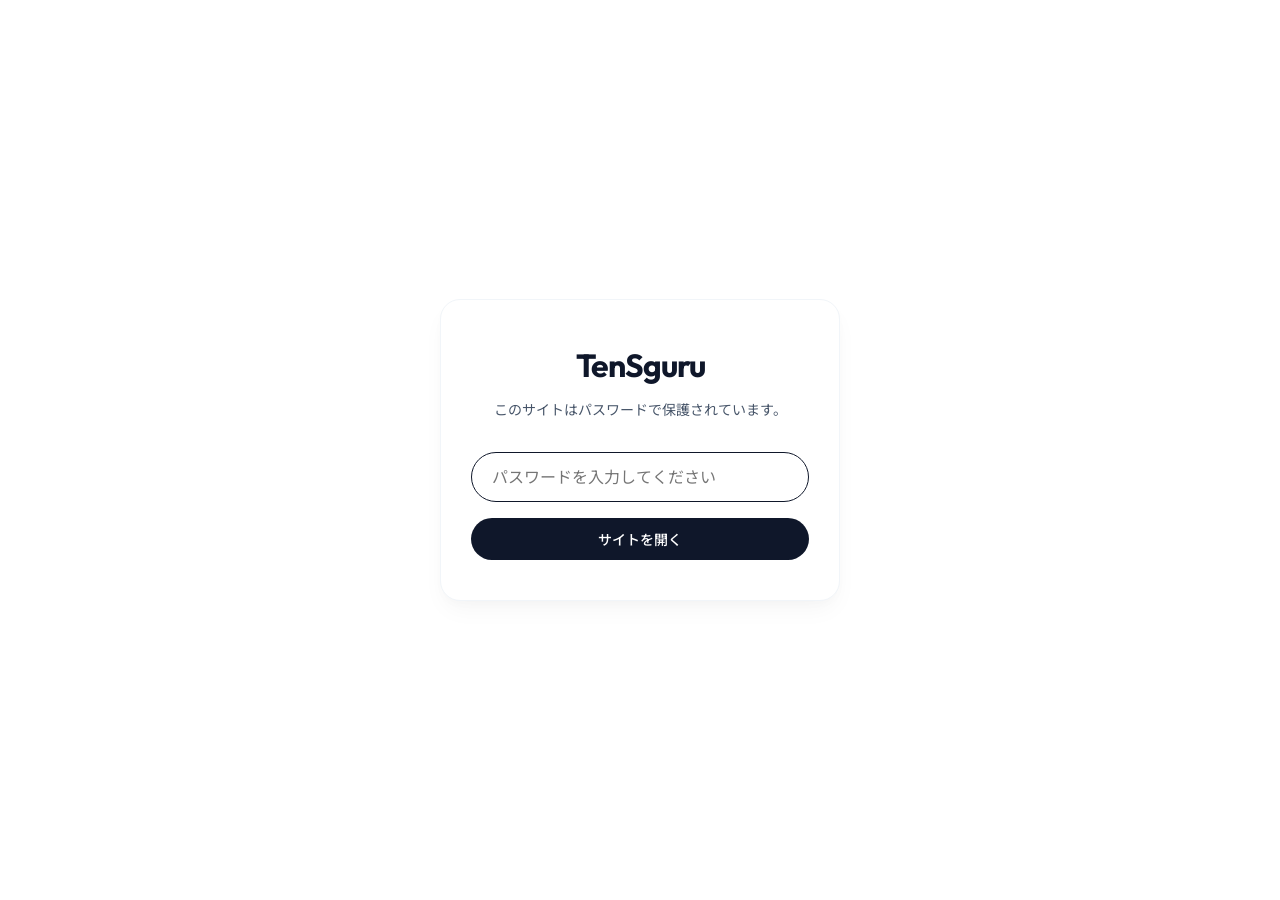
<file: index.html>
﻿<!DOCTYPE html>
<html lang="ja">
<head>
  <meta charset="UTF-8">
  <meta name="robots" content="noindex, nofollow, noarchive, nosnippet">
  <meta name="viewport" content="width=device-width, initial-scale=1.0">
  <title>TenSguru</title>
  <link rel="preconnect" href="https://fonts.googleapis.com">
  <link rel="preconnect" href="https://fonts.gstatic.com" crossorigin>
  <link href="https://fonts.googleapis.com/css2?family=Outfit:wght@300;400;500;600;700&family=Noto+Sans+JP:wght@300;400;500;700&display=swap" rel="stylesheet">
  <link rel="stylesheet" href="login.css">
  <script src="supabase.js"></script>
</head>
<body>
  <div id="password-screen" class="password-overlay">
    <div class="password-card">
      <div class="brand-logo">TenSguru</div>
      <p id="login-desc" class="password-desc"></p>
      <form id="password-form" onsubmit="event.preventDefault(); handleDecryptSubmit();">
        <div class="input-group">
          <input type="password" id="site-password" placeholder="" required autofocus>
          <span class="focus-border"></span>
        </div>
        <div id="password-error" class="error-msg"></div>
        <button type="submit" id="login-btn" class="btn btn-primary"></button>
      </form>
    </div>
  </div>
  <script>
    const PAYLOAD = {"salt":"AuNoJ9ec9dhQVmW6PixHRg==","iv":"kUo7Wg2f27DYG1xmdnH8lA==","ciphertext":"Wdv93gnc9htaEEP9Gg8oxXngaTytTjnbUR3gR24bHhFSMNMO0JWUIm59D/fJdGKHIBdKao+Vx/I7MzsS2FvdOFO4I75yFBCpAsYkzNr/i0tuw0B3WNCaBRWJeTyYmvjUMETm41y8vuY+UYyem9V7UlGc5RQU4FSGk7zQGZX7MRSWZEGNK6TKfFo/C9zGvLsF531QdaSo0FC1xgYYfUwV+1demV/5uoG+oExiJszoffGk67Hn7PI1xUD9MBQzr61KWcfE1f0DNc1vfRGW/k/6YIybEXwlcWuGmNzXTpG0PTDPhx+Zj3YuoJ61HnHz8l5VZoCRqixcoub4BbLjiQGy3XuRho4q1tumF96MN6hHyHD+hIEzi5k4PHVZp1Tvkbm/5az937tsqBxqUZ4CD8KJyaaQEfn2OSijQHzMrdBD6VIB0O6YutDVdQqYZ/a0Tp/1a1AgTKNOqZ1r5xkKwx56oZ4edIQe5kGdpGgtd4mHJUuJHBXCDhwK/XEfkZzZ3obGy++g1oPygb2J4DSMzEQeYvgyrVQQK90BMhAIPIVF/YwQu/Wa/9fH/h1OCPid59m4Q/DtyrkFXJbp788/Ge7i7sz2a6jZ/WoUyqxiFS6koDiUkhdb4PohrKYV5HIyagIkWhAOGVZMjKKJoe0RX0tJuaIclunczm1aa5VJeH950N2Z0kw6uw27C5+OmSLG/01j8+NbJd4MHlU0jdP1Zvl+z5v/oWyILlAiVOSkffyoXyKD+wkhLuj1C47sjOqnLI+PSIjuvqB1vAqEnmojTULFUAlQ65M6KXSlNdQs46NhwXu4d3KOk9gPCcSo5y+rTVAKKU3KhtWShjOleO13lMhC9+/hDDK87t/KdCKevAPaQuJGJ+VxLP/8wUZ+yUBr7jjGrTPS38EjzVugRdm4LSr+NVojwNLBV2HTfToWg8LkOuN/dBbdfPfpiO1a8oQt3NGSjrpuQ82BU+quVxcKDWRVUG25KXUMs49xymHsT50tWzjKDrSR0/+WbH5Y8o3nYJXwiFC/zEjWpKZpMJSpbvt5k5wzaKQc0dLYWHBl/Sf80DWIe3ASvcMJrfy0ZwWfT/rn0V3xwZC8QdzAhCbVlmfPJIU5mmgsoaiGRrn5Hv7eZvPH2ezhvCJm9WajflK8i0EdqG7gB2OGgrTy2C4KUJ6T9VpUnHFOAUg+nbQPFXyhoQrB8Ct66Q38nUsmrC1cRUh4eEB2JIGK49FHT2rRFy2//7AVZxru3NbMakZjDKX7IUh3iLHh8PiMDweMuuO6xGWVRMxhtSO0ZDJZKN/t/8M+EtB18puU7QdFV1yspA17P9Dy3NqhbgGZhmI7SEqu3hKPQEtBcXO2rCsDa7AspV1AFk9h9G8rYovgiEX2TwUXMfMa1oBEMfJCDcCdn2ufHOwBqfr/yhQKtxXNDD7LwICheiXS1LcpAww42Fl6gfLKwU5pDc6SzPX5xSJfrDJu4KhAX2zWuiJd1ILP9KhvRoNRvrWQn2h9xLAUzy0tRrk0brKr7AMpLVgy77Zb5T4OmQ3K37ZkiN8jsakhBpZtfF3bEHvyAoosES+yjlRdIoenUmR/77fYCyNbiqN4H8RvVLfNjweauFZxa6pQ2NWAJwjQqEZaSt5UAHCXm+iHpWqzLXeiXEtVVGQckaNOI+/xjtGR9wyi7V7ZM3jNw/PFvJEcg38CM7aLVsF+3wZ1U3mtziMwC8qo0W0kKPvvty7A+GiPBAq46GqKBLDfQgXx6PsMVsfC6xLGNEgA6BHFLwSv+uOiBb2j6kWvpaxWScc/LHAE5QZKz7ryxJGlPXuyzqYRspy62/moBlNRO3v4lqxh5EarqYXvVY22FFf7vU/Bs1ejRl//[base64]/dysOKs8xAHJ2PXw1u7K12kP2lfC1SFOOEAp6BSC/qisOIiloqgOf4BONSuycT+hulrVRAQ/xLnUxdK/3JaMfmmVF1xYGRjmhYDscPGjIm83o3+w5aXnPDyQWAKWPoEZf9rGTFCEEPpD8zueV0bA/qpQXqB9cBpZ7eEa2NFqGRtCFd1X3nI3liOeV3DQk2A8/e6NkfvXyCEPbUC263Qc45IHw1uFJgF3n4a4XkKUmdbnNUymOCmUPrd+Q2VUSkq1ztyRQB9wigrUrTDE9kVNiffoi/TSkXvYkLqCUIMMJiiXts/B1hIHWDpMojRsxEuXNnTXPTkzVGI1U/YHJ4gQ7CIQsW/9fC/Cs9lsbdb5YNu5jBruf0La5d4H8JhvgYRi3N4diWmlEOa2qt2d1aZh8R41EZqWKIJ/A3gOoxMEWj+LvZW0dO8OnjH2psqbvh6XJGfqBmVhPIhi55JX5Yhyd+9GjFn0NUDBvWRpC7FPEBhq4glFdA5xEtGLp2OoPjp5ubFsIrekPn7eFdeS5rR6hTZyubuuGYIDSuhnNX2clvb4Q6dWWhWAnAPLU8lhxryf0FHjTD5AmfMK8Is4rh2HyXgNi/[base64]/szxH+/k4GXQ9MtM/ZlilfBhGkJcZe3ooJTkGbwoGAMIsNBN3SogeTw2TzjhBArEi/Je0cRIFo5X6YjKKFxmg2etUvzlUkyFlkm402QDw4exZCCnwFS3DyQ84PBpNLRO6cnCxZFwIPfAsdmpTBBXT2HEo5st7K3JMEYxjA4cap34mmskqz6r787lm2JAFNxuEZLxm3pm8PA4mwDbCvhFPQz64+tJYqnoQdbXuvnaGyJUnc/[base64]/yNPV7UI6pgrU5azv0CmcLoP1C9gH8XTTDrnWBWzEJT2IjWFDP+aveNoy2ebAkDZaaQ1Tajw7BL2D7tuJ366EXMdmu+ltjwf3BPxviDEUBILOvFX92K4xPu8h0SM1AYWPI653+ELz3i3AL+Uxq33Zc1AEOlNII1/T3bBx0SMzGK/bBXuq9Ff2xgALVovPtD4+qLwJbL+7q/[base64]/ylNEup/b7/wiwm61yrI6TIlwrDoeTVJIRwMf1h4uvuydhBZMzAXu/2LHpC3PQJtWfwVVBZtPdTQ84tduHP+91NvDlF/V0cPU2QWA+snXy7AF8AQpgzC30z5Qzrk1uKZpp38yj5FX+2PoBbelvcu4J+IH7BG/NA0sIUpaKwrjw4ifGdJLjj3g/t29/ZxdiLe3ClJ/f58SNsACgY0IlaWZNHP9a21HFKxoXX/dCpqwIpL7IEc9DQqRjkUfi/4Z4mxLJICHEr/ZrVV2FoiTIsLwXZqKwgE6Y5/e/60cEbDEfFNpwRtJHY+R1XkdA0QY08h+qZZ2WXM/FOJfqU0IuHGas7qjlF/IpjUK7i5PW1VSnMCyJz91I0HnTGiclEYProgLIq+T8sEJEMYNNe7QXZrQ/F5n+TCSbTzrLs3/R7Abq7NZBzH2p3V5GrlwieshSx9rn4scIA6nM0Uu4NImwFKf2I57kzExI5kcvWvMPz1lKIRw5Sr1D3W3MMnl19wJtOfdz/hovv4Q/QgEZzQsA0ddrs/0dHuc+va0OzR7mDLQdmlNncwKH/PQOM90bn4h5LtyqyTHWvJ8tDbLvUoYDN5qG7svA61k6ZTtONoYKnOejHhZ3NB4hHEm2nnLLSnDeGgM4eiVuPiBXXs9Fg/Nh8ZImlmAHdNlNb9akV06QJMbbfjA0gtv/gbACRYumkzq7FTjK0oO5kduNi6eA09ClzB3xvPDIGG5AD3QG1cxYgNG8osUPvqIkVDCdhLWlqGbvKhybdQ4pVliS1rX7/SIkXOQLQfZpP9EJfo3CKcD9SRx1y7ueaIk6PG9JNNw3GW8Zd1GsQ6lRE7EkbkJTD2wpnpk6kMEEtxhl+3zZBDZod8CHtJYfhXVr7f1Oo1gmgm6NwpGKvaACwGJX9pvfBfGclu04JFu8lF91rqHM12QrjIMIt2qDmXKvzFzprkGnHlGiB8d4zMIaltIjFJb2Beoc/4t6ykFozUvZBdIwxE6FoBIG9Z1rWvSHn4ZdjqhVUDhjl2OznmRHOdHSzciwyvPZzoCc1Ik/StjPJl9ycHU5VhFqb8w2WvmVYDwk+I5VDtWA0M6/YX8ViAUg4igvdtAnCY1WHsS8riGt6YHCTAyDV3iJ+05cgJs9qihPuJgI0WIz/I8qkH2U0rjc7I+JHzCmdI7x1Qwtr7L3c8gdnT9XKsLoxEbNwax1Ur6s+ewd0ZKVS50SmSq0Zr4MTynb6CeM5QK2l9qfjcbxsMOyPAv1vbSvzL/lCXdVHlXbu1gQk/revkbI8NRAqrI55qJveWDuZumvku006XtRSFlRlC1GlsZB8R+Gqys7K9VvfXNAlImywlxTPsPPN1DiyInuj5U3NePOo98bfz6BiG/GjXXVsQ4Bb5rtVbV3T15e5X7DlCsQh+hRIuh7XbANvldMAWtYnl6310vxq+l0QZQ4gJM+KkkZSBBsQGMO5Y/G6RVyZAQAvSwytXumh94+BeqhyDWr6G55gQOjLoqp93WhIPGYJ4FEuANoC4TpkNs0TvFVrmMrXexaqClhW2TParp53zfgeph5J0gxc/SefgOmfYjI9+lq6S6JDPo81lqzpzePN5VLtMVzlsiT5vInAEOFE+lVZVoomUJWI6jfW0lXEq+VlLpWdmjZLNSfTRdN3x/BWjNF1cvXYao8ObLp5qgwmIhJOqb5YyWsoM0bagH7ZcK9e/5wn5ekG95aJ1KXx2OOIDmwF4DjFOKa8KBATeRow7qo370sPwX4RckMEGpHJanzNFucxWTQfY4FH1zq54Ix2c/uBnlO/MT0UUoBMZRyDwI4An03ncyg32/K3k7mVvEJ7aiQJRjDpKE2L0At+AeYaBy4P7NZsIxuxHGvH3uVl8yHeqldcv0GGK6O81yMdWXnI/DkA39VMNlRlMZmo5YIoUfMtJ5Qv0AeE2pWjAdwqpRF7A97H/egVpvXvBiYW6GQphxH+WmroTmNLS7QjAasHjhPyjrrvXT2RNPU2D2E7s6+fFQLFyGmifOQ+4Aui01dH6z6nbs3AhJj2wXZjc+INczuML8uEecfXOj3T44l97KB0cjKxHbw6dWqw3o4skG8u8Z8uHr7kKRlUFgmwJpEzV4v6k5CQwpsenv3gDqsNQHAnQ/[base64]/uk0VfAdphAgT+LfanWgHU9AhFZ8+yNUj5zPEpW2I/UQ/70AqziFDzfL4eI6L/tk3UOt7rZFTVYjO8x1aKVn4erKnSW8hPtIsyZsAXIjboRn2TZZcUjbva8CZF0ykajEGM11Nk81FMdKKDDrqet95pRemlvE5VmRVY8C7midqmPiCU44j3n6/hJMBI2EppKT8G/0XPxB6v6g17klOrIYALBcbDM8Nn4G9xX1sOS/sbLVEFOUAVHwFdC/v8h7ZhMmWLMgthsARY6Hb3Q4aDOmQNFc3TE03kZWCCifMWq7OdjjhKB6WWllEXS6VU066zQ+VW4peSS0M7BboEdDliApNCi6TNR0W8aDi9GzTPkQxl2eMFCVsyj2wz413gs2EPOGi93gH+Tdlb1bkuNji/imQhmA8pZrBc49g03nMpRy5vwtHvuNi5sEC3uniVQKL7zEosa85k+EsS5aZ//[base64]/[base64]/8lXDDEQ2wgd+VA7NDdK+X4KjbYwMRLuTjL7fNWFJtmXiSSU3cRmLLupOOUeEqhTqzfIHbqbq7B9P9wNQMY5wx/vrQ4n7n0f3lwXNFP+s8FXayGJGvx3MTnjzGLQomtGHp+FeLvPvD15yQ4tHT/+uoH5UaaZG+jksoQHKFRu5Mkaw/[base64]/S7zJD3eQjNABon3rUOlrQRLCJcnGyXjRH16QsmP3j6RejAwv826L+bVXGN9mlCfFdI/w0O+tecJFuzzF0Ac6rjaXK+tgb5uL93G9R6IQMpUhdo/Be2vbZECroxFSnH/NdhWaAOZSyQMHjo7DmU+wR0t1mByWhr2I7bC7K3QswLxUU2Xox1mVI+4RMkgKs4JqnNGPybVVveOSLXL5kRmDBT9q0FnXv10BBOVUM5vncuNPVqpvcvq1Pu1t80v32j/UsQvIJJgGp/LfkV4BM7Kpa/8+XqB01TnOk8S9TlM9T68ZjsccwQ2jBatf+B1hUiLn5FMeMsMQD5YY/Gc5jZdmM9Ith+EF8hdigdf5eIYQzm+5bSY8dZVS23zge75lEEcWDrz8T2A21ZQ8V4unIJ+9l3pUT3N/taXXHt/DUSxQGRExrAz3JH8Yg3unAevTD1CrMGjPknVPkqIR9Gj1ds9RovGICvBSMi2rLbioK1aGgiXL9D1YSbAOuUhJnObiHsADOW5DXpz3Zw06sKmXNOEKD4E5lihur3A05UO/q+pphP2q7BtY+w4VPqQgGwRxWrjTvJqjhSJj4tM8+8UaoeKsBbRMHuQrsQPrtaOyBs/+lFbWLMPqpdknxeLUztO7JrCKNG61R4g4kpVzE7DpMey3LRsd4R55BOvuNHKumT260ahR3sFQYLTS+aRp4dGOSLSVepr8PPuSkHRPOL/cOnph9O2LRFpJx20ZwWiJm6eqxlidFfr5nYhODGsFaO2WWguZw+0ebkBNl9H6t/7e7lmsFDCAU354VnBjbAczp1Keew+DxeDRZSxBy4RGBuw8nVBwuzW+Vy7oKhX5NiYSNULtvjOAmN/ZAm33OSdCkexdgyVSSs+P2TPFEEnYe2zEw+I624JFGuFdhWyUOTxuvkpT7JNs5WFJZOtd4OSBItt0KxwrnkyHDlVerAW/pwQ6L7GQfIA/m4mxpMI+E8Z0pqzhyT0I3Z5Ogj0/Bjz2DGCaGR29U6FVF6kfxbI5ZwJtr1yZ0xnozurknHMtTu8DUFWUhi1VKtnhj2zhtZeo78BKNYNsElmwC7U+xVI9Lv+7xP1AaE1W9M2y56kjSyOzdBLAChBjPFHM/1XfOoq6KiewEPUjUpWb3TfTEvgh3ujkSeBBVhOz20o6kWC+ck4XmkmHEByyFewTXwNO6iimzcL2SxXPyXvUPzihvJb8YE6vcIshZZ8g6mX7z/WGuUeNWi8YBwbirdW5xkPB9fgKyL4/RX7sFmfxiMsB6hAJ4KPFKWIYGBb8PkbYQ8V7Vd2YUN8gILUd5+/QxcWl7J2hkVDLQGc8Cw+enLRDfRqiWRy6FPfHTBsuqXyj+d7aeZcM+1NPF/ol4uohxwnViajyuY8QcklCrLYdN5GqS5ZeNzUPMJn7QRpJJ3DDUAKAENqjt+UE36tXVSnndR/Cn2dChREKaqdorfNtIl15tEdT/67OQKa1IsO9ZpB/Vx1VW4mBBDvuKtNelfOi8vzCcqYlQu//a36Cnrqn5qnlGpcpy0HYnCj3/GxBzjBb5S4abTO/NELvg8Bf2rpT9A+9VhFrYq26goTVyIgNQzVjJsbPXza7RZ6nFK6B/pSqaOUTmNVTrQRWVCsY9+IRrBcPmIVrm2uU5c69J5VgZiRqmFmbzQkyHveh4pOnzP/ITBFOeiKIVB5VpY6r1a9EKQqTN2i8ZnWoRvimQrAP6Q04aodZVHXkulDK0wvAEuGXSQQ8gRiHzF+A3WPw7DtQDpbV+9QHRQ17gPQEktPmZQAbdD4z0QIFBUyqeSRkQIz/welMsKzz3iTHbFoNDGH4bY+BeRWeFxcRkQujIsVkRhhzPOJcV9Jq1/yd8OdXhogZ739e0+fohVykkrnZExiJyF4vOlME+mQlnCcmnlJnYgXTcCXfo7vh024miIyvn6w+Q1kfEXUwIEHud6/6VIWT96bUZrsgpeceC3Doe564D5W3HTt9Khs9CqBU7ZQbQtzTs1doNqDvF4ah5tDPzLP6Iiq73YkyFFpWphroXxMPNj9iaNP4rHCDXbPNHki//[base64]/347uMlKYpNfKODepB7CB73F76uef+J4oXNWByiXxbG4xx0zbbJS3zdquqMgjSrGhAjbLMYw/ehi3IQAzpTjTwQJ0UK2AJyS3LFF2X2b5DImlKcnThbRcy6jo2UhKGjz69muz5GPVxXCAvwWTUg7Qp1s3teghAj/KbjVLZfk4vPUqdaWjWKyl/lLGJ0m24U9TOU+EsAek/Zukjm2gsUkrgs6s9gqwmzNqXly0IiGfRNecH1Wl7iIaiHNtyTsdHC+q420BH6JtloJs9WktYtJxbnsJ3b2Lv30j2oMI6/U86JWCg/2d4bIiVIwx252GFSEqnMKc60Bltqwxc4NaX4MjXGNGk5HVW2sECScUeny8s1sUh1QOQtL9ltOK1PnwK5DbUtkOAQi1NDAE4EeUxlWrzakgvBFFdKsWPQTnTLdc8Vvn/GKl3vX4KeChpUZ/[base64]/PXan+FYLYrXpMawbVJ5xbxKX9WDmJJOER6PyFSMcKjAAwVUWTxidhTJc/NSnL3eL8y5PgpbBbbu5LXaTGZysOFRYwcrwK02AF9GYp3A+uI5yeAfQ5oBrPGM5xWVqdqKtnTWLV3g9KGc0TLfW70a7YF1fGh790pibCfMYZNPMXXIod8dwJYLHwRTd9FgoWlczWc3ulKHC1hY/BPVu+fXW7g7Yt2nnobf+CUslKoG2MI6TKOAEjpAEd8Vd2pZTLqa/PyksgwQLT34WDuxWjXnHzUZLrnHm2DnbsO6+DEzD1MNvp+vNeik9yIxQg2PCRbOdi5hFTHiP750QkjNJ0BFopEY1xgZO+eVJlnPR/z1B7obJJLaVtfpekEUlQbNGMdLBNGTkrMUp7XsVR00mXHjHa4OtFrusik67OKvEk2pVqMU/ZO8HRlY/63/A88K3epqlJfgWFP4lsflVEJhDiAzCui6RkrJ73uUZsleUL/DlNmU7VnnA+/rxpkqgpuhuVlJFXjVc9J+/5K8OBedaW7KmbzEImKHFjpp2/Bkycgl5A2xoBHMepEq6l8SA6h00qhLo9572rtnatxbYXd/swTrMuHScwiy0rtwfNxPpM2NCO1TmYiTHp1ZV7JJLx5GGGGqjmkGuhUCZmbSl0eMinjjWDTMgbcStrunuKth2mIqw+ootEO4gImvT3eRq/u7MkOqJK23NgG8FiliHIQJKWS060go4VaLaiOD4R5voDMQX7Il7kOOLHywCAx6i9l131ar2/iJCO82JiZLIWkPAJW5yrSmFJN1Fa0ypCLzWih1bnziP3/ctNkEmXRZhhoZUcMpi323jpsF3AXVxT9gUz5Dk8yHoKLfQ55qPPIooTRp+UfvehgyeTXYF4nTP8wxIjdi8Hb4JgwaQ+ovKZ4U8Qta0vhnnZ3o4ccMwyvIKrWwmn99lkDiQ9rIe4qQbeg+/beYr/lbcOoMXbDjzS9o1iYn8gx3/YHUXl5MJi7vo6e9gz2ibW28gW2Wp36MtkZV3r9nryvPzjy/dD2k/gus4ertGhsx+187XjnyLYB8LKNwGE2I69vYxw6fbVR3SntFXCspH3IT1nDVLT9uZrcBUDVzE4//Oj3fTT1DBFwfkhQBmJtSEJOnACY6KP8dYaa19x+/IPcpfGPCLrbb+vZiAPyn12BUFT6Y5CQ/TSnSR4Wp0i1GSjwhj6GU/[base64]/SH06l2JAyYZf7GuVyG/MvH/keJruBaf3AQnnB8IS0RpJ/8ro04lyorjUwO/fZVdFMIiDJOqjX8dsTg7DGQk2R/[base64]/D3TQ1jAdxpDWK4MN02Ji7lVcyPobunDB3VBvmvaYBYdGOqdu4lfUSKNfQzQrw7bSRHkp0lpyEMnu/9A3FfT88CtCrlUEEfaLepo+54QpiGZNjeUniB9d7QSXnMqbyvbwD9BRMPFBPzvGtPndPuSy1OW2d7xXzp23toRse5H/VtUmsFqXfVVySGEiHUkgCC6yexgDAvr75xvGz7cn4HU7U91YUkEcId85VI4HV/C9CIZluNGCWdje4Z07Rz3knQkW05S3zxxzdcMwOQy7VfQJi1xXWKUE2WYXmDYj9ZtWCZHRwnZ+UZqJnO3G3K8Yl2PlL6alkhCE10YWEuJvjPPGqc2GeciSkKxZ+n1guJb9Ec8109XUHy7ix1ISkjsvAry2wQTS5v25gdp/76Koq36qUIn0gAonjO5H7bTNDwOBgNE/DwichDd8TUP/K6dY6GtJ9HbC2l1LzmhWuNoQmrF3yqW+IWV93g0DHoA5qeCl2yh+os/O/izYf4OMNXDL//0apjq+3XrYJxtKBcHp4PW4ccirYB7LPs7g7qtzHXBwgWxouzMjz/ofYAoUcZyaIu4pOZojKJ5q6s3ykc384QQMIQGF8nqrOJFMFQosXxgF79y3XIciEM7OTMe7KUPNNcXtq0WaJ5+dVD1ghn4bIPgeDe+SbrZO+r84eO8Mdr8wGgcoq7gL+6dORKgod48Xma/ersa85CWOMYwoStNxXgY1lo24Wcrb5lHyMjZMaVD7YGLn3phOh7kuKT6AOJ7uVBZSHLAeq4Kb8YHoWPWOn+Ryi5qOqivEXPmNuth3YZM94Zhto9XrMXo1mEzb5JayIkoIa7/xDUNlMgcp+x3BwYFTFSHaAu5NTq7Dkf9qNtruHJouEKCtBqCrCBObD1wimEPJhvJcFnyFjuE9ZuzLL/6d5U73yiTfYZOVLGlXWfZLWKRPKg2IjbHiafBhAbHszf0gzxEkJCuTH8ByaK2oacjveXVHJ52nVl/QWbrdaBV+A21GwRsLJeIvXX0Jeyh869CXFe66timWjleWGCQdrc314z532ldaSxf8ioUC2Xd8Uz379/unE2aKSflDJaIeDf3sm1dkmrL+pn4MtpEcZgCBGi8oX6jMDHyD0OrmU2zLahi8gs0nOa7anbxYZeHgn3eTHdTEZch7jsTfpoSnnL7045MdEzvT7Sk+YlqFjtAHPeEQsOqCH5WCi2FyNR/WCHCGHpkvLKpU1dXk2h/C8c3V7zoPJxEkkiTpG0bMsIkvWaV+V5XeC9aGKsHQ2pR03DMfKfrwVnO9PY5n85SIFooYgJXk5nGGC5Zhc/Ti5ew4IrMubMNn9kzUhsU9FC90DBfX+HnwGiNi6x4SypVzZ+JdOCl3uj95x9nawq53INzRDc4CrqYxYQtdwUA/y1esR5t5RhDgmEyTEcNn9SdsYdfWdLxP2vMIiWodjOMDOsDR/ZIRAL68A0TjLKsAETv2IdqExZ1z8zyD9oqj2xu8t12aUFOvG6f0JUQpWfAW8sYPElrJbEQe8hCDv/RbrUp303a7xv18JoR4cROkOdTQTeOuycXxSN0+YFhVsM8klQduuybmUiTh0sozY9tJDm8i2SAdJNi0hWuyp4QgGbBhzXLN1/HKqHrsVf4qudvuy7PBP5zRwB0h7X1Wr/xEcUUlDmsUHYxzT2ADV529Chh2LIO9hmwUxYvhLwMfwmzN6h8227tzIZ11NDJygdSeK4WdGitZKbTJj5bm2H0KO9gS7eTeja7hmRFRzGkqT6FmW3EMZGs6kCOqXVi67QHEwgf5BwV4fyjM2VUv8o9slNGebN9jg/uEst3zlAabZNV4s9sErpzp3GDvhIgObtkz/[base64]/i1tt+hCdmtd3vUACrcLEJLjk6O6YM+xoZDTKT1YH/7foZptvUVTAi03X1wbtBB9+6O0yhFhhaBrowG3rSlUbUIpdqYZt1E5sd1YahX2MhBv13VvW+MYNwKxZTDA4QVrsVV/0lTl6iwLHvkMg1aGy5CSAiyRU8+YVy/g72lhM9SkgCoYn00AfdQwz9v0iZbeKo/xkdo2xiPnb3+HoHBlt7pfHJAjdmYrJ1cLdcztYgTYoiUQqjrGs7B9FaVLIui5lacSNSUCmJ/3sSvcYhY/6NIxvWgazYOqfAn32Kcjhc9Bc41sLwNIdWQ5w9wGXQX8MZRX9PH8wXQB4ZlBMHEe9N+0hedhizKMQCjasWLAvLC5DHI2eSkl+Hje45672kAFUdr2ew9YDe3poT2pnaPGU9mle0EtqGps2sBdETXp38YtGdJt0OHIC8k9516qnqb+xXDJn22w3eBZ6T/xtY49JbLKHfQEMrLIYnDJgu0YVTM7tXTdTLh8bo9PVWaU+2oB9Q98RO3IFR4ph2jCmXebTBKKB9MSJboZMfPjwKCyXK8sOS/phses+hNaZLMGG0qmO9Ri/nI+9D9Rq4eOpGyUFEjYefxF80JlybjiYsQPpLaVHoBKugTJQWfjFz5O3rsPvT0+RJcrb1zxaCwttfhj8O3SVT+xROJwQML0lKEfKbyBmJ1nf5bwYrdeMeemTGBUU0Ip/lQ0e+7eFKvlj9SdccDblcWkQrUu8dUmKPvguh1Z1LbKYdWbJ9WrdM/L1H05SulZgrUkBSf7sjCmx5ls5vy+JY1RTgu9DQCxDl//pqawrlN6HgFHf/+J1EN/HPivQ5MhLbFQbIBuvfR5ZD4yNhL8w3SuNKkwSn0RF/HN7PQinHFIHX33D3szFPZDAnouSN03uDtKEzfAaSsWEPeQQxy0wL4/IMBXey2lU+1FS4SfZQyxRC/W2gtn1BRxv+b+Pu9S0QO9jRC+MuNlhDOoJvOc/I3opD0pijPZ3AQZ20BXQZ2CbYb8J3YfTvfihYLrsjE7k/QMgwF4GRxVBNDhwC04+6CTRLVe4OKzdzCFWPV3xto+MkUOO2N17wywZax1wtMq0M+0mnR5H1RG/cUdx6xmcFQ9b8sQN5vz6+sro0lolKo+/248iJhG0oVF1MUFsuyY0nyVOxbxRMvlMjC25h9w67TysPR200+6bYDY2w7A79oixlbxfcKIyQiB04NRJiPaz7KxkFC/WANuD91Tvi5lzxmzI84Q/jaqW5xasze0/APvipmtpBzAF4HVX8cY70y8KjQcOdkgRCLlvbwFY9p3hm7nRtW9wJ/N1A1w5SoKb4R8/54ys8JDwMJcgxfxUXoyyRjDFGO90ZDv4zELQIQTr5oGJ3OkckI7Ut13v4BeQHr9BZA0ZYWOWxMcbbQTJBEhtxWPTWrugDerc5LAR/CKuxt/2hkKYHeDf7IrvJuocPD9o6SG0UTD/VPmYyqWn5gIjN+hy9LYCZCJupAulO+pEHSt7LCCPJVacBbBlp6xfNYyQBL+2MRlv6LhLe0OGNlcEP2zjN7r2gvlnwpiFyoJOrkbt5gL5ryUBv4JXUeQ6z/u05Ig1tnNwWWjYp+8gNPIWsVLvfcrc/cBKa2qAVvv/ccOfmYbYakiE5UaFGXd00pJIHWtz0LYpdMIeGZSC6eh+WQCjBK8dB1kDCAE1gVtVzl+CUWIfo96+7P5lUPUp5d9CnZr3vlJPtGQC1R9L3J0rheOm4jEgTMlLrtAR5hvyG8iPpDb+YB/XLPgvB993aCDkP4nUVaQden1HxCcoeGbZocHDk64JGq4a+TWCobQA9srlhzi1P6tvLWogXx9PKlFGsjt9OpcrRElLw3pDCnutsfNhjSBt+coON67w7m8Rm7tVDQ58ziil8H0P4R84MeV5s9mbYl6rIWuPLzcqCNQBWO3awW87rvS+b0/F+iR4mR3kCJP9cQK3j6JVnflR8WqbKb2SyNcgL1WCgYLAmQkzjnEIO/[base64]/EEmskcFOvDX8NaEs21v/2R62GyRsLwC7a+dM6IJ2ZOcByUkAZjj4k7vrK5+FzR+Y1Otio10NYsnqT40eM2q4FKxlQOV+xjYol/rG7ghSPFroRnrLDUkkRBdlsK4q5VZcyCsvRQqPh4dk5uM78cD1lxeHVZHZHN39eiW6GVlRm0w//6yoYDipBQnAXweo+RAan1k3PnFCprg/wgxhPtCk5Dis3yysL6OWq2xzC654q0oOhzSyJ7qXnI3Ns7w9ACy4+osEnGZpndQdNl4CzH4JnwCuuP4+TlCPLduHaumAPwzIGkIZyUfrJ4U6ylF/R5k1hQ0vefOMovxnNcV+mrz7H+A/[base64]/jxay6dl1Rdm6f4y87oP4+0gGzYrf/GaedrCgQMEymfRFLJqRIy+ZnImu6TKQpw2Oqr0YdSRZEiO6GRT4tIiLpJKRPB8it3Ql8gUhl3/JJGqngfmWZu0ZqR1qdc2WNgwhO2F5nxjToCKRxQxlhRcPlzKOHXPh3JdNuEn/EP3P3ac8dABXDMOgUFqj3lg764uKjWS3ThPUt7128q3KHejO1V5W5tn4BwDc6COXCvUl14b28I80Gfvc7mQTzL9GqFY2yGUrLctVEWbLlP+zgHJGQ97ifmUObh1LXN2GhOqdgQvuTC1BD4L+qfgVAp/z73hInr2nZ52axM2ZCQko+51ErbgsMKiN8BHpDg17vrWE/XpgKcER93XMGz0PZXzXn3ftJUeYzQJjEjf9FdvcPZB5UyGv7AA97Uaa1neHCEbkFyXnE+i8t/GTtLNQ0jrbMohwAbtSyzXS8ZBgtyGPU28q5/0WNLRuKWzFONfCZPwaG42R1jUreSv/+yOh4vXtlqFNkU1n8jWMWqeeuXNEw4gG7qyrfc6g5A/jXKBwYBmDsvVgGW/5dyPhJ3FtjoS0nyy0LYL3nOH83vJM//ABqFrwIoOjfsAr4w/hQxp48NtgbtW/ZnYIVm6XPa89UdMIGVw6hjskVtQuw6H2QkhfRy3XI6QXUXp7fA+YbKbgxr37+z2ZSCkFHfRJ+bRaLA0daGZ5x+QdDV8EbGJuLMQW33R/[base64]/g0yZtQochx0MaNcyCUt1/bNFN2shCKX3gO/5gKJKeNh1mlFBoC1611GPEPAk9Ex/QqY7u2I/YQWit43cFf+PWn3vqKOcDlCnBnRMragtq54VvR/bcA3YiBmKYegddT2f2JnrwaYbK8w9nybaz6o4/5BBxBZUciMGWNhL4UIEJ9Ut9TeiTG3bVlZz8QfcCQkpumlxR/gN3gNv/[base64]/V2XUW/npeh6fKHm4ahhV61e36ou4OtAD/hPp7R4m6zBZOlyPnMsilX/M4u9DXLJ97QJf6Tc8rAhJyn8OekeEZikBCuJjKMtUi3Qx+A705367/hApXGqnautgdDJdP46Qzcs8gG+EQjxThn4T1/ilM/IjYC8nEyfqJDPl/v/[base64]/yj2bpEjE5Jr1J7jFkXcPIvLk0mbOPJsVa8X1XhlsAjT87WHYmOvjLEYr07ZARkPSsN04YtTiTUdyXvydi7TVYAh+ZinESkWKZDzubdskUKADx91iRbSz++Au9eZy/qesiS4ADE4JvxAeHm8JdliyVzH2bnB8eu7KQnf2nPUGPR5ozN5tD9aBO7jF4DzAJS6sZKWxkfrovVbLGZbnEO8qx1zjTzeiOZRWV2jjIvjEXVXkfZwWKYFUBE8IiTIABsuYYxEm6bTEp+AHL7vOYrFiY8I6kVHUJ9MKQO2H2F7PhBN/AA4lsh9D4+pEIulZGGzlhg58ZjXF98M9h+24oOd7+7JfKtopPLXcUyPIRuuoNCRYFR7w74nKROMqy9CniYJj2tDjDQTGKTpRMA98Pg042yEm7JfHUxt8Qyb/sOXfEUzfHsrCzQjLo1FDx6rJLiR2ZM7aJXk60wEouxShX+ciz+Q8KNUPgaBUIzulIxgly8ikbKL8TIWbmBE6v7PcuuKplmTYcz7KohwOF0C+Gdz+DFpY8pftymFxrBPKX8woRzlQweXUYJtFEH4U22nvX2bho3tvl2LLYFKz/4rfLFs4UGulE5Kvo11YIlQH3JcvHd+VIdi7aSy1vErHBxkwmTn2/TcW+PETZHgs0GcA/3wqyNhto94HIxkKUSbwDqQCHvPXvghIgz+xS20UWmYcGMXfqdOe0CfzZqH83Gi88TSVwHtZujlxux/LRL2/aYb9l9Gi2obbbVVcLLsNE7UlIbGcrJ14ABCEqwvt7ufoCnkyVeug9yO1LO4nnmQoQS/TbMaOWckyrX3/H61SUpib8tF9oKPvt0QDC0GYkRFxPaeQOpx2aqm4cg+nqwzVWu7e8vWxGzmVQFNe8pOPbmQpHMlKA+6fNYCoThQFZVMCQonBJPUvo/[base64]/+zpM6rc8yD92fmud/ADZxEf2fMNjJsBKw9eRL36nQeXvqkilIHXExtjuWLmgwsQP48I7RVV4xwlclyuN/6D9aUl9o+39s/eFEx4gX1mTxk39yv/q+obeD38IDCxHoXn1n/[base64]/8C7POsfwzrmXxHrxynzuVx57V9nGwIfQvzZBbDNftEC0pPwFECaQx9IRgY+R0kra29GRSZYA9CG/LDjE7OzSrLDIENxemDWSAYOJLJBK7qevsLcAYB1vzgGYuiQzM+BrW70R/Q41fNLq2xZwV/16P+cUhuFhriZUpTZRhkfnqxN36I0hwFbBmDBZ/zGza/TttpgX4bn+7LBiuzARUbzV49UFzQR+ZucJzNbtfdHzxlmSWXc5pLR0DGVPu3YojMQukyEHO/zAInwKnIJje87Ug/K5i/JB5/hw9/gEHsaZp4XJgIA7GYqg7ZiKPizSIMt+dEF1uhXqQgQL1ddu58x7fBLOOOwMwjv0smTjpCaqlDILhPPB2zmAXb1saR8tjXWwtTqBX+Uj0k+1vNidZIdEEeJE6s6FzpaN1pcVHO4FjtGOz/KP95gKpImPv5IlnnPRJiUt7H/b93zp68v99YhtBNUtXv5aWLhZHSukxuSaox5E+xIsDSF2hFg0TN9KHTim17EKgb7DBJMhZjJMoi+z6oB7Lxz1CGaTk05RQ0bPvXEDb9536Mh76a9nkWgU3ChuKIFbUkxHXLUV+i6IumG1T2JOUT1ePgLU33OHXk8FE5v6ZdpJj0SX2RyGaCPOygiAEPjSh0w/mS67DgIEx7R/peliQ4J89Pul+VeckBC6A6mtds4VWWyc4vN4qRQ1Yz9EmdUONgqvsl+7asbbf6iZSzOmKuYP6nxZJex3SiNYvmf53u+q/+EFNpyN3Oir1ggnuIOvIYNC+02uAxG96GbhT2q8qzReOY/W28EdX3/DNSPyQXt9Inbsk2f7OWIS2hycYkfKrnHV/cpQO19gIIaoNy7JzfL+L0da/RSUcUMBWrJMzCVVQmJ7ZRhNiP/716eBlMKcinIjoSbLOIPHnGq9sFxLgjmhRJPuvGvgTaw1jzfrgIUYJ4R+WBT5cvy3PGxL0PgpNVHbz28nQYZRhY21ruh7GHyu5VyQNKR9XrBwa8Jg87/W4l8iTRxomjcGI+RWHG/HpGOfvXHca3yDcQ3QOkXyD00rR5pb9VsIWBYjYyCr8ULvcZVShXdJxzH1wLtg76vRENi8JuCvyfSLzgcQ78+mAovWQeE1YgJUZVNgruZ49q2XzKl5IG694PJ9fc9Mb77FfShflZ7Huj1ZE6GX0T1iYg8kHKPUYoZq/277+tdlfidHzm7J1SGlylV/Ut28bkWOgdaAxrwBNeg7OcP0Y/3123bSBWpsKNLZnmi+iRsYSuaNZmSq6lQGgoc3KU58aQ5rtYFqKhXKbzMNCPfWCx6KkpD13OKQusDMfPX08QBqChe3cyN1TihXqxDH66hfaD2+nJgCyFQiDeg8GoSrxB6ChwkFtP9t7tUwKEFYHythW7PC+VM9AFOSacSaNQJMc0idmb9r/RjB61mgHjN2O7p55UJj4bvnbmkBUqjD/kInujMFOs/dztJSN3i7hy03azQ+W8Idw7jxoEZW7NWqdAQ4qTjMnjjVHBgyFej3/EjpZmcklFcxJoD+/PhKZFhQFcCA51bx8DRoUW7EjLX3PIqZYn0u0/rCmZDglVadOiIUdCXT5wL7u/6VasU7dQz2fNGM1QVj+HpTAcq3f3jcTCE6CWDHiuWfeYwnDgGc7yjWD5sgIf/ue2rP+DwXCGQaMtRdtK5xWiYkTOU/TTV9IoEd3TwHm2qBrfUmMPCSYqkshQrhqjK0QRlMUBBLHrg7Hv4nyPGPD7uYLgWS/Af86Ky8yNYo0Z4TkewXNFuc8R44om/BMeGHbCzzulncLMlnCJzwGWyRKgKJYhjf0fVy0HJZfS6UjMAgBAHUAC+q9dDa+7iGo8Zl+QfW0Ijy1t9HHVWdj7SEjTPPU+18ACZLjnu1+VyvaBML0/8QQRxUmjEVRCpS60UNEfKxaqNR5+5FYBswnltNWvGUFn/lokdv4u6qqENOKSpLt8c1ZBk7ZAaammtOz1v3aIIvbwvYGnZbbWEZGvbdG38cZ7frpz8ks/ZRhqueLWVuwVXJkxazj6KCHDdQWyummdu0RNSVdNKl9SP14VrPG2phJxzgCNedeZaMy96ZwJgU2QE6lT7wv54Ypm4bwDvFN4r6Z7KGvN+5Qobhkad90wWBZ2Yal7uTJEpt6fz9/KERexjZgvgun0b8VBMi5bT/03kJDbdOkHvTioebPiaZWUhrF9BEg4UCZKJC5X6PM3Xwbv3Qs4FdgWfc9VnUd7ZpqjSl4mbqrfbw0TgXwwHhkEfXdzJdk7WFrATnwcsAi++YidXm1ZTTlyBKpHHZh5U00CEKdg/O3BAiLHegeOc9YURfbNd3J2MtxaT31ujfN3f298TE3Je7NGkE9x3rgJ3mvkMXIPmpEUAoFgz7RrQscivBfmxAaFv+RKjlaSUyzbI8zd/[base64]/FP7dxY0SXbyY189oVDGA5Lnt0esxDTuH8GX4cwZr+VSl0J3rRxPMosfpAWtJjq22xSHd3k3qA/QJWzwx0EkHmYd3v5ujb4x55URMk4GcjmURFNvNoZ1qBcrW3kHlKcGmqLODPiyK7CmgN0PSFG3RIegQLkUz8YC5VveRfwgDo/NJvV7QMxlgGn0xKMa3TPZYLmXrxEZYC4R5ZqrE/[base64]/QEC9lLdE1w71rp9x+Y9z0OZGjz54IiQrlGY3gC6lHG8Lk31mkNCQ91GaRA0n49eF63Lvb8YAQli/Gn8NLrP8FlB8KeXB2dAJptWC2ATdnSehwNjmVgxW5mGlrCyRoecCMLIFTq1EgraGtSNCgq+Ix/EeFQ7QJ9viyuSBEwfBCviDqDTe+HRNqEgvjaMsc20To2QnEQjC6pFQUFEHZkBPQrOUqsPWCkqFnaiMtQLwqg1NnG5OVaHfOboQokomeMBbFPk9VzwvtdHCsagY/jFPWOo8ZT1IHrO1ifI8Mm3DXS6RM1y7J5m/6mlUdeV2pxL9ktM0nuD7m/qS38c61ExEC2iLwaP64nyP4CBin8wF4zNXH49VcCdLIl8/QeUzrwOUbF6Ok9k6eq8iPa3Pcp0wBv5Ls6kg8jDrcAyh9QcWrAEtTrti5E2oHAQ6Hsr4SoUaeovViFB1gLH8stFqpyF+baWkGmgXgZBowStUMk55iGae9MO2oaV9ZdLF+I/TA4Tx2C7vrkWIKSaGhU8RVCDbEPPRrfrnqQEFFdguGnFOXpZqxqtgbEyvsXTGi2WAnj/bpVawUtmwUCBTj7v5z9XyeBwEOOU8SkGgzexKDs0RjRRoosjHFzB56jQXC9wN5wovPKjkLVBnzeEPU4Pa5iTAq4NT3xiWgvgkQmBqSfX+wdm1kdbwdhwhEB5dx6FsdFwzX9XQChnDBGP9tQ/wOBW3KYI352UHZW8EOlDsZwWvPvx6TksZoUDNLVdHBuDxhOH9AkPJuJjJIsrqV0rNo2zrtVhMufK9uUmy4PI9GiFxqq4NBF4bfYkibCI6xuDSlGGRvGtOMYHMcwgV2a92qmbspLIeKokShUKEAoaZW118GsXpJ8wYpahwv/3TTEwxAnm5VTLRcA2H2mxaF56Kz4eGFuqg5CSvYlh/77tDl841RHnsGZ4TwY7ZeqHzrme/ZdjQjzo8hYg5JlIWlhWmCrfmRTDNl64oE0tmDLlJShoTTGrkj2gUfR/gygz33rd1y8cjH2GFE1sAlS0Cachbp0Zhr8okx+QyqRUyti5H4L9d2QDD1XZCRUSxniSZ+bl3UCGpujgQpMzLWaXMamz50pnzCLEBQdC9kcbrPcQHfZX3PtJqpb1/CEhS83uknKKSinY/OYTxqX635RS/xI3NLdaRG4fyy/CJOo65cQvsoMO+wnDPvQeQ+AagSgb2YEZgEEO6J7ef9/gkzeKAsZh55Zz2txOvfvUnG9D9TEW/+7zRM7wdRrKZXpVqJN1L+uBQPtZ2Smixg9sPnXWy0Cn00iiQDUwSZWfXi++ahtGMu9SP/NpVKpWblA+PGVbbSqzhz4teaiLxV0WiwCV5bZH4z6zPcThw37uJYNW00vL0sF1MaWWn0hae8iSJU07hLAxwiWh5KyRgvwCKjw6jExc7PvRaKdbfOMFVz1q+LbSuR8vLHk7ASmIFQ8HG+/gNUahMPkT4zsAo8Vh6PBeTDLAYfHWNKtVfE/a4vqZuWDRtnaui5qXRqPttzyM00ZWeOGX917AuNM6FC1aN7t/pkD9z5yjkcAlUdoASd6E3+b/[base64]/7XJvQ89NzDyvL+j9U5/noDfbWPXXl09+su8QzPwpx9cs9wKH6vEHWkAMQLxWGaYpJQOtDErcNSgGCiz7GtxO1mt5Pi+9gUt2CsO+vV1etPKX9enYfm/S9mpH0QWteevKIuoJT2ZGZKboLAaUxlLgwwNwrwQxq7EwOkchr+MNkBk+IIc4FDZ68qD8pi8wWYR1AFC5hlQeUj0Oflm7Pqa74p7vBdprHzzqo8KgLvjRkVtwPmxQ8wpsiaMjsZuV/WYWrFyHASqWBjUDrnH4LGPwskQTMAdY3xAjvOUu3hohfCTeF9D1zKCQqsW7DFzDAso+KaFSVaPi44lnPvLhuBem+1pyxJ0+fvuVGvfScUZHAdwofIr5kLfI8vbDKpnj3mXbNr9egMJhRDwQjf/J+BqNN4NyaRY77RAV/V0CTB1/11u8efVVdFkNvYEn1sjmc/LJMXBom3SRS6tYW65Zi7cOejdvOQepgGKxQnlyon9i/xM/yHzuNqbJ9I1X2Zni2/4wqSQ/Pmwkky6/eoTwDI+DxbeeG2xeHuYH2fbCqMaQZ/+kwM94A9SwGAj6Y/ji1A1e+YhGg1CHmLNoipFlAlSIaPVHZTj+ZY6oa/BlO0z6Z+/zk+nptvpy6rwFqql32WyxDYgZalKUNXV93jc/QQVVlfqUlY6wtJnjY/tkhMTvTQ1fMxKfyEPQzqPd7itJEJ7tXAE9BeE8+xG+18C2E0oI3erpm7suOEQfnTUmkDuCcDJeQXLJ6dafBJ0IUodWz2DnBCmuFRKPAdzFbGPZO3KWqPgFMHet0/WcXwh/3mLBq59fTQZuJtktYrsDAbzvCbIb2V4HSeVJuYlme3Vbvu9axb9Zms5HyKzSxV+XYahOjK0JRypok3pnVEyw2TfXm3HtpDB22xN5IVlAiISVSIFIk/SrQrXPKE/IPviMurku7U3CU0uXMjt9gwwAacykd+VDATo1WMWueyQ2CTFQn4NNj7NVR7z1VhNU3JGhUfc5jB9p6gFXdd4MbRA7EkjyhaZTzqcfFfE2hTHSbhVfb29LhKjxvpkTtwpS4jG2AOay/jUF1deX/FJBjB/UJ4bn7A4SpZAQIn7dYxtY6eTRWSwUV0ZkiwWX/WuEMSyIBiLFLKN9iQXcuLVwTlsu5flL8l7qJJQB+7QbkIYrrPgOAQuLDqNXmtXesk/TjDakSX500RIeZOy8dR5GRTlQ5TvScaqrfGzMKC69kaNbfhYojMr2NFYogqPuSD7Q90IC0w03cf8b/v9J5YkA9fE6/[base64]/XQwSwdh+VDsKdyP2yZ6LtcBhdQeQ5QAPutMfHzyiZFYsG1qOm7m+0wq6MOrvo3Bg8dRtawCSiZQ65xMCGiZ+nZdEmLb+G/FJVsMB//yYTzj7pkVXaBugAzE9bIjKbmiCOmwxU2ieZm2BkVzAfLQp9ThNeHAjOUP+EuKJ3xsCR2t8scdue4I5PMLFQYPfNCD/A42/Q+b9Y5i9RZfpYu+g3grBrTIunoCJ7EwMGfwLmb1/XxmDDiveX1cD4mjSeFQmbz44pPMeRVFBhkRI+5p8LwsgZyZpiyTRPVouAWlHCPgx6mBOMuqusTp+9jS2Ejo2xgoDxz7OzNoqX1neb8QgZxLjQ/x48fIcbsDlsVu1biyQD2AavXxieTVQUXuEWJSn4APu5P///DjMjJ24pbqwM1Ucjo8csvzJCp1kOWuyWZqDkarimJTvqfQlq4m2B8/6raEWSqTkHox5Cyg4mVRPbAILUPDKOx6NjTDEBWufvbLEg18CrTmYA7L/Z8JSEG3bEppNtytkcn8oLRXf/kHsvXuyRpkmkyhg9txF2U82C2pblY8QLp2dJw56GJZbNax8M3GgGu8Pzm9BzfGKPkY5waIx1cZl/hw6xkNyrmGDnqjXtAo3N1eHjrECjgzv2/JedOQt4D5yfPpsiBVLV7Bv3MdnlVOdujCu++Ac+euv2rfspLehHBFrv/7iEClHhc6JNfzqpy4ejafyeIwml3U19fnnHnEgR0LFiQw/WVs8S2w8vPOnGlOvJsoWPN+YwczV4I+niuaTbLrVMzCgYAGkYPpJOqaeq6VRWkElNPdwhOZLSqtA45PccnDj7DDADe+i4TGrTidGZ9fBzTUZOhkpMzLyxzJ7QxFXWRx7tXJ8m/62ROs7gE5/jUeJEeKlBEmYDOzOSOk3J2ZnItg9QH4tv6nq6u/RPlhPH8GR9cp08Bvg/szjBP0OQJIRM/e/DyEGkYqalLdMw4jPndj8ApNzaoufCDf/nIiC1mope+uFbgl+7vjvMT6FCzSDYiupvB6FTgt7PffdrSZzP3cIRuousQDD6Ya7PTybNPSuasF8MpOpBMPr7ffsA74PccrcWEnLscXRPk87K6bWtrY1iU6we7e//YKwcq0fWqGMxLf/MCh/gpBnIK4SRn+FX0lz3/EP0jyTreCHtrHKxVDojpsknDuufdpdRmStCanGMdGiszdhA9mrpZkmyUTYq8DQilqL7YALe3uHDUKSWS6qJKOlL7/zJe9BZL2bhhjjIA5nvTq07EBqSl4qSAaA4BcTk0PGuw1+i/hSfJGru+MmXY0BMs6qApUr7WH17ToEoZroE7UtmQqBP54+le/rbwHfHsgM726Uxz/sSo8qwOgBLNJQ8aJ+anz1qYgiJ9Ww2ywhWoPP+Onmtvq2sDJrSbTBGTgENpUCzO0hxSpf1RZOgYsMXh/xQjPfSgF0j2QI3nc0aAoo7Dr7lNROyKnSjcilFDd63AvFElbYxLtEvP8laAFH5mwmhO+yYllUZ6HTbAU8gWWvQ1V7mrHqs6YDkcnW3UDSQVxBRiQOx1s7lDhLe/bsn7WNp57LSEtW0jdCeYFfNS2DAeVnqMwyixRk5/ugu+NDL2psZaFWtklp9QKGliXlXh10MKr2jHuX0r51D5v1PfCywsNvG+WBUtTOTbLvIAPeY8nW1cp7BhzXhBGNG92cuzjaJ97vGtmLLqke1av6Q0jFQMl5yPjth1lxtEAcvD1skYQR/eOv7NbpJEg2DGUzdnX8zkSa1he0juaE/sKfyBi/hvkf0t7PKS85fiYjUnt4EdLGLCStuH8Bniaq4LDdCKbO8m+FP5aF10GNSdcQLrfFeUuMygKMq4uIwRWqDFRoqWLS8wyEvuC37MK2g/eNZO1ZkAVk9mONxZctcke1QSmGJKm+B+5bNyLaEaVgV+WPU0dp0oPE+YRe/nFwua/zaOHjpYU20wrvq9XIVMHhMlC/nEoLhOHQpLKeD5JEcvE4ZQsc+blGpEeizRBLSgKfIypYph43eb9unZ26b8QS9ylePYNPiGiOdWuBwAOPjuYIAAHOIFHZ5fO1s8h6tIFV41McSx085kCJ8/06Wfly+tiajQpK8Jhu9UTO2E93cRWryIiqyBYMDfPOguXmCFKdOMsheN8THKTi5HSTqNYXF5dWSH5hwGpif/wOAEIgq6rvh+zMCSJQbff/tcQC9eG7tg3F+CHCO9S5u0y602vD1UMRffZcf4H5x7wkoj4g1tyVcRxKbRbfgb1YVerpDYXzgC2Lxt5NRav9DWFERXqUHvhnuyqQnVmuetIdDd+KwPW6LTvnCd1wumtITWyBC58gPPo4bmuFYUuPlmPUjAXxNvAsLt1nl8WuKtJeEhqwED1lXj6CoQc/essfm01owTxiMow2eTITy3GYhFDZdHMTNRa9FzX9HLo88ceO8ug4LCgvYCs/UC3vSb2d5I/oYhZcTZHDSpeUWscNAJ4LyTQ/ysNBM/AzMbxJI3y2Mvmpkule7ssu+Jlp+iMfH5vZk0BO9gcp0lDNHDcz5z4RLcf8bSSTK5qTiLup98nEI5rj7lJCDo/N/vdJmnn2EBjiPah12eP7Q7xWLBqGY3pSBM18Ab1ux+/9BZittvwzcnojZw0Ib/TlRVvhhB6h6wUZ/eLmRZ/o1EHtZCkGaTAfQ/E2UMS7EF/WI+L4mH1PZhC0Yaw5HvogjUNB0awh3bzp6q/M28gTP+eWAqRh8MQp5Vbo1UY75dlLBkDG69N+9xZv26v400QLAM9gkZpC0G3jkw/Qjnzd7YS6cBVd7Q+dvc/9cgmOSi7ivFtDW9uaTalB7cArEP9UGaYdzCFPjT1S0riV3TooMXtOdBvLNGS+YO+W6oBJYdXRE/dWg2YQn4i9mF6LxJMfQjJ/2n+wlNE5ogNxOoTOJyZ+vlMlLvETyfvYTebiz3rqx8aXBG5IlI7j/Ub3z9Lkt1lH8TFFM+SZ0gPrCqCFaWDtgiCgX2pM06nekWBn3kwAtFsp6WeySdQIQ6e+9JrTIY9JEM8DyVXqJoHORu7Sx2/QtoM6j3lMHv7c/5rFiduxhj6YZpRzH6YK+zv/irBWDjvJvNcC1Sbg80EXib2Ye6YFqu/[base64]/[base64]/Zn/TUO46XF6DZJUdapLZqFVIvf76OiY8KkdFrIzCUDpZQ9VEZBWPe8DMEjuTNzxkJnmY5Kpp8rwQaVSgUTwRy6uGUrVeXI4OEXVHwOUKSVmAjsIWn5Wt/CYgWwZE/rChIHEDpyejeeOqn2tl38/0EcN0sa65/DztP3JYWYvFQ1MoWvGG6UDXoZk8nIxhKBQct2fs2f9YlHdgfPMLUyxJiPDiVEuEGSbtPWqMZraQzxtzLQdWv6eRneU5CgA37/xPIVyUKd1v++LjuxSTlSOy5AVqAUBshCURBINiMGsyl0QP0Xufis+f2QsphoklV0oUX9QHRob3CSS3w9sDNBj9jJwG1p7T9ZsjOhoVH6FStCjghZpc7PGOhPTkBEip/eV9gIkLeGxmC8w4AamVTsd3AX47lT+7uJrhHLDTjEdau1L49jK8pnBeSd7BaOzEX0iFvNaP/C2z6eaVA+n+P61Oka5Tv8el4YSINnyXCB9IYWBkgu1jwG7TUzYtK/GEr5hTQolrGFjHpSEHbHr/i18AjpAz6HWR6Trl4SbSdEgLT90BKC8GFTa99mGrARgdoTXq3biP+WdpBH3K6dIPfxysGFeXfGJGVuVzMjM1qBh0wAiYiHRWGkPMPf7Te0DRtbw8XSdNxKbh3XdwMLBdYp6LK9yxigdVkvgzXjV+sKdy7ftt6pfW3oUTO/mabsT1jl4jybRUbOyxpe8TIr++Iq56MVJ+ILRH2tZPSSEayFSAnGj90OJp46DHZr0L4ODL0v3TfQ8vPsUaWbQGIkQudo7FwJa2K/7W+sI9hosgU4CCrvt1EBzgTpMZXWVTvlWrJHsAb6lfOqz8XAiWtiwwsexydNWnAa944LktRoDLvj6aDN1tUZl1Vimu2PQ3q6zxytztf7ZShDsf2jhIIdxcVLIv30T7I6/kY+8A3+D8ey5vBhAYfu/L0K7+CQng0wwOSjunnwclgXgEu4Zy1HInVJ2T95ptHnGvkud39nJLXvIlTXecOSPZxTsRFU0gw2l6kusSE7Xid8C7MWUwgSIcLBnOalLS7vVj3QX7UXle9p391xzJOYd2rOfh/5C3E0j6yx7ylIlxE6LzFo2yrk/Qt33YikxOx7d0jBVPv2YHoIlWyq2QTt0s/yju6K5SHKpXrqS4/DJm6JpFIAVMo8/ZU+5J+Btf71j0H5LNdvD4WLcLxPVLQSwlTUTrQ1t2t85e0DIR7D0a0+uhiRctnvNEzmVjhsn6ki1e93cRtm2qybfLRDdUjeiU8c+Be046QUZLNx73EsSCWsyLpGD2Dtl6y0iq56EabkXQZdxESOmBtDK43aEiRPIveUbdghn/Cs+ZxnzdQhVtZarBco0V+NQzPiBxGHh3gmaT1QtTayAhgLgZ+GL/PO21tMsLfADk5jHZRiW4DWhpI2GcgAUoJmDMKeUHm3QkqvnLRkiiGIM/BW7hNySj1JC82yPVkn0b2fr4mcy78WAMvVCdUmIyYLAhU0t+GGwFh3sWu61A2bVmtVhX75gKsWDaJrySW3WQFcvhcRQMP53lYAdgNBZ1pDoBc7mCdbuNr4GYUJ2Ul/10Wme2Q9DT9ds5xsQcXQR7Ttglrep9+W2JCnc2qSROXlkX55rlTfcqulHna7IX0E5YDjHHzBILCGa3zhhT47vZuM7/UZ67HTtCfzbBq6PpNKCikOwT+437qEaM6cCr0nHrsvxPViy/DeZz6vOzgxTJDJEe9N4tlbBe/[base64]/ZMoatvdnAKTVwZrIExWpI1hkUZYPfEW8bbpvxPmsTHge3lCiQkjeBvsJalLw02XiVpAeQz0ed2+2Scx9BXKsmZ6YD/XFTLry8iJUBSTXc2qZrTeLYGDg4xzSvYI8wcs8wZWoVUh4Ns0Q3RQ2IYQoDlDgV9jTRqt/ezugchHzOzmqZYWPK9X7UW55mC+/8G/[base64]/13ZKqDVN6NP9RmT3z9PYlc8GfuRQcavBGg7H+FVICPbsPw4atP9JBnA3RKt8tWKxUXHrumvxd/KGr6MquQALSsPhDaBoOMS9wB8dkUyKdLJgHxVJLAN/AgC+Pi01wn18OCpNxB74d5DxmIInUu2EhLoLCrOlPROpbBwJOWRMlJzNT40Li8yr2Fm4Eq6hGOIQU7+gtx659HUYuLO6RE7/YTpdtsaZbgR/9VJdUV6No2VkQyDEMuSTUHCyll7PEadwF14YyOa0UXvJaYIB1H/[base64]/qDFU1s9P9w2FnWfs15eGjYIBGXFpdCQd+hm/FMlaWisPoWj4JpzaK2RWdSE7sDJvph2q1y621+U+I7sGDGHXbuJ1Q7GgjMrD4kEkNPRgzN44OH5Wv51Vema39akaVpPgRSa0m6pmkuVj1ydFHi4Y1U5iTKkhMpiQfEt/3Nk1JdNQrJsKNQ1MNmvUpm0fj/vUqCeoahdCW4thNvLfELjd/6C9yc9slV+tOxqvHbucuA22ArykKiLCXuPyYBhzSWpcxGFMwQrPnV5+jrGWl0cxBxwK/iQbPu5MS9e8aBu2Ono9fqJpgE3aS9Y0GQbIOcdsXyoAmcSWako8bcnx2cqwZ2Jtpowg9CCKQ/qtwguz+jY/0wI0sjzIYDoVImKTCUKQDg9eR0ODUwWzZBFcpA5KaYO2OTdHets0ld0/CmD2JL27cNdP+F42efbKk5gTm5ZhQqDJcyau4JV1WXw0bUV64ZInKRILiQ1f3CALOaQiPQp8JVR2WnKua+RO2/0VcUBoZUVxoeLJf3vtD/glM+l2PoaqhtZbmhVemFtWHz8zwBOszJiQBWUHw59Wz4SBR1C2Hcrw/tHWq0egp+VBeJRjLeeIs2efhH/d6QdXYV7lCJbGnx4WT5FEIYz5OCOMeBdlC4aKcPM92CKoBdBb008RsiP8fdAkKqa/pGcv4OGckEl2UdrldtJgSUqKUJZ0OkzrLAfF1MKtR6vuJMCxdyT3A2cVWUMyWAS4RnGmpdR9Ht2m48qDco6AUUt+QAy0BHzIhK6A8Zh9Vre3NPzVORhKZeDqaKvXdz19ydXdgVLh+l41MjFJZGtgX5RekO5w9GLiRkLMdfs1xWp/fdBRkdzZ0MzB/I9SD3D4aX3CG6jBH/I8QO0jV1XsGRw+nErL2hlfEY1c6jITMF7V/5gIV1fmBLLvLOPgl5tuI/RlhFZt6VcmIGJamznAuZe1BOhAKZCFI4h84aHoJCnhoQm/w4MG/b19t/ervGQKHb8bE30IjIkhUlhrY2yPokEhLhJ64E3aQDRdI1jgFcj44PeFOALwODjW3abvavFmo/xGAfhfIPZr2qUgwOA/7AXDTJfqz89Txc5AgZ3dNGfzLHtATpf4pcloKOpaftQ0plO9yHiJZngD+6bHkxJvud8zuGlUwq6goSv3xH0u3S9BpZsemag6JLFM87LMX3auxTrvFJxebIx2V0sCu32cvclufRHYm4rV6BGcTSUdcuoWIYhWeksOGTIE9YD35/yA9ifHsO9QDplkDUTzEYXGj396NmDAerYRY61xwyLTFi9ApmPRoCd+wPWTko61aDfuXJvK6Wv6rLKLCgsuuyOnVze2pfLmSxTkdQ0CW+Xoz+JQgsjX0niQXYBELBVl0YbfOjO6F+Cs+PGHJ+j6AXe9Z+2rQJN2MI9sEid/Z+E03tkhW5V0keB4J3+UgnFA36kFQtuqibh7Zj/P0yMil8JPql28pHgXh+X3ZcYnpz7JhUf+MCFmd1Ge0unVhmibKuVTEGSkLEs4nnkvj03cgKLXP6MwQ/O3zvZstdjS/NM8w7G2vuP1EuZOgtttlICKTuRG/UiQaNdOdwtMioPfTs9LS71pkHPn31wLDayBGJiZU0IVJrRt1/K5QkuCg+jhzKQ4Sxe2pbIMQW7XUKgoLucAnylXE3h/DM2FGY0pzK/9nIYtVqa/[base64]/lOV51io4FSfyzjvnRr3iiHIZqTM2iAAT1CM/z0jAtqK3k0/pwuEOAiRYdB3BhPk6Zi31D/+SEGcVtQ0pN/Er7zits6pB5Cd87yagwi4JhrQcLi9bNigUUQfFukg6pvYhxRcZEza1/IXYqhtP5QwdQmAMJLufYkJe2VRWRmE7dyUPZ46e67+0EPvISIPnrAZJssaJHIfkSKg/rKfGF5WtHZw30DLM0useNbMF/HZQtA89qBj7ys7DV4dpab4NWyh5fll04bC/IrriYWeRCzmcqLadURMmIzh8rTZHZgyAfzYHNobdrcye7LaXWKmnRI7tXwT9Qg0ae0RWit0FB5YG+bsGxlc6EEmb7fu+UrI2y3uw3VCGBxvSGxddgW1SyB8k6i2V2BnoLBs6g45t6YNIS2IArxCOuY/uhy5Lk95PIW19NP1NJ+B3WVJzMo8SPWXkpO+XG+nMXDDrjIL1c3/yxJTujYPq/+GsEcV93TT8ktniDBBdb1wi4cLbFH30w/3JKNjLGtkYgqtor2l6/D/cSk6Oz50JPDVTKrOli/lwMNnqPtEz3SEfUjz/aOBMeQUNvo/zUlYqgySEE3Dob+zZNSK8qXUvopK7S5sCUeAnad0TN7SLBdWJFdHhE5sUJlzGG5Zz09xrxfJk7+FRAEX7BdxtNY5//J1ngCmag9C62EArnu+J0Y7Pe+R3U5M0DoFEEy6WWuf5mrM8IBeJev4rrfo0H6/NdD4K7XmqszraaNmfODAfzIPNJTexJywPiDzd3bOH1jV93PrjXXOdqAbZjxPbkPDRDfFFaCSdKJenpaD9lc5piZeEJ5V12erFqIjAiiw2E7/K748i3mVfd9ENtxtyBX+cS+bywzjccHqU2JehsSMxw6OlXhLHwiy1+v/skiaQuUm22Vp7RiycNvNx6tMwNi5e9OewDIVR5PJXeU2D//adl0JJHxxObjPPhMRy0BP4C10iu84KI3D0LdT8a9AmWmLh25ACb2P9l2be+7ho92D6RbSb6Mi5+P2B7y6QyQc5qLPyjkZBY3lodgU6WNpxwHJtu0GF4zcY0Do+9fGW2BVYN4lOb/uBht84GdNflj6gj60b5VVfiAmd/vhP/YU1959R1SCIo3p7I7XuT1qxmvgJk0YkMi/hTpjNT51QYwAEbvF2JVbk/bUqOUmSAlJ2W2qo5Rn8kXBoKTg4Tyblf+0zsohHdN3/zhbzdx9wEFUx4BBUul5/56Y3LZAZIIa6v0xow5ZWEWvMqT8raRQLQTaItowmNBgJI2GwvzxHi90wQOZkRB0ZGWtYFL6h99Tvo243cUDC38jmOSnVc/mewqhJch4kPnckgVTnrVUKkZ8Md7GhBI+v/ticIfUv1spAO8h0uVtRUTaBNDGNa7u8Cw+mt3S1+ii+kmKBNNtdBjwZACwKLvCVruTkvKkoYKc+VmDg+hYvzEMisKzYCq9vQXknjwsKDan61EVkC//ASGnfO8WcKh29GIaL3mF4zlC9M9c5hPh117fMP0G9DmglbOx/u69wT8zjQwimW1gpRDGfscsccGFDk0Hrjsz3Qvt5ZkirgEvySDSGGOui+kCs1gkkomQHLP0fPLLM9dMdyJGbK5WnluMs184CupI4Y43zw88oLsOV1Vh/uNt0obzaT1ZrEd/9UUEGKQ/7lBzSIfxJJqcoC5GMfpWSWMVFazKJnPbNDMjIa+qO++fBIFvVZCtv2lpQwm0oUOlReOmwkPT2jJIN63BcFbUYJir6XtAa5aACbGPrTymZIc2vwl08qAKggDBa7A8u2V4srBM5VvgljqioXKB8/tndre6NbnBY+l/QNGZ/uZNtNxsw1m8yXNF/K/MaMjcq4Tynq+a8zClwGxHOcle650GLaBt1lSqo46jIFrPsd6TbwVXq4Eno8cLpEwcaqOvp9Gqde6ZdN//NNs8Gi9JWy5gGvty7aN5+WTR4DoCQ+022dTIAEuz/0J4RtyIZ8MSYXrGH5ULDBww4LmGTwbGVunfSKPpS/73sjfdGMDjRpM3ZsY8L4rfmH/iCNgX+hT/ZbDC22gYKx9DwedlG3yBfECjtnC/7yheHzCkm4Nijr+D/GNObaqqOjKagDsswXNvVhPdESpI/OpuiJ+WbHU9v4UMnsbtKev93Gr7s8SKox50k1IOeEAmzoeW4pesWj055yUcOC5vz+HB+2FWdaN65hQiFgu8Oyl+5k4GmzDjDP8nKrPdRZckNWES5yyb398OzxF10DiTSkQr+loRcJFtr1/rpL5h+7Dybf4M+JIH91VDUYkapgp3JE4iQ5CIhJ8WblIzwuNX+Xhz0AyrbDfZHhWxlgAdhvi11R5SyrVLNMAU5mgWeYqOwb4QHgCFWt6vFkYXluYaA6jlKEISSCCE1Kst77aUEK2OxPlJY/gdK94hkz32VNNfmAZ1cV+muTA+sulkEt3ZmFFXtuHzo9DX1uqz7E7Sn/gLw0DLgbu741vHJB9u7h5qKJNa7BWWN/tKtrJG4b+uoLxyDpGy8yONhmBV2QUMUywZll29QUyfk7IuoYQUH16zD/BVU3bPwsG4ftjpIkxe605/YKWxsjVj0K5hMTjWXa+fTIEMhl26QaGF17H/ylMMB2uhTUuSFVYDhkqAE4QdjUc7ds3xYexC5L8eat6M2udS7B27r1/R3ZgZg11rPAjnjDuoJnZ395Ru6AyQ8YI1qCPrbHQSkAR7MYpKETKmtgWseOVQUuofTFZhFWvts4Ql/Nfl27i3iFn2h8RSoyNUsVGTQKYT5OoPQEy4mDn3b3IaVbKU2/IloK9WFXg0kkv91mWVLaydYbyj30Wl1R9Y+nzAvw41IMmlov6027t4/PINYpxqNL6aez2LyPjOPP8R/Y4ta447tu9t+LbauUMh5yXk/zqs0tYb2Mm6oK9hMVnm8AUdhRjhtVCwk+weqMUnoeOtptkFPrk426VNe402wyshuni8bFwk/d9VCw6DKeGR1quA/fO3c8KBR9MWhD8bICVI+uGzCj3TSaLx0Px1YgCoUev4fIPgszGueKS2KShnvDjXh6BxirlBxK8hLTRKMRrFyBb33rRyQYOBMvT5gXO9+HU/8gqRvGzgGRs2k3TCltOvn2EhlLUbP8Pktj2g6AxY49ezKchMMyUJUzX14I9tSVrwzApV2zrhJ09nST+aYf8k9TdXZY9ipPixmLpVJll7vdiqjK97ZV1auXqrb6zLHMsGgYI5zuhxaFK7kCKl3RoBGApkCesHFY/fD47iSOqlr+zs+1IJSAiKPr2qA4Nplz8Y/ig6TFiIKqlQk5rS5XXOOCdJwzOYTmODBQh6UcZfiV50p4rqj8KddfYZEZZpKTLQZ7BikAQ6qadYnia3ZrxthUmw4QQx9vUDta7UDI5WdqSOkMVKPbJsZkMEyYE4/xEMDlSo9TquvC95JZB1oMa54gzZq7n1udfKCW/WRocYNUsvDY70NOrPvdUJpfDMMLXFxXl/UjMUfstoppLWVU8LBpNbe6oYoOZC8iuGYROAyg4E+qJJDkXpMgfVKpOieAyd7ORzLdLXJYYMjQBp8qVH8TTdRV/hwfCJ+5zlzOnabm+8pR7R8DhIWkUaKLTKN02r9MVL2qH6hkPpYFEbiTJC9uUC9CwoTFU07TCGI0FMxUH8vtHhlmR0SUSShvCRNLv6w/XNQgtEW6zh3Rhb4cHgCm5fGlzAVDU1XcLqgRhe7o1LEgenPd5HLnusaCbL5OnwwJ3wmY7gRvZCgZuKMx5a8hUTvyqwrHBMqSG57kU8cW3X6xRJyhRXcAMacTynyuK8O3VIr1UxfokjtNrNySvXzSLZ8KBNReIV/JjsrIDW7gtZSufmeeulqPvbZtbOLCf1yUzqhZZUwDZulOqhZF1JNSuCphTgfroy9Cy+vxgeGR0CXsMPn+hpGHe3Ead6LPTttNU7l15KDmzeuwWRYba0b7yK/Tjt5IHvmI9Y/OscPdVQ4v8xr6+qZ0Z+2OxRZgfqEjf4253UgQd26CMn6cdIXMFrKuR/mtYJ69D+XP1GUk+Peym/AbdUfAARSnDmviAGeg8SUEGnCR7phHVbBdicGYEVQAmPGU3X20I3PpJg4+Pig4dwYLerIB0z5eNNzrZGVcGAks96kCn4CXfQt/APAH5XmOypraWNBKSvGFvXpJv9WF8S2Gk7foD13L0aupedJppQ6kGSFz208h+/3kSgYegRXrxWsn9SdlMft4rERRecF11QlYSUOFd+p1IVonM4Ofx6QZUcae8T+RyNIe9g4FQaFcglP7DzkVInPAPNtRoCLyqbeg7Gf2hNha98e6Xo/fQ70uiMfzaKbfZNFESyN4XUXCAyxSE9wE+tFjQPfcFJ4c7HsuDR9UxbK8FX7E4l0/dGjaEm4r5zP4J/EgZF0WuGl3XgW79kaYEGmBsIpKLHvV1ZskulUO1mzghe6ufmL98iZaNKc/wRppwsb189pNOADLuiaKxe8i/[base64]/81SfldtLAxtErjutqOsMMpXzX5qWGM39lBRRDFLshdoJlJLzEuTlfba89llwTvX7Xd0jpGPh+tWvfUMeQjEHy3442GTGQdIhSXAE9Qrw5071HnrSEa6D5M+MNfrHabHI5Ez/ZsKdv22z7j1SFoyNsUF0r5yESxqvHIq4pkmsGCCCyPWq8KhI3lyN/6MLQ27p9OX4vm+chnDItP+cWEjr4AhS9tjefgLd01y/OUWFWs+0Rj8LiGwGnB4Ty2AD6eZN+c6AMNHVCzqznINYLCREWt/8X3ddbjDz87mEE1DTCXRw2zjZusKXFXaIRbY2ynEMpKJ5KDbMmS51PyeWOJdApMGpqS0mblu1NBKgw74IOkqswwNLT3+GQDYEOg7ER9ojUw6cc5zwhfoiIKIlyOqmFGiWicAjbshq26w/[base64]/P0EiQvlyUzpFybYFR8wms4u6kZWwnwiHQ0UdtnRUqOWraTbN3Vc9yunzmr00zv2xweyF8niIoQK5asxkHNjCQXGv4X0Z3qHaHyb1NruY/SlvTaHTQ56qyd5ORKabYmqBFUNw6cOsqxKG6V7zhPXyilniNFVx1/ORlCdzO9ZpzESrMypcRjOMDEBrwceoLq7Bw/B8FGyPQzX7Ue2mFMu86kAnhMHWlYiUMfVfRz+wL2HqAHZianErfk605sjAdQxgseVQtujjrpuGg5CPPspDHlYAAbKmQbAdLAkFs2BzYKv+4xD6hnm6PiYFqOn6QizN+EGJ8ywsL9iFKaNk2u+K/6sWEfnRdMG1JkSIl4jctvybpEqO6CVHQRrjfJ4Ov/QJtG+ovjRi9oZ09/5/G5dbLfc9Nuw7l3uU6UL5KbetrS8X0YHFXSfg7DUny9FEVAQnVr5rFXFbh8nFRRMM5540Fo/vuKpIfAIX333qXqU1VevFfmYwgbzxrvX21bqaf7BPMbrbMn9hzyeHwUcAzfg8B/MalAyX3KDjdAk16Mjgtujsw91c3bmdmjsUUirEyyuKSgucp4xJmK06k1QXok9VT5kCgf3gv3F4yNskUHXf1fowF+aLPk/U3By2Z3b5j5yPhdd2RLKjmz3Vq6osoCGqixdmKrs7YHGUWXl7yLxwo2Y2Fn/QyqYTvXjxxqWU5188iigWDKDkbpkDc1MmvqTM1JTPH5t71sLY672SyHQbW5Jb/xTT2uTqqSzK6npZloXkkL2Pe3IpnwBXVoTlxbcMh9Vyu1j1y52hhm6QIDCBrifKHpvdIyVHK4kRHsTxbRkjwF56YNhKaCKO4HmXcdhza/OWQmHXyjhEELe9MqJqV8VPCUABzdHgPDFhhTvPo8XIwW7AWJJj/hxbDYOEJRS9AivL7Cjj5HpeAHGPaXTZ51rvxqkXLVHNju1elOGcqfyzBIMi12nEDBTh3+O7lOUZQXey0GrH9G4ms9+PSFyph/pNUi6luOncLOyAwZRIbO5G2SXgj2GCbgmEuV6+ZrA8sTqK0kl2kyPcRXukhyPl84RQYIlhWPnz27y/+qKQxikGhXf1sRERAVw5tHI1F9b+mp5BNmOqCar91SB5pS6lIZwH5VyU3opRG9VMLx8Npvt0t46hMdSe9LOMKzm9IetC8i6WdDwVpHg63FA0st9yDGihOUdjWTnQyrPdY8+Q80zOIDECN7VtzvigJXkRyLrl/l97ELMToljTWz2ivDa9GdlKzRgKfTacmoSZ0LQg3oZcsSSUylYC5Ebn7cjHJc9YqD0TUSmWqQtGurv7rAG2MHe9R+ltLNjWTiHHcYsVGrjF/QWjih3daeXRHrPom7iq+eYJjnjXfEyMJcYTmpRNK7JCYg2nIL6B2//aM1+itaolQJh+3RxPNZ/GVGjG1fJfmaiP14mUviiYqMlKp/ZVCmeiiLXcb7SIbsYlhVb6X1iYlEs+kPKUky34C5ycIHtSB3rpnH+JmktEWt9S8WSeE1PexVqd2ZCVYsdKYBaBAFeymXyPSEnrbEkTQVmxRbl7ZDXTSdwcGuzIsHvsNhpLNGDozPVLagZb7uiSSFDK132N6is/ockzdTO3StS08WmpWLYeV9AokBpBzbW8TRfZdpZHvI4mOp3m3noAwySqYKeMEcSLV9suJ7RIHbdN3clemZsnXqQE0RSkU1s3w811T7703+s/P4KLSQ+ONFN8fJ8AMg3pN2mFLhrT/FOCUq7aiUYNcbGCmBtaiKicEwcJ66DrBBZKzyzcOFgd0o8hgA2If/2Wun/ENBW/wUFyt+TlBnNv86SVuXhvJeIlUaYCNZIhR+ZpOEB3kuMDzeWqOTJdFfASCfEcHxQb7gIauHpq2jgaDPn/QnNK0n7e91ZzADM7YowMKa0+JNWjBUms2CqN2SwtskrB+72/uSdh0u9kz4HoSCltezPQUxHYDZdkpMOJ5oYzkCDRlItHKMLeOKUF26OaNAyx8KYYvi733Vw/ETcy53g43I42jHyDdX8SHfRSlXKHmYo/FaaqUwjjpR/v00Jgwssj7NXwqCvZ5+F8OAuii9jnosjIrRty2Z94Vw7nyjEcxads0OloK6ApFYZyyfDm1VQTRLnT8rgbQ7xCmjU3tGntgCGkn2GquDYHV8z7Nv90Q4R20e4+LBWcmZUGa6XzL2F1LOqPFYn0w9m9bQVnl+mMtEfnK4mWRMXc1t19ryT/7ozGGmbcqKh6bBiqKwMfowcdfW1vHiaN7VPB/2NWbAyXe64BMaabyUPm5gUFKCOWw+vu5LqlbzLJ2aFkeJTtCzTBR4ISVupRTnM9lk5H6pbynVt/nlXJBKwUJ2gL3plLMHiKknk1DeNpttLivWCBjyzRr7qKjQgitTmLVRgmdQyhEAToBceWpyFpAn+R++Li1iSlIJkZKMfhAv1Wg0f168fMdTBcEKpkqIEatjt2RcptcrR8vFmmcDMFqZoqPArjGl0PFy2bR3zR5Wo30n/u/mcjea8P1MA/HubUyPxORT+VvJCMay9xZwbA8hzg2oDqYjj9WeGE0qskU/Ox4yma6qHrb1WFwQLIUgWtyZMab/LWKTaL8gYjyVEXbrx1vQoUyIT1WVofHMKnrGkIcWw7a+U3loD2a9Cje0zSLao3ykj+iXOyMJOwH4oru6f76/esS5O4GrHRt/IUNJME7Wt2prSEIQ1tpCNNfqD0r/4X6ZijWf8XRfEbEYfWnsbq9fmcwC2VQv+Ei2VPutq0Ufb/HZWBLvdGtUEstDGh7xaA+QtaNG1Iski7dZyrA7ttfDRtVsnt8n1pyNKNy/9vnX8XU4V0SDsw1ehpSkiMZVvpAhCEWA+tPRZlMgmDzlRlZHDLcDM/7m3nr1Q1ptcXVWvGpW6EYqK+ldwsKQFjBwBeSwugcIeegRT1Vt04/VA/HUw6KvFQoZt0J2JvOT112o/y3lxCbsG+WG9PzK8XET5SqeNqo+lA5AQgeu9fmhA70YFrMk0qcGHE4aTBhawXSgbNLLg0HoqK/RSoI/D4Ug0jdebWBFAfn4XLa5K/oe/2/rG4onETQayiYrrXYd8VN+c8tU+uv1uMZU8MtW+b9th5fkmk3dxh97IheGaDon9RTkXXz9WLDc+/PChJPN1xVNnSO9VtbnbeZxeadDSaOx63v3ylH8IMqI58BJqvcIjfT+gyxP/AgM/hLA7d7IQUaANQOEYlf/bmvInc57lgLXelzhg0Lv6IOKd6ZjJx0/PqjzgMhVaI1yJpoC3JArLXYNOMEDFNPHicUvWamdNgTB1srNS6EXf78MYO9Ti2ntxWATRlLPIbKNWIW8bjATLNDzGdwoKndIA5kpzUy05KuUFtsNe8ztvCMlZlXgZyoMWVw88wiPWutLKINwoWitbt0jfEZa1v4JT5A5zBMobEibJNzf/cFdh47RoUufJ46g6h/q/sUKjX3Ro/RoyzB5k2NGvRXkc/infP8YTHhMWcd1rVpujjv3AS1ZAKBVAXWiS3KSkXBqaUzqB/Krl6PuN5ylXShkyrKLWnZ8q0v0h46VsZ1JIUcJLAsZbnvjz8XBMjoOEX/mgaRwv5BR86yrjOOD3K04C3QRI0zIl6mI91N+1M3eczQUb/5lQW/hD9Y+xot0ap+vf8WtVrWK0fkv5m4tuiSE88RisxSmmbEjoYTmBVRIbnt+vQld2TbJLpoNkZmigr3Mp260Os/5FAewxsFfhISu/0NPLOCSupz1nb3n+dDRcqnXtLo/cZ1Yi4jnFc8UE/Sa61U5MYbwj0qaNprk9qOrKBL4o7TqlefJokvDRju8Uw4DQNVLdcktL25ob5hEAIG2zw+BVu95SqM59trtBDewWPpBkMOPQCGZ/ySS8/CgP7LOAPDn+3qpyg1tLO91k/Le/iMZVfrsJIgLFhdVV5j7w1exOGtaUW0dvSUjnGGtA3fbCjwmGiqHPLXShpAhyrbpjdZE76Sep38KkQ06MSwq9Tkl1hKr4ydVDnTl3w48sBeEuV/1NeS/I9X5E/L0vXsSBqLHaM7OFSILGq0wCZYNV1n86JjhkxFHy065/KUVVJpMZ/yfQiHeHlRr6ooN3HXgYUt6w7ZCMFCHVG45SE9jThBhgzV1Gaq6ysDVemDEyF/[base64]/+L7/tXXhwKFKDIM5iLnBMJrPyy1GWe6/JCpCs7wKqTvQmvfcjXhDyJ/3n9H60fSOVFFTemcgnG2L1Fe5HRW0LOrqIP0DxK2GQkZRX2hTBcIXSQ/lPUVtxQi8TtvfFPKS2tjNMHDlP9jdwvDIbkrPfW0R9azEFWl2C+8g/iaWRp3xgSIx5VOvZ4wE5YBCE8RnV1FsDT/phxclaec4hG0QneUJYMQZ1xPa7b5WMiZ1zGejZfyU2JzoHt5zEGK8WHYqzHJtU3Qt1oso/0sr3aPvTEWnZvH8DrE9g8/cBHKHkVgK2Km2P3x/ZI0BHH/TKcJMhdRmCM07jG5qm90kA/HRGbJiHOO1gJ7W96TTLQiE+esLu7Pz8OGES3st9Qr8HvX8NfSZnepRYDdApAuK2FTJO7VVEpxvHkMv35WydRbJDWlL2jJlehONHDa/CBjYH1M9OrWs1LIlWvcTFww15gtm4eWpe3r2c5CLFric+tEF0t/[base64]/pOpusmIiqJItLLIqBayY/o83naxkRdIce10jE89ReKqhhoMAlYEGrFlxNJLv+7TLF1BFXSEFobua55iCt3BgWR/4SpfTwM0FgcvZ9Pzvsh3I54N8eDDNfZSjcHXQDrQIDa05G53mE0HnybEJB+ZxWqulmd4WmgkXvHYZgFocB253aWbVI7LkZdPhKUcd1/td9yrR/Oy1OxdZR4AZeuIE2iDFsCsR8NKIhGPzE2byFi89sMaiDkwf2JCdG66p9UsV0z8Jr9PyKxVsnEOo3JzzuQXuoP2OZrpT7oiY9VVohImk6qrRaNg0FGLKcRrJybsHBT85iHDo1nafTu08Ir/iVo8vJNECw28/K6n0TNYqxN57jmrNJ7zuwTBPDcwDI6/WtHwU0k5XSZYl02QKAn7Gyx1hFe1cQYFsicO8hrqPGB8p9ss5ltV9JDtmqMw3WsxOaFU0yoClcpXkIr6jqrN/InHfdPa6yQ7J36eXlRdMcbCcJTK+m0XLUcpkYerwxEnPbEpFKpmUG7hTTCvaW0JkpJYEkGhWe0nX7RLhWMh2t5Ph3QkxnvjsrGPqrJKGzEayqS3dol0Ts4PqVopVs1oTfcgrtq7UO9YHDYVvYgtEH3byGbjaO4xjjBlkRYgEHiPMfKVf3BqkLhxD6ih+Jf/DzC0lc4T9TRjqolOcOpG8gtrFvoKy+trRlJmgVzoX/Qrtd/sZQ8Ql0rBBRwqJvYWSf+DthgPITk7NifhujfVsdK5LWTfI0y7JBu9LzStzvDPDBUJchWLiL2TKJ1RAs9Je4YS/FCWVngn1xWR8BGztsVCzpEqcJnt4BIcG07yGL9JtO9dZFvgqMzwpa11L0KPNLLsz3KbJ0YNQu1dxQLog+HoJUvvP6x5WoJCQgEqcaOdY4r0oqyLXvSl5eXj9FBlNVv2tpqSBhZJifslkJ6gE/9FTldMt8/prchhaVaCkq9uDHjxYPokRIqDZuHRddsEv6wmr46/O8NJf/bHTSXqGMbviNnmLmT8Cw6augAva6U4f3rj+UtwnpU7T/X+XsT4sXn+AYvVhgZBbBZEaV3g0c1cHb7ajfu9vjCAbd0VWrvHz9So8V+L8NaLqCGNHQruQdHPR8m0LLFmHZf/vghK/e9gSnCvR5yYdH35UwupdSBFeR7+g6888n4foTr3Q9tBsSakSuOcPHYRoZlFWvpV1pN87mih8AbvNAQytzaVcgPvr6zeDepKBJZ02RzwYN9p1FfhLntV7/vkW3phPjDtrMMsdycshGL4r8YuNyzNBQxGNRSiz4o+46qR+KL+A7SI/jbKmP20Mmuait0EnXzSuMfIR5WNmJP/glBpwwnaZUy1ke7FNP5qtlYS5UkIfHyXpnG37/UCtzk6giffvqVM2x/0xiPkAwbgTvVnQlDTfg+bn7ouzZ8d//PjpADBb14iu+SqVaPnJ9RiDkMU28GWBOWn+G2ysPnDfMpCK1fZi20rZc7XZg93v5LyrLFGaaFjhWoVt3hZcG7XQSP/4VUhw3ci0Zx4qHnFrA5MCPG8AwX+R/ybDnWvmHKLLfXKGh2WuADtZbCk8YQqDDBn+ryHzI8XFxN4FqrjJjHxC3K+uGmuOs2gygMpjqFcl3MsZlw2d+1ePETCGXQGJoh0ITdMbUX04aDzYfdsPb7d4EwvdIdJ7GaPf01ypxzDNyza9KtrVYTrXZ3RbOtFcJT7Myzwgc/tCjZynKTKFd5VvQMtzxSc118gcNQdmx/GInuW4YeF9pN6eeTWN8YbL3Kb25hTqNpVAZxbCMjAaoDTmFzU1k6sMLyP7Q6LwjXh6Bem4/pjIpAxO6fvwWmPxeFMY+VdY/ABYizU1mERUN86lpMjt9Sf8u4KHjW2C7tJ6i9gKTKgSVN6OQqeYLxwoAiDAzK80AFpge3Ra5/mHJ190kxMUY99kOd7QESZ1h4ahQSTcMaLlfphlHmwOT1BfMtwsA6eMQx/XUDZ2u6MId0+VaF4LzG9FRWzcn7x00ydtZ4RywXtMRszwJ0/m/5TD+G88EN1RVRSg2mPe/7TspgXDsWW8Cbzf6SWPc7RNQzbVF+hwktzeOjaTYlAJyFvFVcbEK6sCNWBwTROVBaaJ3dIK3DcBZLo80K2QYPDirsg09jWHR/Irp4ctiANrmTh8ShezTpqH+OrCYgHkTdfoLFO21t6tB3/o2NCPO1bamRswDmfAiTOLPyK7Aw9U+xv3e3jncH1idFM1EUCkG4OBvUvSBVSZ5skaAMRJ8/upU0u+Bpi48WafKG4m3cu6w6olO4zdGnbm5ByI2a8ipGX2qIt3VcnjAK3H0blk8hr9pPVXwknIlAyXnYwj38f5EUnO4O8UOv20rPKGbJC9aWWPuUQ80SQqAGQ3WIoVwWJtGv7gSwD66C/mbxA3UIXyKGdTLqM4jIg7agS/EVSgtYmzte5ZZGT0nCYVIMvpFJ5CSQz/HeXGfP4NXGCTcMbq7Jvz6xOFsoUOW0DGzzDtcTbF9J+SW8kyvkW7eGiK6ay84PVPlOw3fzfTQbnwfbXDhxzeFH75d2kY2x6H236fSYxd79Sj0gNvr/XMFdi/nRLcF2+r2pflhJ7ua3ePFHBrChIBShu/zM16NPPZfi7OsrCVr3XaAWkBLbxlu2XVma5y+KsfPGn4zCWvf4KpLf1wzP4Uq5k3c73dh6r70wKpF8m23ZveEauotHhCLpXHqZaQxKwetry+t8x3NEttsR+Iold2fC068/i+RvXvaNT1t9mLW7Q6CPUwSxQ+0IuDsK6INPv7JkmrS+RbxTxjnEUb0Yy72mqnRn/[base64]/wI6NkqPmkaxhkATIudIVFg1fexhFMNK9x8shyW0THYQAlCKpOIbwRzlZZhak4KbJb+lBxMk3YskUeVd6Goc5QmRl/Jr31Xs07mTh8H6z5DHwKhGIoc9kBPQ7uORz5SX6No8Hvnjv6umLfTNIAjwmeJhOsJzShNDKjYXt0HT5GAlWdFSHVFnZxDsaV57qbeGF93/9cGItg5E9o7fsSxawGMd/3e+ViYiTLQDBHKXR76ULpsCKNwy6ae0qo/HaEDVBWAbTZNphqcbG54HirvyqnJOTdacUPXi4IbsTYbP11lB+rcpbqnMZN+JUOvep4rE64L/MHWcB1woS5s1ZyhOeor0epjiv70HJiko4R7Bfg7mL25Kz99zU7hozCgZeV2tMmv4Bf0ztWU8Lw3Umq/5TJ8R6eTdlBuYl/as0xYiPLMO2rwMUM6iQaBRkxf2LG1l80fuBxRYC0KQ0XXaq1lafAoLB0RJXQhJXZtnQFclE3U0FWVU6fCtleP7Y7QxU9hiIlWXIECmXKAY63SmdNPpWq4Xpd1g6b5phI4ey6uPuJYrvEzegaYvtbg85abBU2o4Gs/RP4ooEfAOPfEmh7chxdjtXvg4vsMQh1ccweEX77o1YuPfk1zWOLUUkqKjRaViQMqJp29KX2tofnn+M0bRBq4EdAgkDkax4OB89I/KSclzi3zsbp80PRbsf/dTOQlT2G82Wp0K2buY/s6osTEIg/l4tKtqL0ajgPaH7Y8ueWDe8r1oTs+tpKdFONWuuG/jQO7iJVPc+XIOo1BILRk++HRuSr6rA/8ihcA/h5k7bOnDXOslsQwbJhlyZFU5n3xHNF4o3VnMafQIwPSxz4v8EJAOv/N8KWOHaW/KTivqYl/7w8h+WbfB2AxJxxTL19cEzKzEpQGe6dbTPl4GqYa4rAoChTvbC/TPBHfJ9Q8Fn2GB+o5/57ZfzQpx+qlMuv3kk+dEuR+CcLSmemWiPNqQYkSpv31fJEG7fYjzxjImFWraIy/CkHJvUZl0TGlBCrSBoJ+gMFoq9Epsf6VE/[base64]/fp+rsRbpPCYKJf7xRXTg9xsyPFz2cP66Y+60RKqrnBaW+lKWlNIs+kHybJASzo4yvTTu2a/RKNItEn/iz/+SL3PFkJNkl9O/6l0q1zM8aloqeseQ1l7uKcAmBp9E8ivAvF1n9r4AoWR/hSMBtd18IS8PfsGopLoVvqSBfPzbIY3pTQx6kwiKWCFu1pUaIboC4B+ISAxdGd1IbqJd+9KJLLIxp6SmblAqJ0n+kYLmqK2Due0WrcBkGDbvpzhUbTTvb4WBI20s5JQ6do5zOJNrP7odOl9k76YoATXY46hiPVh0uMZQFp2hpjigC6oupFMed37z59iR0zx/[base64]/kXTN7U2pljfr1gGVld7G8sYDuWmlyEIlF9jp+ftthow0AskHww4NQwZl9nXuh+myp6+RfJreWDRcPngSWywLHKVHqvZhYhhW0qzs5Nm9/Zg34LV8ZV5FH0pwWaa6BH1+4iLAfcKQ3VoSybR13VD2uCFccX0HP+/vTj2Uanep0zHKrg0IawuucpQHVVsHebpXkl1oiXfjctnCahXYNE4WcuwbJ33IAxTeu6pI6NcTtQbWRfeznZjD5hn4eSp1ffVDO5jvFQefDu+b5a1H6tZTXcdCx1IfVlaxdB8xLxdaVn0/wjz2SzXXmeFChUzsD0JgkJhXGNGKvy1vCO7LRqywYkbQFVi1Kj2Z2mTdY6NKi0C39EA1On9xCe//SJ4knythDBlPFxTCvnxTxagl6de2nB+oFf4lFnEuv3uNdsNAlrYRKX5hvj2TqyV/5L+vhgLaInODOPQUzwsdgBoLar+BCeiKUshBaG0kQ4MxKjnkvUPgTp5uuEZrD7+HR89bNVg6yDQ40Tkw1kwVjPYSBRst8913Ag1gmvPWpFWJycQrq695/A/w9RP+3vUHtyyOm0XsLF15p41wZGjP0j51/RJHOMEFR5VyDZa6rLEG3P183reNVLVf2PFupekrjKfnKlaXdj3IGeQDF8YK4xIOECEv2dkJeq0vPzXHv7Yv4GQkm9csWO8yAsiMw5jOAl/[base64]/fnrQ4vG5I+/O8kpkrKg2G3Gu3nBTQZ+BgbBB1Y5bzdDm60LzK+EPEWcVi8/Kn/tr1fOAHKO+p+kRWz6FpB2TuK3uY3E3TwbtR73ogP8PBkZ0cAWfMPK0lDQ88KJczOh7SltSSKIjPA4pBJWf4bnk2ykLwPAoKGWs8ADsdJYi5s1k8FauR8VBoZpJe24PpmwdzliEIgiAWamggbnpi0KOrnaI8rI0USVTI7t3ZFPYMtdF6aJne3ptCiCVChmW/IuF5CrmVO0bJZh1Rcl5w5NX9iWfS2sLhNtLALLcH4iUGmkDy1pTm7zl+BFkbLUxm1GDaLxmvtR2VWtz6nIx6j/UvGagaUgjMbKQa2gD1xgByD7OyKkkBfCdt3cg2eODZMRzzYhLS2KyBdYckUzHW4B9hCb0l69e+WDuw+XWDXfssDJcquXiIVWzuW9PYciZblqnuTk99sfFfMT1YwCLofFppDeR6rwgk26UB0rgPRYM7z30LqSSs+DTzxbwtff8b74yUj/9Szz8uFcblfqWBES6rojexb3w3wGVLY54SGWwY63huDmLCQIL83O7Pwf9aFjY8BmdbevnnUjNTWHrU/R3PJ00MjfhvtuP0GPh9W5yeAayYSD0XbDuM2GRwk9kD7rCY9HeCGFxbmrwfNDOP0aBsSpwXRAoBgNyTUVbLkl9QerbWCJjS/E6xUO/pAW+iOYBe1N44NY9ZsTjlhVRH8V/jpcdodpc5m0vUbbUAKvkyc6Qs5sxO5FiNYxr3M/lrGudrP8Tird8pq1bLUpJCTHAzzRjn6k+Ed+ftuWb/[base64]/wquej5Pzxfs9buIUILvsrfcjscdDwWNhysL3WepUndtU2M39r290tvq1/fJSG0CQYnUAYvnWy0bM+fwAA5U9Yb5s66IprIRULjDz8xLVgpflh8jj1uLxNeMx4wx3f0069zAtC7mkzqlyJUEO+w4fZolE40crdA0p+4CjzZn/xjWbS+l30UUqtcK5G9UrIFJEvO606Py5FlVcraXhijSXlyq6eqciBOnXwo5mQ6yYRrdoFlY4lGv3PzvzxxFPcSrOfKZAoKWMxGFnSgRibPkrot2KxWLKV7s14fRErAoZD4pQGcI+vVa8WrqhcSNd6cKzS5RgScZ0OoBrohsxlZ/HAAY3DV5qsNr9hEgnnY5w3XROOFaaDrTYwuputD46J+knpeSUmfb1AXOP1nUjCG3oSEKGDGlaasBmAfP4BdFOsASARNwDVmsCYJX93xi66WApTNKYFdZMUUHBLR4z6Z1fuwF7M/htu0dNmdcrm8G2/rXhK0TAGTT9Q5JqOxHEUeGfVXHKkJYoTkf5mKnPZ2fAPSffyXBgxTtdPIOBCMf/K+LpsIlwJhtrI/nKt+pMWrI6nN5dHg4FLpaIxWQGDg5DUX6UMKRo69EmdWP4kUm881zfsolfzVWO5Lrhj/[base64]/BftMPGIvH2Bjuh4AGNclJku/t4wh1RzfekDjut/FVyzXeNyuQYnIiSLTMfjLRRS5mLMSTaUX4pc1GOhGKMA4t7SwSEIn0ZR6jBUjjOlvN15sYmIOEaqwAcmdeRIDoNv7w4ekuNAy9vfATdaLrGvmgV6veQ0mHnVAKClf9+LXrFsbX8GxllKU1KZiCrAK9p7HpDvImhATO10ibfnd5Apucdz6P6pb/Pz3WjiFDq6hcyq1HEllW7mipskZCYdVNVqZionsVxeTubNsYmk8x9rjWtCsABllwGfENhC9E84hdHaVgKjZIrRM1jqP6X2CljLkirdSWsAz4HjzuGRMkw8lalnt5j9ZRmoYCtCvCsnQbDwkgsrsfefCjvhxwZZPbQF7IzO8tTWgY9ziGb9nLvhZ4P/waPIqT+F4n7FLYSJuZ2u8tEc7bRi6foPTTVFaG4pWKZpC4QM3TEVPM4dKOApIVt3rdDaU8zMhfvmspYxpZKl3Nf+RuViBCbPqTxfpsJzsri/w163Fdh9KhQnhsvnL0Lg6DFqQEhTKkqQ0kGmLb76uxLwNgTWP60KsuISWReYfhiOg6Ydslm1qebMcjZ/GArVKsJ4BFs+qCVzPMRkpr9Qt1x8OZuPh3S641KK04sbO/RbuVsL5cd/UC0NoXxI3C7x3D+mOPj17/4CH/AGH9wBEN6D9ou7d7ih5PDoJVjqnyPdB8SbWzlEbEooNpuMRpTWvSPgtEC9SSwNQy4dMdaAQQ4RfYlhCSyWVq5evigQXVGBDbebc1EYU5gaqL4CQ2CNuWKYKLW6QNgTBbozIM/PLeP7uLjNPSpxeVIkA7NLELQ8qU1MSgJmRu77C0KIodIKb/Q7XEdRJEcU729w6JbMSc42+m79VcFw5KsghaqVdRZidxYALyqTc0LHQHQca9nb5LkwigDsEeoph0UT3T+pV02vyUDSSq0CkPK2t7QvurBFS67kd7LyYvjVpy/q5sqPYrLnITpxk09jiNz9imO1iQnpqv2g2+AASfdrKsiYw8051gD44uFWJx9LCiDJ6Y11bDri1TYB9cCA1ekzGj+6T5sgRR9oHyJTZ2mxurivalFX8Fef3+YFFO4U2wZySx6VcGkgy/mjPvZsaU3YiIxAbxts9IWczFQW0A1cvPG1OfkFdbtRFZTMaMzEBvbfp8MjzCXJjhvUCMa0lkYihO4Rbg9vX4RjtBack0A1l/+bgikLCWd2vdINAtHO6yLuuD/TWtHLn/mjoCBDmvL1bCLLZFtm81FNoVqOgw0VPfdas8H/2YTKAb/Q/Ir9s0yLwqSe1j2Q2ClgjNnkpEOR/7Xa1xUA5bBbHLzhBPwHtdK3bs7r8D8eCrGJ/BpSckVJb1ShiUgHi9bL1sg6nC5W8q41bzXiSkEhZNKIDda268sNUbbZVbxhiGuKYcRC+1mbSd1LtWI2W9x93w/wAWXmPkbsupWSmDk3b5nW1rUZDtZuqugHZjkpx6xujHiJriOJhlOsU/zCjUVbU//4ewJjpIc6C47Wd1OrsAotY3EKxOKd8oZW5GUdZSSwWbm1PZfK6DhhuIp4RwzZUb3a/YJI5rP5CcHJPW6Z9yV6FbfZYseBR7gSyijiFsbafcy9jx1jGvTsg3zJVW5VdxVdJXAVx2vFxczx1viLp0R8hEy96M0dmZL7Y85y5mzizYzjim968K0GUnRp1pnHJ3U648Z9qJaplYYOsblTL+n4Trf9E+FAv7HvcVk4xl9K1wZHCOmzZL5e+9ijnf2n/[base64]/7RcbuC4KEeNlKKSCxhdszgNbeFTUsY+CwgndOVoaj37B92duNGMM3BPU9GgSngwRR4DAdSVRDOBk399z981gVh/DJZ4VsYAutCVLlpVXlSLUlWd2eaelXTK/coPyV4ddyXNco1BTcq2cwtkjYS/jSMadOcLtBcNJNs6ttSYz3/MiJC+gsaCv6YVdtXYXqlcbELqTIAB8/lHL+zc8e9+P1mY/wIIl8936wi9LwLaUQY2ecdkGuexjZXqOGWU1dDn1CNwwO2wGJCWGa27muZyVc38Td/12HIzXccsKdtzSdz7a5W6Wstv4MhR5bOFRksyYXj+/yVmyQekuh+UYTf9o7HMLBHPlqN5KDXmLuAkEk78qz0zvNCHY+4cNC1XqrDJ08+nf3QANy+1ENnrBuzqYECCTpujXXMoZv1NQvgLk1lFXhMR9m0toccNmydFdjQ2KYJtVB+pPH/Q4htQTEP8XTCeybqE9tGbHW79ghEWxHwgebFNFMH55v+aspghw3AHd0+wycUcTqfypgi2moAk60OZSr5J1+QoAdKTcpqvyRXByfxD24ac/20S4BsW0i90S2Mb8keGUnaoxL6Vo8imfTvws5E9XTmeDIl/WwG3GvviceRo3hiUrGTWjySu0PkXFgf2uP/8noHdWxX2Zwa/[base64]/ZGPfoNVn01VPjLiWdk7jWvCuasawHrvlGbG80EYznBTftRFVWgT6Pp0k72eRsGbL02nMSe5o3ZaGuzKMRDddtj/SyVw2bmx5UJVgwCLmvqjVeensr7clFt3lB+RpJYN+bR1MxruNJnl2DAFnW8CGCGB4biK8ORMqLmYaai31abhyCcFpujgxA1iht/LNWJlI1opVbuRoTFDLBvf02+iATyzAL6ZXrA7QjkFSCl7c8oJ3AiIXMRWLoUL0FI4R07G1FY2Q0aqQejbElArHwGNnucZTHYtAyNCSGZZW8cf0o2Yk0PGQWRmb9AxMq9DoqvZKFrcJ/Y7yc+0XceNyCXAjMf2WJOrVziyKYvcrqzRnxvAFZ3duVw5uLPQvSDNfPJZl61j8Z5joWVf68HxnrxrrhlEpSJPExMEUertX2gIXLF5YRqDNGSWq278dcXgkoPK21UnRlpvc3hzM7sHbgY/sDhnuTzZUY8bcxQ0erLHG7B9evq6+LD6E7U+ceaFDf2hvcHwRv39S3th6XBqqeRE2/bLC1S05VDkxhRMDBVNZO3VJYwxLNPFMlcZ6goHSiD/bEInRzop5DL6mg8AHJ289lMvt7aoW9MGJhRo7kelaEcVSCxHgFdYeTY88p0vOvV9IItLBMSyIh/+luS5bszKWuqESSKHCp8YeK+NyZ63rmnVXvM3i9ZE/6V/[base64]/8lK21iof8ClSszQOOgPYaRW3Rtaz8xvn25Lo6EtLZb1Dr4M6RfDuI8tX+88mhjSc7kBbwuo7333rs64raKYqk/hYKyZB7ptfANzjtAXr6Q5F4uUtWK+wb0WAQyaS5Ki8Fx3prTwYo/K3WINqNgXSgf2yxCgMKCcYdm727Pr8lg/paaTVJaKMJzGva7+m6wu3h/m76iXYX/zgrdaGKqprcxQ4VdpQRZxHGFatkgmOysgIHhIqV1/sIxrtLseGcvfKUetyoCWeaX1J+T0ANz4rt+l68HEVcU21Kudx5J7vQ1lHhIWWeDG1RY7hPCIPzjVQ0LgnzxdIwKxREiQmp4+p95GJMomzDxeaXxDCuUhyNbCPVZcVgH0Neh5NxqpCV3hr//4TDLmON3PUXrZkiHEu+xYk7EforG/E6F0GIMsf37/[base64]/nCHu9O2ZZqnIq26UnMKdy6eHU0r8qI5WGz4Po7Fg/YfVsW6TJwiwDc4UQ/+M8K9QfupiIpeUvZzzAvZgHjMOu2xYBE2DpFRmQJJ2j0JRe1wn3ywdlMryprDMf1FJ/yTyoiNOa9LB0NIhWDpIBVoI8uTzCAQTaWMjcdKHCDcfZYFNrvphsy8bDAwdy06XgMeV8nE5vuerjxQe5DTaR5wY4Gm+vk/Wde1eJ7noROT4ypkTZY7yenw+J0pDMoVieZ/j5m4lWcC/9x+QPDZhusPg+9xfI7Y5BDKjjnQq0bo/DPDJxUj1NhvSrj3XwPCs+DS6f5iN2Ubb/ZO+2/5cGfNPAqD9d395+3VANTCfw6uRwEg3hZHZu3PUKppahuYr13mMomG8g4/2lMPdQnoM89XETg2+Fo2s9lKmHWj0eDI0M23EyhVBQeKbqQBTDG4brVZeaFFfJzeAXPUQPzBeYilXDSzeLq3a1fxPr4rJAoWHZDKdEowALO/bxU4MdthSlQy979xmPWuUr7qyNXLWAVShDiZRSSyA0mY11icvSb3eL+c/6f8U8STuu5bZctlvqwzIpLh7j86DMQG6gL+iNV7ehT6Wa9QGKreckJ3bWVUVZv7BXe5GfHf/Ip0E8GcA700EjplUIwNHCAHK9cd1gMxj0sVQrwY/+xrmc7sxPSsdGNHNja7jlOlx+HKNEvOijBUZ8QR7kEvfazi/cREEWvbORjNNtwDlip1Ish5O/[base64]/hi7fGDgaZaTPD5aWzxLe++NAXtfzD+qeLnr8yScjTXuV2dXU5K5PqZ6Xi7LKuLAwMTLbrmQegqiXOq9ZH6eYCQyoIhOmOrB2xm8inTEp1nGFxNbXuYA55SCSfLTKIEhrCd/[base64]/qmdMQK9Ykr1tqt3qpKC5U0nMMEHTtFGxTuvLkT6KSB+zvFYCtHZGJgu+g5k0boCyTWjmmkNsgXalaK4gWViSN7IXSqwOVVcHLutdVMCByO+uDxfEvvB7lI/jp5eeLXmiVE+dOaYtn4gCdJ0Dn4w6KpLKn0kvfJyZUaxAHijEg+XcGz92FArnSgK6cZq1e/lwsuoPU8kxFE8aleATxoebleVJXmuTLLw25bmPGFPEVObWd8sV9e7NUcsFIQ/Qi1oUr9xar4pZZUNW/XH70HTWXod/xKKukxZd6fMP0gwC4IDBjoCJc9z3p/n70szr6ZTjTlki2incXSR/8jmuH7/N2BVME+BPqondiH7xC9eGJYF6+M9vXsmIb4c3UQCDLMXpNAnsZKusBk99N/8R66PXZ1UAdKlEC1GZoPWcOweE84Fa0XSLrwj/JF6SPurvdVVLSP+xO7BHmhM+dTUK0KCYc5m5HBO/uS3b3yyTi731gBTwqv15CMf+bSztO4ziz/CPkwnBSCBb6hQRI51XTmCmNNMPMpintDFrIpm0mXfFzimKGxVjaGo1WT1JvNMaWrv8TSY/tqHncY7q/[base64]/Crp4iAGnIzvTNdKGMUJVp5pfVGncf5EpA89KmgQbPXriG2eDQND6KEtvbvox0s5hYP4CxpZe7JZeQf3N5b+D6K0wCG/Vilbq0FR1oFfIAoYoACofEk1uJar+3llE1y0Mto5fQBijga3z0dq6jAQPvhWRRLP2gJ6yd3N3tTHEdOP6zmwIRzK0U0vGuf3F5KiAzmFZsSA5HvhG13KiGwuUe+C6sLX14X4QLIdHsx6cULpY9XprFCWAgr/696AnQBNM8weAoGFS0TYRPsZVoNxgDlKzAd7KLpxsB3US7Nw+Or6A6jU1ZpXoWSxFLlqpg4svxN9JTXH3bAj+UvpAw8d+9CsvgU06U6tIdSvzE8O1vnw7GYaIrxqIzu2mHiXUygQNjOzw1bFoZ/zKL1xWUXjsa/XZAiW93slEuqnJ7ceqNwKmhhCvAOqo+62aUYgGdDFNtgJHq20iQXlml95Wey5PLMeUfwFEP3JN0nGnadUlg4djXXi7ZHLSqHLbeM5zT7h2YEqOJAb1WM3/RvJW0F+pmnNhoHaogGqFTFpyEgwf+p3QOjVGQUZ5Arsy9tB2PomDj5WPBqOVzK4CRaLoTmK6qUJKc1OL4GFptvxKA73YYvV3IlyNuVA6wrVBVNEdx3DdYR3W50UcPp2CjsE8uZKi5EJkO0Zi+PiIR35EwfOznA3kVlXySSXQd9Ba736/Mz12woOUtLQfJPK0550x4nb8p9ybuHb0Mw/XZFSCOEIOWnMUHyoXdqKIltpTwsJmdCjY3kl6y2LKWXdqxM471yZyxVmaoAupDEWJ1PiiDVJFB37EHS+Kq/r9y5axejdh4d4ssOcXL1BxzZikqdIuv3Lq8jmwNpcPZhkKrL1lYBb6g4VZh9MaF1jzxrork5gaeBNQQO0s0mR4KcdZ2vUWq4hrDCr/MTmDKvPcMEGbNCPfVUiR4DhfGf5g8C/2MfxVI7xoAcNU/SfIwYU/8yFDOmSfIuJiWXWy8UQw2vDZVjSR/J5/fkKRluhSCfr5Dne9yZX9glGIBA5ZmSWCZSPG7+zVBTavYeobHxw2SLvv+nUQzowveTaZPkcK9uicO0UcqvPqKHSO9YB2C32b13ZJEZUcJtoseE+RCsF7dFCo3+pH+U23H7GwCc7ZOXdoc8krIt9918g7bDhIKpj+fytX+Jm8OaSxNcbztyvBi7o/SKg0rqxy1vtnHrD1XZoJ8vUgLPKgNVMLVFtzzAMJktvpoFqrZo6yZhWCeXqzHztXBpN7xFt7fTbc/trpff+x5Q6QUj69crcVpB9+7yTGllMyapVtymzza0tX/vjwl8n4ygYNUVvXCOPAmIHFHbze8f1zVUvQGOomMb/6LHMEOe/VkkrC/yiQIoUj6IlyOIpFhLent9LBPIQADBoWL0Sayo32B93gazaEAMgquzUNdGTPyy5wTZLaK3q3CE492NI0YEnigue6U1/4JP1WK1DfMKKNT8kXF70cGm/VMxvjgRPZsvlIjb23CPMwK1eUgC3v/apu5VqF6rJVVoZtfe+tOcEtBcyCksRntfeE86us3eR7EUEoJpLZ2qxPfIUjkLDwu76KyBT/d1Ft2mCSFko9g5L7OKDt4fveW5pZj1W+lZQB1HRDzew/0M+Iw1jMpiC+kL4RVvgL+5vHbIPYQUVReNOqeM1iHKlkpuCjWEZu1VCNV6IFCD+8pdoc4dr0ZnzthodIlLxjTPQ7hqY+jwHSTdXJic/ZkB0HuZor74Z7HNP/kN3gXTE84rjZXDswaKyl8+bC+MabJs3gxNT08MdMyYNq8JzZEsKYOzs7MPlkOYjv15mNlX2KvA7OzAoW3SRenCassfWi0+eqbfwfATzMlE3oHDOLRtSjaTAJYG+ISLuqhPvebsG49cVrzw+qNzGrLIMhuxCD+j/Ti56EQt0EPZOPBjILr34DstcKYRps4Puz/fcJDPwVuFgF2bQsjwxO2HRP9rjVvLebFDkkDuQdSOvvQUosuxSFpCmuaSYWa6a/Jv8zQSpqG+LiJdHngEf2iCCDKA8cD/W/Vyebv77ek1yTyhdC4dKY5QC+ZTILXQJuqfGwAN3yeeTjLgwxN2jqgoV3V6uGkQTeNoANLPhqkm+FRNQMRbLYEbCBvEQiZw/0mwkg+OfqHYZneXRihKKSzuwlbSeKziIAV8zp3yNJrtA84xyRhZ61UJRjwm+oB/QN+EYKI+SuWFA7bEKXOXSRDqOj5+WLopfpusYRDjD7rekpHOVQkAfgr579aoWeDvmTDi5i8A9JWow3VFJdMtLHDt3LT1Mzg8F420dFZj8p6A91ELhNQJDUSuBKrIFJhF93s3hxpZir//svH3cqNHejIDKFkB1IafXNHpwAAzwYHw6LlgFFqEoPrf2gl9lzSnNBF/ypTlh2bF8ajzYZsJm4K0ETFukgreeVYGF0NQfKGJLYmjvCqMQh3TYa7QMD69QvQS5kd2IS+/U6c5jkDDs9cTgqQAgHOw5pKZ0TPX+amySVnt13EKy+I4qQ2BQyIrBh536M2lhYwFPdUXJ0TX2aMAs4o84OH0n3xrbAhLlWca4QmvTO/H6QwP0q4/IEN9KGkQWhw0+mk5uTNQrX2wMEHNBiT3a9qLsWjdzP/HZ0p2WmGQp0eG58sWhcyODEPhsmoKR0UqJ0n6hvW0tzTKwUOpofvbCm5iQGTFhLkqbpuCfN0MoR1HRNzt6GqK/gFRYTw0Q7XmB7iNODDxf6CxT80QJ4SNzoKIuHe6vSQQJTrvACdW7g+aRuJepjv9tPKlGPVr2E8OoMvjsb2rVfd2YnzFRdCxvgOvVr4BrnteCvwr8WWnTriyyaE50GxOP7181WfhwACe17TwYDC600N0aRqIRTvfx7wYkiCbAf+YnPYsVH5Fon/NUAoW4DtfwwylQnN1jdQ9VR5kbUg+u0R1uhf9L3lEKxA7VV7FdmXC9O0ufoDI7xWvC1gylKxSr5n9i3NPq0aS0PQG2nJKkgQUrz7fZeJrFimcf5r/ayqne19W6zCjVzGWMpFRLBxvDOM38h6f4UCd5M2jlEoydgYsSHUWMhUmKzUJmPZ7RO2PLfubnmR33TbNYlLkqP5CrHSPQ/pZnNAmFLKlOK7m6eg+hx7rySwc5ySsT7h3Y7HK+W8E6s4C3HBKP9+b2CL+iMk39XmSD2aDEekiNCJc1qkdzGB1IqdTobK+BZqWBreO2c1acImFOZ8qXoo72cAEwHUZx6wf2OHN5/sWOsSkhXboMNCTjQM3JsD986Qz5WP3x4C/GBseYbdUZvi7vhvgeJHit4/klfVd3/[base64]/Hp8InVMhtO82/G5uibTFlgBIF9/[base64]/QJSJMTYp7OWdU6wk/GgJUISQCosY5uTk+FxduWtxI66MXSqwhWLUcka3E6uxZTWpldQKRJ3U0UyjdSBe/sQpl+mrm2xcrlfYv8TFhujzyK/[base64]/vxLw8Bomd2PZRGFvL8xngaaKQ0wF8MmoGFGa/uVqXs4pjkcywKmNTDOLL85wtz89gvx8mBgCsNEJ+/tc6uWpGPNPAe37jrF22gBEinRfRcyssWQbXJZhNU8WWKnBBZ2+ILAcNOcHqLcJIdecupTr8Hp0aQPA0EQQWV6mGqX6t/I0/Jm013/99km5aY6C1zrg9TNiK1UFXpqtR9zL5zTs/rDtuyFv61Sm3EOBCITTO8OLJ5TB8Pr7d4SvIzpc3lw2p0ofJ1xpJFzOmn949n1xTqXO0dYsV0N3drdLSwPb/WX8Tl52G/R3FOOrW2rnGkfM8PkQABfT2BeJhumswdWN9ShIpH5DnkKKRcI0WYvfjmIjaNVG8zQZy2gIc223wIzwxDQyrJ/8zDCHCWYEgAqwf070919Wnn7TkZRsW2gEsez0oeki70k1kSk9V6Iwn3PyBstiCxCbzNdSqhDOrJ3FCgiANORVUm5lj76TEaoy+oRJ4/E6kM0mpV+tlLAvvj1abYx67uMltML/PjlaVTb2FKnpTO4dftF4lHlTyrWyRCCNgcP+Ruam9POS1Vmzossmveql546AZbdYBlLF6cD22ZPWDVa8DTZXT6yW3FjH/TB84vK53CInVsSFZGfBQ0Jy+8f/apmys8V1OJO0viuk4Of+1+hK4zhN/zxwqTEQ7sNGuHXLSoYKjcW7B+fDKu/[base64]/ySpO7/N7+hkpj3Pi2vz0F0NJ60rJFLIitZY1X0lZEYh0mH7yUmIw9RI9xhH8kW7YCn3ncSXVTwFRtp80VEmalo87usU0MKriT3zfK2KvIKeLOL+WZWjt9b3X7CmLcUSntqFqQbowTY/wKLNpsNlbY+/cOIV9bOJfwf+BFyL4qe00HOl+xTxXh/EoZ8w/FF0uRGomn5jBXlJH5Qq38/Y5vpFeqtIwlsie33yY2PXOyhgGKeJi++kuFA3MXQOBMuyaKNjrAbqiNedvqjtklBJcIIknUhad5fAshAsAa+EFSVGSOov1Q4qPfqlrpcG2c/STSBSGq2Np15R9cXzMRr59RWrr15KR6s8Ypn0AVicD5FXLH/VebRKNmUVQJ5dt4yLBCtG7YGOMy8w6gfVQKJH6RIVg7kTue6H6nHAcxYdpH7RsEoUw0QuFffY9bte9h9TwM9ceQQDyIbCgR5caILZTlDw/3CyRozAHvqIJ8OTRRHD7mNHie2+zC/ZTSNZzL0gs/3OF5piXeNa9a076xe8kqV85v1WJNV5aV7330cP3oCrgmbeRWUS8D06WieN7aE4ank102zTrcKvx+wGbhgp+cYzRbY5KWB/+CVro91z69HT0oSTTpW5lWe5PQwkHjJC+aYKMV9sXE060iFEEZD4udcadfluXlx819vu16f1NrlSWa2t90C6Jzj9qOFZdOHmAO4k68NjS869CcsDsAySUmGsbIwAH+FsY47FRZW2PxmrlSM3ecjG7yZzSAGe+KdLREQ3mAKxolNOcBKiZR8pbkRc5NC49k8ixa/Awl+uYqxF51UEJO2IFYYdlXInN0k4Xcaazo6nfyp4tBtNM85pJNQma536x6QmQW+U6s279kxkFS7i8zyaeKwCWRY7k2SZZr61P7XLVmjuC0pEwTXIa3HIMeOOuSzAvyOFhMdCRgRFpuKJBj8t+zOPzimxNXLVwTHy0DK4OmZ+89ugFW5y0bJ8AE/+ARa4crZecxReqJ72d2cmiQZbJZ7U/b7yA18ovG8xioBBDO+mm8BApSvqRQSnCG688bZq4RV25h5dQ2TVQAoQyuOhIxjd3H3rtyzuzNsH2VIMHR7Qc9gM+FXK8pGpvvK2kt8nkbQ7vadAzzli/R0IPemp8l1fqo1vhKme2my/XGzy6SFeAr3eB+XfM858iQMHsWDzGedZSPLq/ixJ3MCICIqd/Q5wJstlisvHmadnwAFfmSI0VRB9oDS3404PF30Psz/SsM/JFsHUq9PE5//FJXQmL4whnDpGvv1fnEk7qKuMC7OTXq1wgzVm6vuzCHn88XzdFKI013gj7xT722teWtYK9QYufbC7XbWLu8CCgNLv5IkE3OErlgMfwCdM7jFWIG6EaoTLs847X3s3Nf06FC3pdehZJVPuEmcxl1MNzL5pohyJty7CkGMd/mgwujGoPVb+oH/eOWHBC7BUTp9yzKCNOPYSTpkuE8j6ArUjd0s7bCcUlx0CuxHE13jojfAV6XWBG5VUe/ftJaM3EgwuuP7Gp3enjTStb1tbE+2tj8ndEP5oOCtLwPMTbkrqzfMpupN4tSfTObH7pkmZu/[base64]/LSC3EOuWILnttTEvwl+KLzGOIAqZVKWpCeqChnV7NDOU8KQ4BwusWLclhU/fd8zc5vYQYKymlbXwVy6eBJ+S/HbstAYk+t5RqJ/[base64]/57L0KU4IVoemMqCEwkBluIvlK5jym6S3wEq2T2AocvSXJeiDSfEd2GfY0Y7U3ZdyulYBL+oRxbK/q68kP1glBMM6SsMXb6a7HlqHZKnQbhpuCO22eEM0bRyQmFjhDoWCNzJU4UW0Q1FXHAjxQGGq/pYzfjCEzrMKevDY2L6BvqFRvp7SMe4mQu5+JgCy+rVmsZw/fj7x9H+P7NkyrMsMdqk/3/[base64]/XdGkka9KRn3JOzC8BSHpk8+VxnGvVvfji6YUzOp1gu1ZS6wQ/zYgjslVXmY0Hg3hiXB41qvT6Ux2xnMSmSKcJG8RjmXG+51wcP1M/u716cv8K0jksh122kA57JqYV71p5X5VQJXeGlmmTV4e4G9fUVA5IdGTCJrAKhZMZcX23QATm7G/EXmby9/KSzJu3+t8HGFq43RwHh8whb+vq+jMPvWfDMhaZE2cjg5NiPo/da1kr/8Q6jDdIdEwhfz/HIdGAdcFfHf1QvVEFkhBEdjc1sRQTBrNDriwMFUoy16xiTGAlD//JF/FMI6woJqBIMxvVfgwTCJ9Vbi+g7QsoolKXKQDJHQKdQNTN6y3DyeZObRHFxh0uF5YvUScaMcTmEcul4OT+Ozz7gzzsdt2EXucQL0RhM6ODMiL5g92whWV6HxKw6Qic/gCIQjf6q6IDAlUmWt7YUua6GezMfUyOxMS+klexHxcVvaCDOCAmDiSEVTI4fdlm9GC05onTA9lPC8/H9yUrbhSeCfe/vJLsChSqTFVw5avCO8tNs2WHNIAkmy/iGGSZ0SNOv6n/ceZzGDplO+oEfvXxrM4ocmEkKhNe+bzaHx/bdqHK1zg4VV/IUn7ncj8Ic0Lu+KaDdOyXEf3Oj3g0eQGRRrTifRFTxR/07LHxE6zRzStYE0u8G8xgzlcU7o9kI+8RfrZ7a9GfMSOPqlZcz4C1lZaIcN4jcsLL4/rZn8hMt4axKOqeAuvOzZ2Ey2jNqhpXL1dy6+Y4i4KiawyCdJ8mIOkRPz2UkS5kFcnOf0WCRTxPCCKMdnlglv6q9B9gtPEXWeHQgVIK6/Z4WT/vcxjJv7GPjiymfI97VK/16hsZLLZ0VvgSxHlzdm9awC8TTR1OsplRCIcUdKvlxkIKMY0mlFe97usi6YvSgoLaUu4bmI+S4e7go6d/bnVllTluarLWUD4c4DgcxPs6UB4iVg0qi5O6AyEHUGytw/aYu/3+oYYCSKmYDKN0Fas1NssAX4QnD/1rQ4cULJmgcyKL5Ecq4pl95TIbryarwfO0vNdTtdO2pn8g15HcLMqi5Ekw1uo3Lo0WYJNZ/OU/HDF1a4H3418UjHeXn9BWE9QRnVeIghIE8zCzE1lXqMhzQsLy54CVfVTtVBcPQlKALlswAhWCaFElRd6500qnPzycwhH9k39uGRkpbBM1tIeIC6MfoiZyYbMQtjLIbFGXDD30oC/1ztTKx56L41BsgBusvhiiseEtJYBHEYFnQVuhrnCBDz096KqbsddKddqI5V1WLk/yXwP/cH4EXkI2BhZ/LsNVde8Vatzd+DyREBSOajWwB8dV34Cze25QoDw0lNaCISIHMyr8SimIm2iS2bNoU8nvykjCm6wtB1s2eExdAw/9nx67Mdevqx6gole0ack+N0s0uLGb6Cd6Kc61tYcidG80uWWnAFKW58Aukl9fNFJV8twtwkiUZ8FYx8cu60OHJRCatwW6y0Pdi78rPsrjgrEmPsfmuupzq6X/94Ri7aLxC0Vx6XByWFFyoyEdKkcuHDq6zqFQ3t85d748Nv9o8UH+fzcV8pfT0SRc4eHc+S5qb4WVxY5eXQrIiNk6wAPz9wuylLowoCQZhxcT34QIvq7PGeg7RpI1imtTGRUeVlCOLCav91eGJgS6C92jlr0/Q2kXrrRrAefw5PsQuJFC7pVnHCEoOR1yM8PV2IJUeNbLSilC9QpahWg7l1jL3rfg8I+CCpKWwnNaMDCIoz/hOyUIIU7bEA/+wpUFRxI7q6benhmA7IyUIJOYbtLo/Iuj2KDFio10MrRIWDElpvcCNWqnDKoUmTyA/FINJyd/M6SAntVCWT1/PtpH/LZUURS2F1bP8R5UUBtNXHTdPbUbgN8/xDrFgJMuom2ZITDkVGd57qJrR43vRVMrP3Gq+sY2AgUjA+BgvqFmc5OyjMo+eWzBKgjQOqVN/4QpbKUDW6xPfx6lYhSXSZV6hUYe8Zy30zjoxBEalcqbylSjS4YpxH4vl2dl64YAhLkz7sfuqinfUyZSYkGZtKd3QNy5YyLUvo5LlPGJlaCLC7ooPBDmZ5B7XsZ7yx8isoUaTPqPh67DBeSvd2ykxETQQ9j8LDUybC97cFPRzONlMKG/RZktCLa4k8PQC6+hup+Qa4T1a5BNwZY1Usy2/94ErRLVunorFPdeuQs1aiTkVriqeJiAsQwu0pEN41ZLH0tkEXzrhg0kRe2EiVU6qWKJcHDnLs7OjWEV64ExBlnoe2WpL06DVSVrm/[base64]/NsT0OQwkEf08Ep4o1t3Im0RbKwgtpubcHaxtUPecGw/tPEOwAnlOkJLHfoXC8FwMCq8ljhjOuO3bNx3TzvH/XOCQn93jtWThswJZC7G//jNz2FtP9shGnTLb4FfzDtLkEyUYjZUIQVhdbmqf7tAm/GETeO8r6iRFXSm63fXwtVPjQAsfMQCqBs/fv0828T+sCytS6r/N6jj03vsVVBQ8Ko1ljxemUEm9+LN1+d2NrXFE+fTVLORKT4ZG6YPCD/2qRvgFn8na8DOdaSASRwT6MAIlDrqqJ0rlz0bHDW9Kg15YNGLYXb8crTNAIPBPS9URm3H0+YY7heUs4MtMGeEALhuTOhRohZsytdeq4TwQFChecm1J7hgOBmb09VxLp9IVtcs63ghtcn/NLZSW6GMIDImz3t5CHofqQMUTZkzAkO6IHPGVCFSdRHwLIrJVEfGqlrjsqDvjFPyS7mS6wM+x6s0JlSsTQ2porK40DtSPu6fZEn/S/xmaP7lLd6E2ydnK7mpKgtHbOY558TtiV6kgGIBewfLlZ1AAipvayxCeynqCSKO0i+EcN0ux9iB4tacCwLYFIzNoXv29JXkNlBAD0UbftMtKXh2i131XV8AnLpzGze3292/lPQNWQfPxnGo9b/a+5x6QCSj4B+pz/[base64]/mlqb4HZExCXQXQzZKQK/L7CEnyByc43rIuV7UV85EOeCPevh/9UTIrKhn5aaUmJgIrpoSw5uNWYiChu1AhQ8ktPfwJsF9BYcevXxmq5/5uyjypFMxuGE4THUDElIU6QhT11EaH4Ss38cboYxftiYZSNpsGqpi6IEEL2o2cQ+ZtZFPy3ronAuqlLts32A84JStQrlEuqsS3bXUB1SX7yKSRKvnE/Xg9i3vbxMF2kNm3reKcwiGgm/HfMEBC1G2ojN1U2sHyqY5JEDBiyKhBIpQNUrFM99w+3xJLTXQ7gfUX+zn5ixvTXCYa9lzy8pf7aPHD12SEYktfI1cdwVQt1jDLNI0Bq8nT5YqeMpuRDbB8wZouox/kKJRWO/dwA+JhbdpBYr1tFemeyU6oRkU3Jq+8ahK7hxW+g9TdsNgN8NB7BadBa/GstaaKJn7+Sn9+X3fHHco0smaElCPBs8D4ctdsrXHQ+d78252qJjpa4NqKEIGUHWKbwvxBFoXtPFE5BQrpz4GvGOy2iYc79FEoHO30Q+/LwkHz6J81+P+/axPiNkuAVRnhuOY1sCRgQE5O9FmkIBpQw7yC6/agbvMPN3jPXONO9HLy9QG577RQElNwxPfXevSUwLZmDKVUONG3HUt7mpcri5RU6rVHN267joO98sOkEqW5HsAh0qetglY0kOjQRkfXiUtGxh5aQ1+YzHU0cFt7K8x/qQtnvR5iO8n7yRxkQ/FLc75XGXpcbdm3O5+G5igg3356vRbAjQkd4bZ0Fzt3VLEGUocgBmO55wZVNo/Jumh8pq+0A5nx0hT7ShB7/uM3F1wv2EAzdxl9fo8Ccgz7hkwdQ7qu8V42yCUO9Fc5eUj3d7Ut/P4MOOJcrtzOywsJGPkqIwU/qLMj047QAVsem/BZ81dKyJSvaNuoutxHzMBrIB532PH/9Ln9hwcHpiTWwEpFVXQb5hdj3ecqEqKsuFWGhA1i/DMllYMS1Fe0uEIaXC6WsyK76aIXgPB3W3PFJtsUrwv/lgdqLXscfB8IBlKl3LahKN4HkYFpHMyNnYNzYXoeM5L2K0qz5Yiu+Dt2fbX0JNJMBUaeRcYgqzHgziEzryR3pTl6WgWukpkpYiVvo/tYyUT47LDzEkABsvMQRKXSJ9ymubnWigHtYFeREvjtxk+9JqJlN3sSXbpEPsByx3NHl8qwSHNN/LWG3BZSMoSeNc1p+HFzWWgh5UjnXneD715UTLXqjZb4s1zLlAfagmR71Zttj9lLVuDMKNZg9lkit/MHqIZivteV3hT0y2YzgpEF10Kkuhnm6XQ4ymp0SFg/+X51EjsD6BCNS1y5IBySy00fTd0RsR9DXrjUZZYFOHvIZcCjYb0E7BNBe0BsxFgBkLjhwOfn+e3kpdxxNlCOtCE7////UVLiP6Z4g4f/P2GljV3y1OECtprprDDGknpGf5gTX6TxF8jzSqeB9LJqjCZObuaJt6uwiVYGD88hYGY5eqj/JSQ5QC4MR7rS4nb+UrCQI05I5mY/+LIxevoaKJiWqQIss92aenzaoDNTQ2KwqEQkX7p3vg9qgGEiMKJDeclvjIuPMVciX9yZJvTaxkOiXqIQQyWdqAVK1trpnaUpuLbT8+rXB1vbn/+ddgMvB3LVzaU2hjJJJ15TgQ9xWQ5y0T4JUmmMbc/eFUa+uV3sIjc0hDDXDD64b1ZDyfJzk68sZoqDB54NIjd63TNTR14ECuT3e6pTDUHt9+6GCS5jSheUyCQ2lo4e6FmQrJ+iM2Y50T1E/+ZUM3rMZuL2rVA6UBvH1oITH7LonA/594BINY42IpDv5xDKEm9kzutIpuGrqrM28xV0UBEz59cXtEjp/G8iwoHdne2kqWaIIhce8o3qu1HpMJU4dgq4z5BEAIBiEReoDlwUtd4UUbOek7J0H25ZL979CxtobIGgGqZ+rhGTpT4deDU3vDUo1mkiZPi3iahY1nyJ+ig/KI71kKn/I9xTzjHcTd/Jj44b40dswz4x0VOYlne99j6VZ70CfR4VNql81A1FWuklW55IBkMG5sYvQB89cYALoBIzDYgPtjnjcI1bApGtVBcIsRxGtOJt9Wc4pWk4y2KbyLSMbJcpqoJCBWHsVlWjJbLjInP7R2d2/IX8xFWchJgErAjFiqO62M29/XItrXi5J4pTFEokz6JLxsiwaJ//ISTKVVbpnJenIQwUAGAL3Qyq0n//wEF0acWeKunCRXjxG3DjkSHE+nQEcrMYSvOHDq1HpKk7fPX0FRw3DTjs4C9paaa51xSXK5yjEVVmE90F/ikP2PjuVwC58VVvzdnOrccmUfLhbIgQRJYk5772V92cRi50995BcIXamzOiE/id0wjr0RRuOoKXnS4W27JFH5LuilC2G9Fycqju/S4pkAodILAiRYlAmZCPjiTbSPhVV3htJDotnsrVcCIrvo49AmSyvgmQqd1AZlAeEvUTfaLdP0dpv7/[base64]/v0CDaSPMc/e0sK/b9B4bJT//xRwuLrvwhfhD+0hhM4bMvzZEQuZ3M18Rq0MRyKLYllnyoO7JD3WP3+kOkDXQbcEKbpBSdvi0cFM+QF06Fp59PEWkmPzLjfQKVNub3nrg8dDn2iKjjdj55slDYOaEFMQqdQgAeBDwrqwh4kOgYoy26M/hWypdxFmrnDv1AqO9r8nU8YpIQIEFNwwrDSjxCcrE2Vko9f+sC8LLCrALtK1YIfjYn2PBAAqAgiXbtSkaEhduX9sXXyCVeWCcrFOZYQkvHeHMJJjV5f2eusVobWEKc0aPS5fXhIXDebWW+9QAJj0E4ABbvDblPs3G7bfmPoF0BXa6J3L0mmwgpLK/pRXriUiZngQsDxQDqtNW7uLYkHH5MmsRGHfTmLs188LuT4RreuBdyf531eTSQ2id2NhPOoI7rgZbcvWqJkp0VgR6qj+sxQ3zNrDAewsbAlxH1irzI/iXgqOx3r2R3ZdSOy0G1Sb71RG4eR64Qc3nfqNjgaSDGAvT2iD4hBwJK6OTQ+qa6KY/KCHOW+9ycdRaxxM1GEzqaonoHJ1nHytG0OgjwXQCxrSvvj+bpG2EEJ5yqe5+TdsFj8OuZ+dMgwJlJB8IruS+HK5ewQwHQpEAepcFYPPLFOrcPcgCs1UIkA2QTx3+uNnrBjAtUJBsMghPjFgt+W0jVVoAj7/y89AenSBYuOEmO7xul8QW2n2tAhoUB+d9lQIMH9coGxROXWM17SxrdAcEWRB/y2qJT15+Egj/Yv7VmR51pYkc6FFF4+eNRts02S1Pqy7/YxR54absWe/o8DGT8Dol6R1vVnyo4hbUArAhi9pvG5Sh/n/9DiB8sma1DJmSOCHAE/1BYgEjcOLizQnfPk1/EFEil/3S6ZVSEc1HmIVLsyUgLyTnTWEtLFIVThKdq71bAHOwglXNmh5BLlpe6C9BoPWPl+sm3srNVx7IErScEWES7Deq5lraPT9V+Q9hFgWi6S5XVWT3//DTnyJY8KaCCnrswlfXZR7eWd10qGovgM7qPc5H232lsER0olJyWRcjUijdFtZzmB7gurFhQPZNPe8AClhm5dbHM3Ut6jrjewQu7ynagToCOYIwAc+GuwepF02NZoyd5iB6G9BS5O9R/H1FJdh4FoyihjM5mHi2SC+soa6dK69FZ7nKejpvsNfsClZFa7sedeB7BeplHVaBvPIdGAVCWDEK2QtqZMpZfIZIPG9wbNl0wez2zYDkTYcIYLGi/ABTByfgvPxx6g6BGxv01jjR4YdL5h3QzGuar8TUxSMJl6c44084tN/QleImIfAYYTa/V11P4XYFgH2+802+0bZ+iq4/ax50PetjjRYC8fbrXTFksyJcmA0TNZLtwRIfAiUYTlq/znFLagmzFCQyWUwzK2Q5yDLkF4Ln+Ty9+eNGVWYGW0rO/38Fj6kOUxJE2ugHraoWJZlfHpN6J81B/ziSBRXmTmoAKpOE7PAYl9qZbwTztr5uzrOkKZLGrCpd54ilFEVRxIYDqjwH1HlHa1fLX3gy2hQ+bNZ1ueA/bFB5U6CH3Z24nTJZFp25T/O08ZMoEzC0usdA1M/HzOMBi3WfINRRFpO4MeLdvLrlm3DQDGpXVs/YJHzIlasLS1SbC1VSAtbmnf/GGFcx1bPiv8YoASysSj+FQsLOnobqCl4XeW2kFYjCTbAjooKGE/2cuSmBmQwuts2ZVatb3ncxfGS5xWvqCafpaK7vsW6g9dbcK5WaBQ+GKQD9q3k7udAK0E3x1P9Ue/Rws7TfbEmfI73FSgDsHLujuY9oF3nIzZHPHLlwjNhZUTB8GIEVj7zMtstEEAiqwyMLWoO9HarbLazjDW7lXCxwdkVkyAWBvYKMZnJ/goZEzS+MAGctNeVpSlvW9qKImFx/DNz/jb//6Gl5zee5SOwLe8Rr1VH1WW5RMqX+FAX6FbwmclQUbxKL+da5KoymUQlxAZ+Z/Oz9kqbPwmaAOMBzV6mP1TBBWZVlc2UXike/Zle8tErypHHZRPiOWMtw1wmtworIIZ4ikq9Ps7i2DvYW2991GGbpA0Yu3Z1OBsbclQcFEN1m5lDtFMPGmS3IKn/i/8+uNCoeyR4K+k1LtkM3InZF5CsDqdTqkyJZ4XqMYCW+/39rK8L2hnX8+pPkd9nQfMFtqB9uPZoFLAs994boiQdlPXYFX3NwzqNzf9ybGQM1l6AwDeJV4EWnOWzz2afyWRgzkjzT8hRkj6ux3CcEHOrQZ64JYnGR2Wzc7s0V8H+si+xK3rcnWb/75JNZx1e9jSNWJwA72Dlj3Q/y080HPH+OeIykMSYPHzZcsSEfxusRBM3+2XIfBpZPa3reFqtKy9AlPdXQMOtOFab0Jtg1n6cjv6B7crJUrxS9DNYaTANcc5kEFJbTdq5pamgIPM65mikjJVlxaJTLtfu+OKZLgXOmlK+lTCa79kPF6L8/+2ZaQjhRyeF4hSMOhSjmO+FGy2U+E6YLfiWFVY9dR1HGNQdrnDVIiN04iJHV9HA6/JAqiFb0NKs8ISXLFRN62Ezs4xCtf9qtmtDIAa24Yzsv4h4cEgpndh8zp4yQEcHr/8mQn80n3b3GjuY/7jz3zJlMV9GNz1M3y0w1Il/XD3GTByXxUscAGCEOxUe19hKMoXd5yPHAULBUi4sD6T+KGqbGD/Tnwz7bPDpSGFCR7v15CQUnRekLoGy+Gk8pUe1JqCyv6yKNTZ/8mFrRgBLAXTZROm5fUD5ZcjUnwjzbm2GThcriBbRSf9rn5BhLuAAA77ZPKyQ1RFKGx02/jU/GrNSDMs0Qjs+iNuSLtedeR6Qxh/t0I7jgi34sKN+Lm5twTV6tSpKGqruz4URkXDdoQ7KMCF8wHm6aFwjNd+HDUz04YLyzvOvDh25Y7w7221owjoD2PEdg8YMXmZQyw1AEqUD9gOtRI5kar5efxkhzsivmNRNdJV26f8wtIhQRf3XMG1ed/sGuxVWESlCxEh1vwgqUeG1g+Q3mqfC4809f9DUTgjhFo9lzWHyEM3zHg2K2ULbtK20Bz4PRYaE4uTtBV05p8askEfMWEd4UDvuxdQn3WP4iMS7X48ZTuY/XDf5wkA3L/zL+nnRyTQ0sclEZH9ZfY68mEa670Ix+nZr2oHXdpsx5lXr9XVV2KLqZFtD/[base64]/l3XgnsMOwo3DeZXV5oM0czjcOJemUz0tvznx+17Bh73te+tfllWdyR9PzYmqJ8qfrvBqMar/2oE/v73ZEF3EcVdFipr9wJBSspGSBjBggd+mRASOT8/b/ydanFqDIjXUQDlFVBShu7VhLiqxtmUMKgpKLMTIfDzponX0p4euomcpz2L84gJjlwPqjcLoW7wK5Gv2+75NyU1r3Rz2Zg918BLLOBECVwstkYMeG2u4+6DeNP5qGeFMg/lUlGhBs26Jps2Mg6fGuzSNoXHdhlX9AANyV3IK5egsrajUfCOnuEnOTzRo3YLTS4fHnp6zs1324oNYiYNSBFw0SEkE7ESet3JdlmeOy0dLtgK0OxZf38jUMGsBryPa10LzURfamgw0W5vtyc2V/poj4WnuNCndiGB45SENNsluN/u5/jApEzoz0kmAhvRKUDMncCWr/MvA69iVI+HFSWgb7qMaYJv7W/r5mmJTRrcIGzyTUiv3qvR+KRiNjYqAgIZJk6VrYFFL68Ok9ZNbfoyAZ0hOZ9SCKEJEUwJijJ/lENA75Qtdj7yeV2n/[base64]/ht95p/zXoUis95/UbiUF/vXFMWrhPMdJNohF9VXL/FWTo3QsqLT7xjmcMAVGgHbrKHqMh3hnf4fhvGVNCGlztZFsr2citpVJTRa1pTAyhkny0LoedH6t9xfWLbFrIQQ9wocQPJejU5ZH2KZrPCLyrpTZkcPlccjuOruIQABu9hEbQ2IlHTToMDiezwch3S6xYGP2rxLkER6adrFqJblk/y1yWFgh6fXFXrMJM7N0lHWLqAYAd89TYZLiwc7mKudzNYwzdYq88Y0vAY/AF+5LE+5laRbn2qwFvpdcab3oWYasMg4MGDlQPI2JeGyNVFwFdmp4bKpGi0PcQEAIRcprWzW5djfCYsPCYxGAqZEAWRMmBbCwbLt/K3CV5/X49LQ/zDEdCpEhlPH8hYvOf1oUdfUlkwRHijlGPB00l0adkD4qiGjBwpPdFR21/9fKqdrrImOghs2SA5cT8yQL9KQniFX1zKdIUaBsFyQGAWDTCNihAEVea2DK2L/XyqmEFucJr0VcRw8Y3GNq6gYYSgzT2aHV5sn4oeGsD52XBsAXK2okF8tnslD/0OgTYuncKEvr359NZ1FZh2PcZt6Vb9SV5AaFIJLOVCdsmCypYrU2KzFl142+vxVPNJN0lLPHGLC5mPqnYE1l1feCTLQ0niu7HS+woQE3JYwF78efuClhbXqGulPUDA97tCL0l7aZS80wO+zR/q4F/pq5haYCcOCgW0g4v2QwjUPi5AxvOxr0qmUC4zOM/[base64]/6ugdTmcOZVKw9vyhclogsWe4N+DqWp3FZiFsvyTq8VgYGIlRk/nrn3kdCPlbAklE+XfKsMFyXy1dWhzaJtXFHOxEwCTkqoWn90Hlq8V2m3TzAy2iprKLHZTP+/gWkzIiibMPwL+ks0Yd11IBh7rqXdAasTJRQbfcsAlgy/wRk4bpjPlPmgy5kXYxv4hYzBEoTs14N6zEMYlMW8mtDgKsBjIn8Dc6EnjPVX8aq2+f0yNvN6rc4JzKHaCesFRvnnCoc4w6fjD7kgPelwxsrLylBoxRD6WxXa2fZ1rF0J2dsGKrTf39lYBdMsCRS3b2JIhHs19/[base64]/[base64]/wYBV2dfTW8QG9QSeRSpWLGiabVdNS3t04aVf8eunPKWlpZl7rQH2qB6g8OsqBW9AT9nAA98fqM3N3fnzUYmck/yoIYvNN2yUoeIYsHmWjr0QCrQKqkCVX+/W7nm36mXlXUTmANFC4m25WiJV+Hjo4Z9zOb3iVpN+w3aHu0xSRdtLwFeq5iOyzPEqWos2U7e0hYwsVdwnYkvP9AQMKScUcA8JeNuKi5MWr/3r8kSoc/LWaQE1tMQ5ki34Kr1GRTrO7yIQfRy2/[base64]/5ulQYOenZdq8JZp2pyWimjkLCEkGEyXnvxsTU8oosAR4Ckarm1FFNOdt/qi9anAuZ/xIQu5pivIArUu8zW1NDyiDoCUGGmS1zydjpbK4iDZaKNTs/E0VyLezqa4kfClrg3mBhtT0nyfH4ydwnpWj7SkKL4taj4NpCxk7XXG58/H6qv603VPUBJoeR+yMltGdDHHPwa+in3cTfm8ivhfOMYGMkjQb7E1qVBOBiDyY41153uYh7V9V0tZI7uVC2uGLB5pTyYGST1CvTg59Evjm2yGcudJwbytIbDkbjT7/qxNaufWAoHEBoDrTCSRxiMMBikAe8iRu9YG6frRzsaef3QRisol424oe32qYKC6N4YeM/3nQFlQkaj4p8b1lhcUaTv6ZscmBNXBzEGFNz9fCIgCJBIYr+zhuYhpqKcVHsnvbJeG5u5OYrVzoi1jmqw5vCKIyLrHDt/CKIct81iNZ3h7LnbTrzOefi7ShivsGAsi5F24JbMwmaIcRVL2TwY5KS5vB7GssNNM/Dgj+IaeY14RgbT1bthNoREUtLZgFzCVljVQH5g9tN2ljuwVJQP6mwn712p1fMzE+ZK13tvyRbCDs3PIRy+O0IFYKymJ7CdaOZUo9C+2Ji+uMRt3zl+aZ8gK+ct+hzt8N1azgVIHm1o89RtM5nGBT5EQV/nBEORenBSREQAIG2JU6hvCMutFYglHndqweDbIwlVeQ2h2C0Qv0jvTotQjDrQqBYYYy7t9migtjyapGJuAohzIvOaFKE1e/rVOro/9GfnhYmGuEfnquMzT334uaKzc8AIiRoVa7g5fLGHGzCHZI+A/7Ea8370pnx6gl13RGhy6+NvVi7h/0n9W+knpvzgOce645oxzIX0ERua7JsBu7ILFGYKxN84ds0QnVYa7xmqJHVJo3BaWbEP8ou9weVSOYa95R4nVO50FEWF0Fqyn0pOmZ8fYOVHuheM5ce6lt+PfrTfW612iGOWZJ/a6ut+XofBGWjqmsmDEIMMwCi4Y6+zkXHkeMqnguK5hsewQGkSYV/0Hi2Kr9oFZn5iavmKrxjJXP9b5AbiDuIxPSBAnVrNOWei2HDVJGfGA8oP32XtVBuG/0K8/kdFajZWBMeeW3TJGdPCDYxJZm+bSMSUJ0WJddWhqBteV0k5h5+8FLhbSCVuvHc07cGgK1h2ohLQNVt4Xj5ckiO/j3zYGdhtd9yEZJaKgvvnZLDrFQp2WRVcArnUP6nAwojHyxQOc7BoK7PTf8RwYB4jxrXHqAaYTgYgmpi5e5GvXO4rpgWDD7OTLMa1E7+pTAWDcxamlng0A2wPVRG97JMF/txoEUSopy2N58Xwp76PuBHNPbJ+Hf8yZjC8vqnypxozklr6HpY9bTuN0Xzc/NOTJZvSRuDVMK6H43oCA4LTm0MWs5pfz9nwLxbzkvRCnePn7/RfVvLIFf+eDO0mvSU4+ojHirifSag5/uI4D1lk+Hf8DQ0dms6efq9i0pHGb8Uh8RfjLO2WoC+zUP2t6zVRlcFKzz6TRWv2Nf+Fh3eh388CIaZzso9sCJQRf8aPlKvckWuQKfbnPg8SKq0qrt5aal9Gq+uYYfRkk88cekpq9yAMWptsNhst/XV9rc+qcv0dZ9mbZG4AF8tuODzz3aTon7l2ZVPtlozVaMoPZwl7bVVoSfqKlN3BS+QmDkpTaa4G/+bby34/tmJpBOt54K9HkrDT30y2PelhCcQojX20kPro5QOTXDRx5Nk6mykJhRWD2w3SQzebDV4jcEPo2z+1MyTFSpSO8sz8IeRhham0rZVbvnhK8Mz9lEMeg+zJ486MMI2K9oEHXr/1+5h3wwgVwGBxBxiU781M/KejF7wwHPM8yY4wFpskBuSBGT/XxpE7+tXXsXl5LKOeGfmOKuBOI3NDFt5KaCI/zj1sMghJPJ6CnR6jw/XTcZhECDKzgpM/0yT/4UTVKElpCKP1tSyDtsDLjsne1zwVi1+3751yi9LJHrZkvccSCnemi5Nn7fNJKjdZS7zRltk6Bx8/4ibvd8fLn7vsET6p+D4d0ZdgQL4RDVBfu3Q6Y/+FAxxrwx+gngNmFtQzeFUzLojycXO2g2uttMUaY1L1Vhe+mCUkXQ23m15Ol5ygZUyVLeNZPs+88SKLC6HwtU5uIPsezPgeGE0tdmhD9HYLBPlFEkElRn/OlsD04jjlbWxOABq1EAvy/hwaZVxG5LGUUwBFq0P/KT6739t/mxxw4FcrqoYoVELa7qEymgJ4G7XBfWp33FnrJgcUwdNzFSRATZrvOEda3Q4XC8QG/xxfVBP29cwuv5lJllT+mO7c37HlE+Tk3AnGQpp4NRK0o9efpkIfQg16yriT+Vqhhrgq+vthvsTuet7mhmwzRdP0blF2yQmUsM2/nR1qEnz1xll2rzq+iSGJU4tUC6sL2d6a6EF3v4EUXyXnAmEcOeLt/Q2qLT9j0e07Br3aN4CPMCE18Bj36MZr4yIiDKCFPswOMdcxEGlmEN63OG8CFwV026IT+aEIhZrh3PHORPsbyqfHTNdZtAY/[base64]/CFcxPdg6KQXE8jrzsRNUkaCfpPlzH8eeeHmmkLLl06kJau8dIkMKhQFGSfDlpbfVmTVCqumDLe4C0aIu2W4BTWsXy0C5uZZRtCumYvS2J7WMXzq8+OQxrg0KLEu9u1YtkeccTLT/GVta6eUJYfuFOz6Enh5qujWkX5/jB8zkXnui9LtiN2cNV6qt7oHX0mJKCGyXMtmRPUaTnqcDVlqcRPaC5N6ORz278TQjmNZfbVX0G3aVcMq/XxWlQa2eMR8M5w0yZA7yASipFWHmRNNUVx9hC/YcsqnRgO3nZ8sLFl3ZB3nrQzV1/HFRVZuDKhKKc3xi7myy41U+oZanJ3pVjMQ3htJdj0tGnemX3SbMqiw5COjTiGcSKmUFrvYTejyIIPhAWe/WUHiyqVoVnAJEHo7679YfCpSbOFn2qx3a6TbsBRYa2OPvdV8dZ6s08/1IZylLBc1dVgbusLPckJVR26i/UotxG2z5eH5ObUfGAiOZh9TG0cH0cdrIrNamxsvizvF4vKBG1Ix9uw9jHHQeN6p5J6TC/8OoKz/Evwme6s738Akyw4NjtTZ2ZkNo0imC4VFJOnxaJPtcyVza8UIoJXFx1bxSj2mI6xdZuxyVOaB5rTq+n2FpvSiKi1Y/A4ZYGPniLv4lZZhgV2K0Pt3BG6cvPXaJa+C8aokIDiteqRBOgGm9sBoyuuY6JNm9b6hNcNu7q+H3BNMIqIamQ1UtPe1xHEsCX8cSDx6I55mcv2GBpQq7HroBa+UDDm7mK3hv2FFfK8jKBNr3nlKbvwtjWfyEijvdUC+vLCbuI0b7CYQz5UbCmLcAAcAeV5+8PVVd4Br/PLpbALIQu0LgXKAEZb8rEA9OZoojyENsyK81ObLtLtxs3VhcTsUxaqPOWt0cmcLrfstf1NoTLP2vJXCPv3VA7jcfv/[base64]/[base64]/T96+G1wDAgCqpuMW5nzeTTvZw+4tfXmFjw400Uy/WdMckewWd7561mCYdnr+gOAn6bPtDtLH3DmhM7Kt1XL7l8CS3/KOCvbokbsB0GtlE1QHc+zVMfL9TX9WDVjyxa2kIirvU2fyU1XRzi09I2svAld6xfosM066hH8gkHHvhDURhhBYs09W/zNXWqJan+O50SNBgbCvoR1dQnXnvjo0TD2Xn1l7vZ6Qquhqb5ouHqHtJ6fFAtn3FkUQmIINZV9IF8wm6eM2bXV5/s4C6nMhBGy8xWDwnyTZRSBcgTxbwux6RrqKzxLsR2sK+ojOOy4D8bj/u5XliadO+m1ngQ67izrKAL8SxFGLSOD59qVanDY0E9M8smW5e4NhCuqgjRBIBvhgX/3c0Zyk57QULzPaPW9/uloEN1u/[base64]/DwjNfXcyv+FZ1pF2J6Z3VItBA8H3NKzCyLmHEEZkNhEroW+9rXbCSjRDV/Ba5T7zrDsodEMZXH9AQuZyN6JOxWFskv+B+uQaW+E42+vzc03k/gauujUeKJhkwv9Ce/2b5r3qdkerreLktykI2Yu0S45TZG4jUE8VtkdAb7MzDA3My8v89W2QeyirGv3rr2PLT9p4ULqdkFDt1WfVBxcbo3p1a+nFFVT9HBYUcFTsTLBoEKBsgIk9y+sj+h/uv1PBL7km+8vsQjAVoF7weA6zEGCyvCY86QRYCn+gVVl8Mgl6uIknOfSCNKshnU6qexhajifcnXAsVY/LR/w1cLr2qD3XcIENX00JevHsvygF5r301VbzpetJn/mVOZ40jbw+NgvtUTg3RKXhhke0rLPWLNxdY2ljFv2XdiBP4xF/bhfCTeAzXzZGYFpwOvrKvt5r/rS0VMp7TJQ2/HIgfBYk/W4R9P0zi/nyAoLTGBHmgfJayc1LvDjV7/5OCf3oe5V+7ZXfTSfryY6cBlTGLHQ/LYC075oy5z/ljJpMZyKwKhTSq+odgO0Gifpofp+k+OKJWHRSaiGXX8FzDiT0Rcf9LBCAaTatMbmGXdtLbl1WGD2daRdQ7LFneSp8v6QJeoD4dR+X6ymmqw0nbhdme6Bavp6mQtpI6OI6TASuIRMS/m3yY5TKc70q8GwWUUnZqGUd6w9SMBWXzLt2x8kYnCQIcFy0sMb4d0IiACUujmjcNfWw5wRQFlHnoaUL+T11zpggQ7LQGPBllrz0S+HEm6gQNIP7mXDOcuOjQlsXmxPRFWwPuVpkTOvydRO8g1t4Z3JGWqKftaZd2QQ1nFUFTWM/UpkTVc866DxKUfvZMtkxOgTJsVpc8DStEa4Yxx9lGIWbOOUF/5IUNnG9hAdghHI32xYCuxY/+cJQF0YozK1a62/Ol3eMwBirXYPcScKSKAKgEdCtel+/PyOMBL1zKZd0djPRiC4pdaJQlDN4loOYv1lj7RQdepJM6iQIvrPFyRKJ8eRUTxtIqIJSEhnDWCCLf0NPCBjh5W9Vf3rsY+imBGR1kDlHd1uqb8b01xbLwk9hPXZmy+srrOD6F+tLO5F8PaKQM4IrbfzCngAlDnh0tlJinYLzcPWEnPkvybPI5kF5xxI/nER2G8vjtWwpr5aGGYPywoqD24t4BK+azQje2+5EbAh8rkkpzZkrqHYqWVQfyHToPLE7d52wCoEvgbYYEZqTfM/AAkeY4Dwt96Q9K6YGTnlIbVk3qSPB+TFhlduRoRTZ+4GVTtj4CmKCcH5BiTeZaqC6tj/30zshB5RqxJB3OPmOf+VQnaNB0YtVOsWrwmKGsKSjA8gKTMHFVsb+2CIz0Akx1HxvOxFJBik5fbAo301Mj3QaN1jh+JwUwfzFUIjosfRXrsPbHGmZx4tihb8nArai2Ft9f4//WqXdgPJfTDDH3PazPUQzIA/2kZPWQoTZBFJa8JTv/aSJMuFDtmr7ncWL2/LGX3KYd0kWYXb3Lt4Dmg1TOy8ecABE7TJn+CbnkhhCdLaH+L5i5c6lzbtIgXLjqOQ9S0uAF0+t+50IcBdWCnwMk/rA7f8fZVXPElLHBsKYje1ihCr+It8ehkPwRkqlPoH5ve4e1zf/U7EFwNicCDobluqF6azBjZtwX+n66FIIlFeL+75oaqZu+qNRcuPGHdphX+vIh5vYhB5RQolP0a5YoFbvch0H8BBFklr/sQugbpkPooOyukwM99YYFPlpFf2aLm00IKdjsc+kyNRjbueK+KNFUqsdv4Cbhwg+e/z7TVf1W9nxZMZxy6XFcRVPu8Sqt+0YHTJZKaAmwNAMHs08Vn5w2bwbROjNG6zbJlEpJj9hGnS4glUFNH3D+r3i2wZWzmXNdGv22eBb6wg6i9OVoFsPORqlhK+fIqRB+zLYnmH/XGFso0gBS0vyEPUqLtyZh5Uv0sOC2sla4a2FfX0Yi3idX0mTqUEtNtedkHBh+v/aIggWKYFqohH8XuzipGGyHnGLMdLHlVfFTzUOn9rVvEWdsUdukgjCVV2/Gk9m2SkmWzT2IS/ZGkeLwBQLOPFTKa1GGWZJCYXsTuYOhh67lpB1ycs0BT49LGu6pOwmWmORZ6qHuqV7uK25Jg//c0UQs2QnNE5w9wgzDWgd2yDf9+m3Rz4pj+06mDhnoXxsVho0tPkFOF8vE9Ho4x1TmfcfE0YQ9JTTNCNJ+VRqEOYIvZr153SSLNZbrYS7wecdrujcOcMn86YBlGaYrefO+edzR0hA5elkkIOI3nKKHdevvi5e6ODpQYth4CQ7SbHOBjZtlhfg3Y23e/KCZqAhoFxrjlWGmUJNeG1izNG4l9qbru2mTzsRGDOz0JVgbj0yw+zuLF1b6IazKoCV1F/bOMDmPO/VwcKPTdHzCewbUdjdJeNw9/4KxlbwySHXh82SA/KOxAcGhTa6DY35tdzsVgNIW9fchvTca+N6q+Ad+SuVHt+z1yNH4Wx+SmuyV1avXhPv1kwtvXcKVIplk/oQiFElMNuIWFKto3HuFa6Fn9VzdVs6765kUYYKY30nsFxt/gG1thStriFU3k0kmCTysKHls8/w23BpVaa/RDRyeDjE8WOhLNerijqQ/ID1r+KqhAQTkSap81KfdMbtWteO74yVkzfumoSo+KIClGKGtkjQNYkYfapmPQ9rYItG0iCxg72Cfze9kRbvPEbFxLHjOPEgXz33O7/[base64]/MuVMzEgW1DYyhO+Thc59ay3/u9bglEEHyEvVxtSASX/emlivKuoyuAledvOwO5QXfKf7ATHPlwvWlkvQ7Y6gfn+WVJf/akHiLHWZVJIXKuRaLEdqIRI38ENIpVJrIYDWrfWLP0VpDREkPpFNvwchsHSawEXBL/Y6Fw3jam0+CIfRymZEQtC73a1b5Zln527rvQ3TDd0aecn2vd8tqF9UwktNBKG3REp8unXB1xRNIqDuOinDWYxhnJPfaDu62V48N44PTDD3ebx46aF69R9FD95PlTKa+UClT56/dw2ko44IJwki5YJBFsXvPrkgUTE0L40aNNmRSKF1+99KUWpzeznLjcjakYOAtUc0LmC0zlJnrR15lldhDXXkKmGXnTWIJXZiVtgfzAa5mNGmZMEHq/vpi8KNbfCOt0bEZNQVIygaG+dRys7qWjf7bq7LmLNiNuv/ihBDCV/4BJTjfoZi3mwfIwGuRt6JoC8LKh8L+coTcyXXEvy4zjyBsP5GcukcsaVfBTauAaNHz3Vjd+Ei/Lcs4jcikgxmkOGUK4g6OYqRnvo/t5bP9o6KX/a27inyNLAFk+UKt7FZkF4LdpEKH0ySymHeT16IT4mo3Ow8Uyj9iqgNoivPyC0TTRH3P5wLB4yxjaaHoaepAo+OrIdvtQzyKQdxTItE9/sltgIFFGwoDQ5EnBROYDCdeRW8y+6oJIfJEPBBG3yQDdMiUDK6LbNxQd1LAG4p4dMCOijsdERsb+15CVg1Nka/XBnOtkTyujmgupYVpS7hZRCNuEg9zCZzIKbnieZhLPZ1mZO7bwz/myZaeTgmTataDm0pJ6JMFcNk+JzNEAn9bKZrN/VilG7Un6IxN5fJubpGlYvzcATw9/CbRz8/IbtabS0nMPMWspybYtACCq6XGc50JtQmn8j4K2LSBf117JJ854BHiYKw7voYqh5OK/YUJtwALAgNHylZuCm0pT9o7MNOJOUSddRCQ0rVjBqE++GfF7Jtj6KuBIqMvP9w+wOittdIK+UYKDBdELwvHzirS3WJ8E8cIFOcHpwtT/A6PMWqWDWPxYFiRYLhaXDgwdl1l8qdq8ShSYgXgcPKrxNftFmslr3PpUWWd3UnWVRlDcXWGZHjkWtqG9n+IQjO34nfMDatDH8dQkKSPKVUUwrLarpsa2ZjweAXteTtdPGN9vKwsu2kP9D72vnm82P/BKPNdqGI7Yyd9bmXBYjNj3qCIErXdEx8Lv++KcvLzKiG22rqOOo/UEjMCQ5tWanFttiSSQksz1DedqFpSODPLyOCkzUeocgfSBb8a5aB67M6h6nSkdNv4+nIj6HVgl0mNnTUMdQOFbk28DN1wmGTeqdyQVwp6IfodZIfWFZpELmfTiIjhcZeoS3XBOPm0FR/PN6aj4cs0s+trY/qZxmhkW9xqB5i24PQECu+FW2lk8plrGXz184jYmI3Yv7TPrl2syTsm/xWAHpuycQjHm9VOHDfUrHBFjr9KJQoRK5PpC3ZogKM61qBwFPL4s5j/mF13uc+PmDGh9Pbd7cdsV8o5NydYlOm8URBSH8yar6fU5/6KOr4BLkMUIxn/UnVATbgl5GQ72blE8W0iD6vNE+lzQC9Qroo7q+JyqfQRIjtDz0yZD3d/lvR/HyvATyKoVv0KUNi3jYAGtspXD3KXNuUhPdX8xvs+jv8ZLWdL6mU0xz7H08zHJXThFrQnBOcNqlU1M65dhcvAqdPVRTA/5qAYGgNOaNHJ+GdT+041mXd6WjjH7h6ydE7gnzmZqqQ441jNf7/kBGbrkcNCWIcfgj7goUby0smgJk6T804EoOajd4v+CFQjcLH6FfvhMyYgr1wllkMeOry2dkczvKFBoH9uXHieUeY4I+mQBTBjDRjrX9cNl42Hp1q6rj3oc5aKuYNSbQkeGABJyeuCVPwvOP8tBN7X8Qu/[base64]/0QSDT9uBtHhAfXxljlogBoBS20aSe4XyMaXU+kybOEYUHJlMwX/bcVzp0/uGDekwQvIwwxvcjz/oroqaLCMxVSTpY2bH19NKqfI97TIFV6rT4c7zEmKPXUweCLl97bTsEgQG/ev1vvHwQbGDgkvn+AUpTB4EXgWj5x2UGnGWCcIDhv3IKRlaKdCvjlIt8IKea9+kEg8SNZRHqJheegL7NxOWhyLhqDUWEBERapB4JLZ9flcb5y5PWwqsICb1eyyjNVZYuDqE2YzHSlekPtN+TohJrJp0XmJJi0kHKV3/TsbmXui7BXqgyokdO9lCEGx9uk2XRTo+GJT946xkuLkheYXeJBxDFSNR3+ilYIXIYRxeAWMae7Tw4FSOF+4mlgkVMvRM2zq/[base64]/6nx7G4EfzPS/g0oj6cv+7ATIhZFTaOlsoVil5gjbG4neuvv5gv/AGuo7bmQM97YQMkeuT7kiC8wtZ4pWNs5bFJ/Wm0AN+YQUFkXnNGGMLWo3PXQNnlZSl4QFgGVS6F09PPv1SoSGzu4tfjabQ4DV70QlQRXyrOnwU+QeoByl8LQzimjyZOKLjv8olwGacJGOEaUhqEgZmx0KPhrhTmCXXvtAmYUDO/7Z/HsPUpWS3OadmSW/teQ2SKFzK0PB7llyyKdYOh1pMksB5ixmZ8XSh/QJTR92nF/RxkE2Y2w+XiuMjBJx6eoOyLaoNFVv7YA10W7k43FqFwl63K16m50Eo4ZsFSxSR28gwndOtxXm54w1LEFNRmONxpiu+T4EN/xMQEAzMPcQ/ajhyo82QF27IwuMO6I4uv8FM/[base64]/CptbKemkBvSrIdo7ZvhbtD2eFlPGtPpbqGDJG3dCG4GWhVGQdSUQk2TCDNtpU+SUhSEV46LNd89wCGroppcy7giTI9mrG7H2UPJ0NjlzFEcsya4Lh3JS/BqSOwXkkeQrvlVj33xkOPK4FZ5zTEH+4DJ6JmXmE/q3Xz6RE+KNYlIB/N+bYfT3x5nvwLc4zMEcoCISTrvnB7vjuS2eFWmd/cepvyQSQvi0nuWufGGsGZDAxppHXPBbnEn77rZHzR//5Q+kbhhlefBWeDkUnAH/n4gEuZf3ui7n7ZJm0tH5MrhBS9lEQ0224rHdW1HZbpWDH7MZEZUv6vk1FrTW452I/MSStKyyKUjTTrbfEKl8VG/Ajk+Jp8fRwdX55BP65lHhi9H9EemCdqGPhXFgNANocgt53vlZ9Mrwl59nb4ZacX48qFCSUDcCsd+9J5EvOwwRGlZXLemfRNmrLjtLmkdrzd7SSp/QEBemdh6QQeJP2S28H/9BNvDMnfQqK8S1ex/TafH4aUhpKy5Y0UhRlsgWD49tofVSKGPXqA6LtULPGXf6BmbSk4NRlo8TaYfIubq/oFLDWTi3J0KKLpdch3d29iNj11T220F1X1JbE/oCPD/sSJvFyCPnJkpkBMSclg3uB9sjibedW51dxoKFnB1tFoCQod7fypQLk4dlQ/McuUFPLCmWTPmQ7LeKrG2vuFDPXWSIiI5pU1mFnIk4VvesPSyXye07XHD5pz//[base64]/sioqYSbyCSLZIh/YaGB7Fzguqe1Y/3vcQkEa/kGweOr/hAtFKAPuu9YXdwlqJDeJrs6rp7d+AmkXd++CD/vwkhe9ioC/Yu6Z+p8wK9SA2hDDAwsPUbb8qgSb7oI2u6FTtfCahZxYwvGKcRLSueo+vEbTdug0VdtviYeJ2q6YZwdBGEDuMfUfhDiwuAJ28o9YtXXhC8OuVbY965ijKj7h+Xf+nVP8HAxFGMUcF+PgL8Wgmkyn1BGNXI33jrb7N2duUKaQvxoaxJrG2gVb+ZECNX0Fx4RKQgui/xowMNjAhMgHzzhcVT0w4kxCrjF5NjJEq31HsK5jm8fPVtoiQW1GWWShzY4tOeZemUeyUyWJ0KmkyUa66DiPiQllr0dOz00SDGHH7lJB0fG/kk99lqqsmEkmqIDVWeSPIQ0MEUoJoLhyrPoHaYGee5hGCr2L3vezqngFJHNHY1l1Txsl0Or+Lewk8s8yiA5n9urH02CaW1GOhpkXN8g3X3w9wlx/AaRGrJZi+ohaQpnmAW3UEeCvI2bTuL0uptcbzupkRCjD1uBwnVqizmPPotCl1SBwSGOaliQ/ltWoRUgEiC7/Qljm6+4bzkY7pjvN+PdF/j84OX2KgP8xUsV6SA7/JahNqYCLDYvoenRBRpAA8Km6eH0zpcxbPL8PCuYMvLhcl0lJywngH4TmrinfXSqEeBtbkFGz5d1dINfBpfegnvIYHEhMjcI4OJXkKwdImUwbLCAL3ly0XU9eP6USiSc2eRZW/BBTi4RH6rse7XcKRkEW9rGPko8lDcC+M27xJML0y4/WlWvsi+NqqesVTkYyGcSxfhVkK0iyxGNyNmOyTFKlcnT9vxxH8WgNgIk2U/yw8KExOBhV03FOjtrTicOL3jpNsHT0j+MApsOQM30Pm5dpKgN5Vyf7ER5j+eRtI+YVskIBRIvSzw4/XlNoEgFl1WNgAQbaFvS8NwtobWMfKthXC5P9Qruog1MWEZe6tRETtrkvE/hQqSR3mWmvVOkvlPOgZrtD7BVl2mQb4Ko1ruzjxyg4bDmW7BIyEmE3FuhTWKSYEzXa1UEjMH5v6PdKxxJDHxGmc4lziUlDOIet8sSLODdhtA2Pen8jdphIoBTI4CUg4H8s/uY3aJ98D9Li6Rulsacl2JeIUs+XSurpSFd5q5uIucoZKMlvW4qqm+qbf8ZNK/MNgsJ0k6GK2pVZIjJlWB31H/s8MUikM1BGGSXl1A7f78ArYTP3hYlIkghYyJQkfL34V7XofBNFKZDoatQPzZTRQXkDEJJPE6pibq6A8nx8F/quyVL2EwHrWGMS3146gcJ7C8dbAMtnCgmP1fFuKUjwyLiDh4jg516g3Gqr/P6XCRtpNLofOhZGdS7c/QHMnL8+b4zaqHKJg38hFNYb4pr+J5CeImA6Bi7Uay1Y3XMjquGZdI0s/pNda6MfWrrzViiGz6xbpvvSw3Fn1eTNUsvzTpQOu92GbEdPkEVeZExZKRquL4J//47FruLBJPXCHgiiTWVpiR/+U5YWGu6GZJfwOBSbSo0JimSdz8MKKIP6xIZMOXlp+6zcwQ+g0w39O+R695I+74D30DYYazoTuJwV14wYTzEWlXyk9dxATzIJIJn8BrmCZs09J9bgqv5v6g2jW5JQy6Ke0TWlJJOCNEQnmM1cgc9prqMyJyIrslvrWNKFFrxbLlK1Mm2T/+yVLLEPk2UMjAUgerqBZ0TFYvQjS2UjBF8pns6arcP5Mt/kS+FN7Ep03gj+l+6CHU/4tqouBGuWPhd0qeGidlCu+pqtewi6DDGF9MjFnaNO6hP+nc2/yjaodl5gYQ1ffa2fsOU2enTMnur4vJqhXkdYRzJTYMjehSsWXWyhLhWdD1bU0OuTcH12iWmfzaZ9fBKQRN2FJMH0ujqILSeENhCSSHwlFulHn592sJbJuf3d0VIcs1XkZhXawWfJgzhUq3jXup/zKszLHyAk7G3+O4PwPAdKFSsJw8Av9c1JhtBdTlg3Urg2/BK3Xz2Ym7j7BAN8jevdmfAeSSvSyOnExCVSx63fFDRdchId1uoBgj/DBAZF3VVTNWOg8VGs0ams8RPPYwjuGIKeB85ji0WdRQNYqE9x+iqI1nAAfVmRS60/DAgWCRRFJGLE8TbtHoXLygN80su8fun1XOnkGJePcSSFBrgLUtc1Ndl6JmKLmHMeruSlyiE8u/wp6WlUrejjqblcj6EMkmA5JwjSvgHx1jb4Q5eExixLzlpQ6xPA/4XcAleT9yau3J6Zca7XXOwp7GU2k1Zo4fLXp5ww/VFVbhKE1L90Uqh1BATqDa8cqmLdaG+7POMEkA6hGP22HzY2kaA7quLhUt64lnQCu/CydFZgJ2N0X6u9WZb+2+GZ3SwsO3gJGLn4t8mL/ympMD7O19pamqjZJ3cT6p8i9sEL1pEjJoTGcnx6nLwyq3SU2JbiFnZhEAHpc7aHDdhQGJF2kl6qHshhBhbyeossfxeDC7p4uO9KNAWKeBqGb/n8q2yvO9UWLqYnCkj2RYXXtizdKD0i4Fa96UFgwaETbp5uquQrGIFuBdnM7IaL+Za+PjU0dOkbenePVLDncX38TCpVTFoIePZO673Hrd1lGBssLn6UcRqkdftH89txYVofD7pM8bOR1IoVNDOt1qeEGhVrGXGb9cD0frZsHF9z8b8e5VOKm0p8deYGGfeN9VxI/92Qiq2iaPKFcfxQ6SMNVkCc837VPEzMU6Rt28vIunK1kZWP0QuSV2xTA+Z7BloQi+lOBxZHZvpWsT/5hYTTQPOCg0sslGldkeh90GHWGP1Sc2nQnUkLHPv3tKAdt75qn1cVuL55EH5z88lxX5pDqMpPyPF5ugr4pJosLBqEJl7oKpZskoEnDkNYFpwkHkY/UlRZi/d/FAVtOFXf6NJvaBv6qAeOvsJgCqbF4nbhQlyhn0c2kazKWnTgIS72IXknNPiGZIY6ndSildrNxDUUupAyAk1BkJ95RSrtHeXx7cFqowT+9/[base64]/wn9C0GZZTV+J9zjPNNBwOxchytFOZ0i7y37L2HanreVs/IMatP5jYq/[base64]/8oZCJbRMmIHq9zQBNBUSgfh/JkMyioCHxfQcdmJD9jDmclt2s6TGhToCxCRCxNlBz6vhtYu3q1+dsFalbmMQ2pFrY6rF41WFa164S6E1/xws0B3QqCUb+S2Ms7jjBkrPsuRN71m33cSsFfECgOk0y2n2lnE5bbfpP2mWsZzH6O+8vMv1V/UELzwLA02lC7P3HK1xIOPVG/WM1mI8J9PHbxyxePm+JGniDmS97QpSKULGlHhnCSAoOJ3auCsO0bssCm61ZwvbmrSpsnzucMy2RajVKK3swUojI+newnBc1yymJ+dcRsvNUKs3x/5+cM8Tnr8PtbSSClKILG8Gm5aXLMl7oKhDxRdh+jjs8XpgReoUEjOTziyI0RkzljrSnMGRPFmq75khQT8klOuuZAerILtYaNKqf6lT04wkMeztw5q1jPWLMoQsiHknZGiaE2OZfpcC6aMbAMdiAPb8wQh04bQ9rNZaAeu0kzX4U6/0+PZ9WY9uDkIp/8NX8aLz4hsyGQuTE58ruANrcXcE1GLcVrmTNXjokPRq53ZxGf4m92Qls5nhPVlts4EZebvTmVahxU3WyKaZWVI4+D8Pg7xDbCNkNgfiMq/DEIzCzNm5Zt5EqZjlZoDW86frCSbJJMGMM2LIcd6/xs9gVCJI5BOZ7hIGMNv5Hcl2TAgiYqbDxoUINqmWvaF0u+h2hNZjtWxJlaY/SGR2UX+0N2H/yWLDVcY+tnfZfXAp7yra5T0j+zUmllK6hH147dign5yDs2yUSh5cAUsy7TSvZYSlBwLgAvJM1FS9tlLkTHdeNwpdEngQzWhqNwiRqtDShUtQY/hiibqgPZ95Xb5HEsKoitPa/u9PMkezsxvHU+GZFsOAqIJk1GrbowjvzeO6WZMA6AC0rVvo/MzeislgU6mIk3RJltOTMLzvYtNmE8bAsYnALQfkNHXv72uF5/w7LOWS6jEXOiLu5LPthXnxzHMXqAFSnhwXtwbE6TbcrxoWLCxUZ49JsNENw4nQmjz++xYNt/5jQDrqfAY8iWIw2BVLY/0XnvIu8n3qafXrO0EqUdNN7HlG6pjiWR9VcklWShzP6gyylcvJRRwqIYbaNAezWQuG215Nu2bJgPy5l+jx3BbI1gTWwXBZ+8H+zf9qfjxWKD4SfzsxNwCc/M4G7AXsQ1wDdx42T7OECK1VlcYVqtO0HBSWFbSE/siRp8CDKSmbwDh4YyrW7NLstSxs6Vc88CeJHX5O3iIGu/hr9Rko1mjCe6i5NdeXQKBXpSf7RLCqqQQkDtadzQ01/AW5iwPYI+eoLfp1K7vLsosFl8NJcpCkbGfmyne/J5Cur2iRSJqqo0DBD5YWE9fEqE7vHkjNbrsB8tTOC4hcrdl6u4aYc3Ez54V+zWSe2Ei1ge3PjB9tnxgL6H45atzuUAM1XRwgMeD+rqwdRWznxa2Gg11MzomtXP4cR/zKNYsVuBH+dNjq53nF55cdpA/bbP7xJxnv8WmaBf52IiSVnKFXT5kI5LS+LnQwySNdKjnBhqnuuHcu8z/RP/M7Ij9oU4sDRLjdlMdibQmJ162yT4Co/AzpHk89N12wUfZo+/UOkTIjhN/WZobVyU7zPEkyt4pXqZH2HPYbg5KgI6Aq900mhetm8nZ0tANzbwjV+ULtRGTuEp94i86GdKX+YBPOK/aNmA0U/+RHALj5sov3wkXHazGTFX+rxMAzc5/EJrfg0Fw7MPYz+PQBSUyF4LISG/P/5jgiG42sCl629gxxSicgYF5ZE5GTeoshBQ541l7i5TtfifHd8qHZ5pwKAhDsSnh18a0S2c7tXdX6vZX9zwlh5zGbeFoxm6k9+HLql8kD2QXARZ7EwS/[base64]/fSc7byRo2sjVNopL6Ukgp80Qjv2XBjWMMEG6R2BsIWBb1oLS2Cn1/DgQUHGfAYv856eNeDuXxZ3XBfmGZHoWK5UUKvRNJOqqw5ygjriJFVZUNjs78XLkOXCaapFu4k7dq2hNeQnQor1ga40FgSIakDRORm7ygBnwsPXZKBtb3Rqx0EnWL0gPLNypcvlBXIqY7YaKT81QEkKTZwU5Jximj0l+hLU/HUCPL6kylTD7U0Xk+ihKxZ4BUOdrm7p0Zc4Ur+6vO71s1u4mBKHvFxJ6J2LGY4IhIaYYWWeJQepPFWQsNKtGOmDtxt/2yM/yPDouF45OOTfrdZpetleao4tUlX8bKecVc/FOEgOPCtICMLZsHJ9vg8mMzM66aGbqTdakMbTqpxP/B27/QjU2N9Wqyl0XlHjaXMmwW74ZLa7laq3cZKGgSPeGd+vcH3FR9WgHTAH1KI7yz3gNqD0J3sJVeO2SNlRQPtHfO7rEqXAdItmApw1bAk2SgKLXJY1i0jrNaWla7cVJ1L2/obeu7LRdUCAZvI8iwFqUiUr0BoNw/qV+wcfhQSWJUfji2dzg138hF7d1ADMyqvzopG2VzVQQ7zUrKVKhhs5twIq6vYhuPFwzHOy7CZwKgT3Srv4PELdMdqunkmqVj6Ahw6gzjHA8cpHvrURYcEckKYXFMp+DCwHR71ufrVyd5g17V9UQSrhMXPY/Fe7ZTFNhyvo0KY7KSj2XDIA950416LpAO29l8yMod66KMGhHol+z0dmJoynWICTMBWCkiIyvktDRMuhib69tj8MmF6n0XSVskkChfyPG1Y/gArE/krgQ8RhrusVeUVPzqowubLlgrnFa4eGet8HuAnEWOZvEuum5lTDF7WBs9AXpdQEBZ/Sk8Dd5WrEwHuI4veArAqgoSdbnbnpBG9Mc9IbvtPJnPEr7dzJp3AhehDwbYeJlFPcqGOHGxv1FKYhtbFmOj6wJOcyx0EgUPrcL2XKaSC03zTbgGfFgDAXIWXQH4OjJ7gPtsO7iI/M4ayvsNDN+FKBMBR3i+wpHNN1OMYM3USubL6QC0jp7Of2hBdAtCgK9JDXnVWIZQ5oMhW/rx3r0H6+g/cCcSigE/OMlr3fcnm/bgF7pzdCAZtTj74yNpglBDWekA7nlO4E+p09eEnjF5WPnzfso12puseHo6iadbxShPNpqCMS7Q8fEjMkG58lXs7PZF7rRyiHKkO7PYI3/OQ65d+AKWai+uzVIuURuKUGa6zN2e2X/OG/rZtSOMbXI/1UmYq7BWArVEH7CsHcJ5P0+372OyFSwyfcpB8qDNEYVmT5TaN1g+1U6dN3/Vq+5ThbhVaWHsDDC+3ZsyDsTD0vS7nySJfAA7CYv0zCwWsV8pc4IeppQeNCjJQybKjeiQCyhRRwhBHxBXbumtU+S4t+xpsW/+mTbydrYfT9lthPf3LiWk3GUA8t7D53+aT6jn0l5lw8sW8GSVHRtyv4XReLhALk8I0SZtwd2L9XQq27I3wpFDEULnVNk/[base64]/aBoIxP3EEJinfmWXYZq+dyED+A8dfeQHNZ5uw3MIiuVEvpAbJPHrp0J+rIFT9Qd/JNkYaGg+ToK22yepYFaU6LJKLPH/Fc4sYJLxTMqyYBocMuVX4vK+u23KtHE8KGqcrWMAOcUpejusCmvPTWNZoGJeHpJ81lZqHUGFRTvaJ8AfWO4PcM6InD45Nx6BdZHCS2PW86LFg7VbUm10kHIhBHskFcxluJBQ6QxtPXzjzMY/LMKi/rk142kjqKZfBFjp9z9ieEAlTtudMTmyc4AqudOOp1PCqh4mcVK/4rhn+udkFAa50kg6L3UMJ7MUYn5Yd4zMFGwa5lMKtJfb8aVDD+IIf33BwcrsbT20tPTS+YKznh3b8gtppq0i8iOSRsODuundBq++KL1GXuz4KHeU7vdTm3QvxCw2nFLgH2T0oGrRVXBb6muNb/F30/liT1LaPvyu3gapJEeJdM5ukFiVSeWcou75Z/Yu7nav3lU8XVGVLYHbEJpwJVeAHDdXxGZGA1b4DbWNDpyNcA+lUkpluvt0+jf/Uxm75n91lB5RCFca9i2NG+qqX2//+WqwArmu+9p+FoyhByLe3nlCm4ASHq1nx1gH0lYsE2rkKJS0XOrXKrLGwP2Jm1tHt2aBdoxhxp+V7CAY3nupztTMuwcz1fRfy4JvhCgyg+V6mUOTox1utWworR5QCMnVqnUr8vYeRABfpW7HO/eVebqBqxJnaqsPhIt0ukCJUdHu5BOvs9ThQrAFerCy8NX9VCvWAbJW+nntN8wiK6kvTaZNWbvNkou18yLQ9vazM6FiGcmC3fqVT5OeGsing8aspn/B25Anc9+3w11Kb1eOV85ktNt+0ml86ZGcEG1Q2c/jFyZehdlZllBB8n5yii+vaQ+F88yGiwe6N6//atBXXFr8x9WcFlPIYz+5fErfPDRI+qNPpc/yy+CbhjRgLxu//PtHpiGhozjTcbVfikxciA7tkk5BGfIaLlRRIPPthDfqLXgHQ0wN39sk+Kcpk7IrOGFCW6t5WC339F1gL+ks7fvtDJUdC7WwdjHtUvRFX6/Q0Yr9z+PtEPeBftLOytcFFDERlyOs9/U01+YhVMKIkdWWu5WGjhwgep31mYzSG+oA/q9lW5g/cQBUpNror439pMWM+2yZvfIo0T7XTNB2SHdoHb2UaJankSy2yxbiMalxxBFeGnoQwekHCG4IhZ75Z9xR4UNpv6oH/2Noy0mJ92wTvR8Xvi5BKLJkt6gYXjzgA8JJtyJl1PFiZA52qYoTsiuYWB6SUJMniZ0CX4vBnCtUARQ8bDXeLbGRyc8i15Zd8sVKmPe5i0ESswvqIl2G34WSJC49wG7HZHsg/svRk/sRn9nnhM65zk8qV1nqvpkZR3Txk9DC/wYqIvIJtwMx/LiL3IgS8tIQ6OFyXWR6NaZZZiyAjF+Wl9Coxg9WbV7Hi29jMtIQXh6xJkCuQkGzFBZ6AbWZNkyDVhBLJGA63uCJgXcd9Df0NBWJhY1MEDFedtBoFikZhZMmM/mo7+JkcJSmNcHx5Pd/Z8P8M+JlyrFuBggwA5EhhYf3VZ6vzxFoI2ew5EMbtcu5qaiW5qe6GP2+K7VBt1bXPqZy+Bae8p1e89duZIFhEdf7iP3wNvVWmGXNapQnfkFB4LhhUk1Hi4ac/ARom7BNNhJFjnO2qu6yxZWeQhM2vqzv3TAHIBboud5YLyUMOmRvaLUMa24V4sd8fQ0//HgdkUitnWaN5liHe7GzztotSbB4XmGrKFfQRjmVL+676IJOtifuMP8gnNivIClfJH5L7KJ0BjLUsxtp9cHU+8fgrVVFD43hORGWgYD7ls6H714N8e3CIGa9Lj8SIb6ZsQQ1iFSYTjWhtCk1rYGT2QPa2D1u473B/BjtQ6DH+CI/Dn4VRGPGp3Yypr7/AMPm24MEqvD/mFi5MK7xsw0nAV8dVLoxWC2NnzATzmCU85FUTBC3h8WtlNEsfh06da/R7/OnWazhhVOyXzpQVH2MYXnoh+CaJifYoreAfdqZF/9TXbQEQA8gLTT3u6IpX09LQP2ggVMs+YfjTgkzyzDtevmIp3jwqAxCTUaKLxnwxv6zbRutls7e3jmRJrdtG/sAxw6xaJrxo+TutjcExMxpheMy8gEuTzDVTvxO5UAmLzqrrtSTAyikQCne2PcXjEQgG9mMDCOt2cl97+kRfR7cMIgR6Aqnz6kwT4ITRtgUlMRKYbqBH8jO1Cg8455yeuFRkxfxY85H2ouZnyFoqXiUcgxhKvU1pcJuzbV1stnD3+Ny9MePAKGeaD6vWPMOo/+cNRLS0xprxcQP1YrbIGHg1IIQ9gmjyWSE8TuCyu7FvRmDlZOutH9RLgF8VdDbsRLCMp3rCH9wyoaEkqcn3iC8Fxv5t0acJIYo3BVsoF3uoMJ9dDuHjF30iDGexhDqjQHwO4sEfI+sULANo+cEd8uHrLlNSKeNZoVPOG46RsSAomSWO8MveXD/9BPVxkWXWxV/43dsKU+Xb/erpCEA8rnlL9UASR8hUe8pqN4cyerCK9DULIXS1b7LSzChPbaYa3iVD6zfWWkn4AMZVo0AervLQQjAqmsbuz/YJkZa6B+O2Rdt9NwDkNEUXfPh7pAQtdE6TBZ9NHeBYerrAFjo2VG82InAHeey/wijQ6GtjtCrT/SpNOjneBmCJozDjXYRkR91hyQUUCmHlKIkyMKHQexdU8Zk4L07Ab5/10asA9fPpdXvjauzqyGyIsna2UwjGB/Nz9u/EPHScekEiLJL7Z1f6tFL8uMKhagIZseOT9pd2fdL33ykVxhqYfYEfxkk387I/VodtH45QTnQ81DNBtrrAF9IFe4MXC8CQsut25Sb9VD+wFCT1xmRj8zPRuy1Pb1MtI+3MDQJ3APcZ7+t0N4IM7ACKax6MCmh4gahTV2TgWpFK6K1AleGxi+ruOtuNDf3c5KiKS/[base64]/y4/NN1TMHBG8GFpD6zFPit3Pb25KMXecnuwIz/oi++Ea+Rc36MMtTpGTKzjkLoKNuuHA3GUAjlxrWKl1CAWHZzlQRHvM7UHueACRaNvw08D3Oy1xyXK+Sa/Kl2d6HPIyIHL00pDIf5jfb/FD+Zr2clb0unPuZ3VuqxwfNcX7nDs1qPM2o1pi2TfiT1Wl79vdbiN4Gc3rTteXxrSWRPVpzQTkukkpyHvcYQFeoKBjkBpq+mm0Aiv82HpXyyQUf1/PI7QLfmiM2jKWgsSjEFnpYJV3EOnvkNKkb/A6ri1Cn9wa8NY10JGpylFNsM83aUajgNuTxQOoB+1RVcQOonsquIHFX5rkoj3CK9cuDU9c+MK3opn8/W9Yf4ZqaZ/TkCDJXnbHJYaze6Iu1jvkgv981j6/pNLk9vaIXHRC+UHOpnJg7ZZlRJJYmkAB+/5hlTGozG4zPsI14tm+OJdD9+0pTND4whZM6D84hL0vdiTSaOTF19lpi+WXQ3/F3CgzzqsqhFQY8MUaTALH78xOBNx72S2pM3U60TSNQGb/eK/bbAbUgkIFyifplmxznl9e+yVTqn5iiq+jfOLfMY/0iby5cPCJ3vX1TcqZi+CE9ffDDzd2IC0a/R1FLQehDpCnAbdnzHUgcTkUqkskvjb+BwCOsNL9ifMLJb7paPQq2NnSl5VbozeqcaNsOmlwmMEm51atzp/87PaK5eqriq95mAtjN0c91yhmUFd3jUJiRm0UeHGV+9C7u9bZxklk/jRMno8CVBaSD7d8YIv7Jn+hhFGmNyuVeLI+BUhTtIQG3G3vh94zThzmp3R3KtP/9TLB/Z06JGHrbi8i3YHdxyOoikwxd8YqoNtS8TuvVspMORFfBZvJ0tE2/xWl/KRny5tune4Ul5DekVkc8OgUkqVWRb/iv+8tGCaxD6OX5z8bh8tBT6i1BZ8wukw+iQv6l8g3GHV+cp/fuIn4IRdjoIsT9fHh2sfwpj6IRKLywtluvirvFbXrwtgmFYpaHBRl4lCMXPDE5bYTpp5TQLsZ4b6qjj2e0YgVGt0wX4TDa5i6zpHdinUV0nWz5S6RXy62n9uolc38FDTdjUYwtBh69IGnzF2aSuJF0lEW/dHay4rpABzr6k9Y7g/kUqYi53/7d28bjt/omI0vY4d1fUCo1phh4lOzrpi5TlBiFbcfifdMcvXdzPiZtze66RHJpnEItoenmTmrxFgZXHOn5f7oXM++smT9HdtSqsF4XwRnUty152S5ZF6pMu5BkfHGpDji40xW0DASCf4iiOdLVGCeQwZnt7BejMloE5MT76YpIdr/5vtdYWXQULGbTK8sTPs3bUObdJ9I4npbJJ2cgPbMCUTc890Zta9xlX0tLT1HnrSn9rBWkDPO7XfP6qJZIU1bX3h8aYdAGIPFHPd8j6yp1htuN7VldIEbaxLJlqlhhtjozbtwMEbmXuVzWDE/[base64]/XiurhsGNq7t3+gsbktLuZ/rP5uXsAK8Ui//ZyDOgzxIyre8RTrmZJqu7DxCaa/anhOf9SEwVqEoM2QslRTddbw7D0gLcu3MOfx9R2HYwZQfxSeKnNQGyZcX4SWog7KMXjIm8p9McJsMhch4/TTzDOzxzX3OuqK0j7NcZP9GZvKiLzUHLfVFoRUq0b2mF5AH8UROds+c6XY6/mwiM0Sx2xfvvJ/viVOQhCEHJYzOmAkacaxdx3Bv/+R2O/VpeCb8eDGE1PQ2r8rNkU2Ib7FlIWusdEZVGt3zRGMTnjvQldK39aXudBXOo0tCjIsjn1X06cHsFMOGdBzIG4gnc7Lvo0GmctwBuCFgLrQ7y389cm8jVw4k9sxCcxKlgHZ/[base64]/P2fCBEAc6uWh/ZT5ty4SWteigeAhIMrxIArpweFHI9V81pBssc8nifyXTNXlBE1scixxC632yBXWdxB+v40zp9bhnReRrezf5Kq4GJdGQamn6nNt+K/CHWFJkkEt//YeYk6/[base64]/e63IHEoq8GzU9fRxjzdbtkINKU2Ff5qUJqZG4PBazJrQPuNHCkBuzbWrMy1eewNqd4HIVkAUKIBzDVpzwkDn65XBXuItXuevUyn04YIJZBfkiTjqq8KG7KqHEeUKXe16Pqb5Ma+Su/[base64]/QHY1d4RP6SkS4ej2ekLFhQm6qGtPUMqTP2rMu5t4GGG2kzqjRHEMQEZJQ7CdsOqrXW31y1RT0XsBGAtqiPy/AJEfmvlubpUVQRQpcNjVskcza1Q6Gie5t19Zp5qgKXaFVnhMKQ+QUbQ7mFHkrr1R4gH56eX+f8bQCpbyu3YgoEeOxz34fzrd9Dk4xFs+5d9uyDD8RpWHyI9nnmIUGp9nNcYEqDEkGZ2mUbAULYhcWyFu/sVfW3QbX0hSOk0EJOxXwSTlYgtEl2sENhtiwK3WH8gCtq3Vgi/9W/D03btbTkrgbinBDCMFf4xFxs6NHFmCzxJ3OiBzmyuOFMMmwCucRLow2UUpBNK/b5GKYc6/HAFJy1+zpn0hITv4Tn2EH+Jhkax6MtFjp9ZInQRfWtzdvgh8Bc3JHcyMM1LHIj6BGnN22TCj/IB3WPH+jk4aZ3SvYKVgK6qtj9A7CZLF9dRgGNj5ZibScO/yIsL+aYUlZVK8JMV20tHoQLyN3cgCSzOrCbqv6O6qYYudvwyAyk9orUZg+me4Za9XMmWBy23FzYwEl+7PyYSkCjTD+rSdFMya7t6/j7+mhVWFEBWyt+uxSv0c84OJjhD5v+ZWZscLbEliOxs4ukkMKuHbeExAzykCZJqni4UyxOOlgiv4k5iJy9gXtMgxTCQaJJVjFWrpXZ2hbsT5SnEFqlxDhDLQOsP2GxCHn0I0U7M9/7hfgscTXQ73Yqrvpy1eUVAfkgwl4XPHtCiKytllIwye6DRQZUqzbZA4sxeX023K4+PPU/1/c80pKHAWEi3X+BwR1gwuadTvN06zLXhrYnQ3W/BC0rgW6c2ytGAOaQAwWkI5SVc4TmcN8fjiOtI+AMxUrFNnKXQl97EWsNvr7SkY5SivtgGErLwd029Ob9TAJtuLKAcScDnPooHDJ1qFI8+iU6k7vdghECWzFFM/El6+9mu577tPbL58bSPVAWc7o4aPY0uq0KpRqJS/fH4gEsiG1y9wtvvxX+TDyXRM5NhE7RtMaDdzDRWLrhdtz+GfpOns16rvNTNKIIOKhqh+U9+9QVcYmV1USUC6RifDmA2ghqWqz3E87NyJbUq7BJEsuxUZ29kTmwRdNbPAGD+KiAhk9GWKbH2yxpFVyT/jwK3FiIpaSF+hxw3MOQvFYd9bzBwZxrzjz8pNCn9oWr6YkPCmaXgKoLkVSDBjEzGBRS6C5vlSTfYcTCdHZneDQOGYlnfcrepw6Lbk2nUgZPukUeEmhOe6/ZyvhDwUbUPO8PFoOSysUQEhj6wRe4EgIlHuPDmTBzG1s8dS/f9p5cgUZIQHVTvn+oqTRq5DrpCTnWtKUgx6LqWNd2vw2Ct0d5yQhX48xP1tfpOLKlsCaHbs/myNoh9Z77QKwgz7uGBwJPXaAUarzkCwKtThEqiNivMdYlY81e77VnusTGfQaTHX15xvb97etBtlxU+jLfEVhcvxWZ1D4nPTz4Ws2U8NHDtg/yAjPJx0JZGKQ3kqCfov/gGj+PVFPrMaRBuW47gLOQjOLgYhFcfTNr7/jUgX6InV5kSBaNRlbqiCaHtJCfvTA8JmxxVz2cjEOXIbR7cuy17yW0/R8RxNnmIeku10a7+ViJZ5bumSl9Tw+itdCQT6v1ddA620WkXR0glhPi+af1W8g/0yltUtfl2DQRIqqy428WJh9u+l6VSqZ87OV4QmNwTOe4aVnIgEIIr3F3V5OJqG88MtOWjy5btEeN3O3ZsD/R/PUcE6TYQkNHhKZyoOvwi3blYNB9dJU9jnv/D5y7vzobKP2rCtwmYiJyqn0/MjB+N95uO5JXzKIth8qWh8ddu0ZIHxDpzAgS1J/Un4dYPqdoPjZ9LIa34zM3LiU6bt8wlASLEEughZa7f+hBnwCKNKGQ7ngrC9LxxFiZjplSOqb8shWQszp4q2H9HAP4s1DAYFNBenkTk2nfqNWMpIzJGlsiYwxtOG2VavH+H/F/CqUVj2DG6bBM3RGrRVElZvw5XXSe29RcfPeeRepNWswI8Aq+lsRBzGKS0XJLglsBTfb7DP0ku33Tk97YoHcfo2A88pXYuo+MM8LFjaQHVRutxQCkFzeWrG1luaNDEyAumRP4BvEJntZeMdkN9I4gX2JTEQt/tLUCWVp1ozzPB5i0K2jjhg2raZgxt86e9Y6KTNZsbsJHeDKGS6cdvjjjqtxSSty/UblYmUzOyGZwoDi5q5uBcaZCxwmnkeKCyMiaJU1343qstM5BzCXi9RPl4XcpJW0AJPBvEwBmhC3plTokkXYezjjylf4B1MWwXtzYyCyu706Pixqfxv5pN7AXDnmhff1/FAXjkeHxdpzlJrsvC9kOH6rXNvY/3q3G2soJaP8B/YNHb+jYoS9QCTJPB5KzERwD1Ge04K16D+eEDdmb4fGBFN956FZtwR9ZJI/ff2F/uwWgcmd49g+gIbEEy6TOye+M61Yd8s2jZnuRbVGnHooSPEAhKIvKOU3b0e9AITgnAWFIeh73SGCF1XYXSJ/[base64]/YVALPsX+BkoJDC5Ql+G7kAd73F9J8lUjptkWSWAYhfpzfo8nqYktuCZ5HAmYJnaKaLtYg9LhejEFT4RO7A8eNCLhjM9Xr9AXpUqY7EeBUowdqjhpq0fJ1oldyMV11Ind5B23d6ZbD4ug+yPjcsyPnC5kGx11ssDq4O5CM3V3YU/SGbp9l92jg+rfw2k9ggJoaMGg0PhFJP/iSJWjQrMrqlZ4VtLxnTAI1oEddR9M0fwDPXYD196WKSDPuYk6y9Sq3up7BhcqUxSlQ1S9XuGg2HvS7t+qbkSOeUxaJOyXGBQq/hwZVzwOIMMKNhSUEHXoYIGF9xsSI8/DKwfTawA1dsJcD0iVCC6PFwzegSz4HLsxJ0SKjYUvNjo5WmOgEXPlBgIFeYIITXYcDFMAbLRNw2uvWcC8nLAKT7Zf+OH9sWzmyBNuoNB3DKE6PGj0Gqass730DpgYfLxBQBSPcVvwxfr1JPxbMKC7nRq9+8r11HcETcp62XjId9nqy+Exk2lJKqZ+sviDrAac1lIC/U7AycBQdr1sYXcSCx/b/UzgUMwUS9z2JDWbIcCKP+y0lmTjIqZ74dXsPYj2kfFGHG80zuy6TTxiMudtYVnM6XKcq1/rWhIj/+mLyutI74qG4gQ7uE5TwFG1bj/[base64]/gYDhLYDm5jMXkjsby+RaymGF8nCWG3CtIu/isWoPnictS5p0DWyeK4ZW5bO8GT0aoqKGAq+hop5blHIpIT9zRWaAGXjEFJagJdFHJI4mtNsVTpteESIWYWWTueDE73Ei+4OhSLR2EjOwumXVnhiVKokvFvzWHi+J4Kp5TuHXAPbXWCaL+ur5uVgrlgbNeoKLOX8g6W/[base64]/pgUjPP6SUYl2AOQEfduQ6KNiQMxCdeC3xy5m2PcB3HId02XF3Z7qdqn+qcCdSFrRxb8WognU24btxL4tn/SM9+5dTsTc2ZYtyUxPv7mXdqg1gzOnJevusaWn5vG9/C3Tsdx7u27olcng7+oN5t0v1HYVKwt+Z1LpcMEYbuLBqFIHwhyRjbRDHaj/zIApo6AcNQuMw0EUJQTRhpO3ttkpSv0t3FRD2g32oFgIIK+Y8tX9ZsznTPa9eGjkKKxYen4eGF9mHtQ8FIrF17J3osKSKBPfFwHj+L63NB5tVLeKon4xyRfmLOtcG97jed5ZW6DvjQM+I6SfvU1SFW/erJHcko341sg56kKd7y/u2/28gXPQG/oHB2rSxNdnQsne6rlcIwTTYxedhRMpIGvvXrnxGA1Qr6NebBFUxA8E3s1ylHPqYGIYJTLyfLzUoXtm2K0hRfkmuIrLFnzZsnWv46HyY45NBowIrV/9PDqjNH9mjRRa0ChUk7m/mVLXkoLKQddkvjGdFuD9IF2mkE2IS7a2RD6TcqAWp6v80EQKaeg49HJt7U5Y5lozHgPYex+wBQyVhqRX6USM0MtO1NiL+GqaknJdT2lUBp7fsE7ciK3ijrQaFaf6J9OAnq7TQ86DiED/0c5T6KFGMNBMvTICk2AwdK4zxem34bzraZhvCLHjAo8e1Jdk+HePnTQR0g+1wDFNnAHRAbsYexbDtLdXriY3uMBuGm40DEn7y7onwnBwamimgTyX6IJwlPEJY8nfYkY2iSlHJNwqst/ZNKzvvQUkIoFgncKlL2yOxdpc73uH3q4gdM/ExbF9/4S64YuFk/cOi1lDrqb3ose9FBW+ko7GFg1+7g8kzpP6tH5ZOHjVj5dgalVKAsJwjotHOLmmAsHXHngheu8QlvxXmrSGc9aX4Kat0mvxOH1IrVZWPTuiNQU2PAz+Fnk+syQS9/crbxROJzu2h4oOFwrUAMUgyBPPLpsult34Lc4XK5dUZTmij4TgIIz10lOSgnf1Edv6DRNKVthNi++y9E4EfQG2TD2dq87EuhEP1tyxa5DRbnQhsfHZ4/LNvE5jPcpEEaL1m8iHhhJiye37HoV9uMwMiud1bKqCpSo7fNewRrj9kpT4+m9pcKX0bflg/QJ1avsVI7wl/vqehQntBlsgIvsMReCRBMUZoMSJcvStS/[base64]/vJheA0iGOo5m/45S/rMZ1p0wPuAk/ka+yO5BPyZLz9emLIouc2GvUNeC3NCBGWTENluT6sW42xchoKu9KtCNSW3MTVVdbIFW4z3AT+S/Y4cFB/4VQvGJNrT+w9gTJuLL8gpxijER30pN7zY/Igc6tGjAP+89NeP+y0JlMJUU9RBA0X0YFD2qiMJeS4gj/2Z9ylwvFDnMOMEEdSNrJIEmi8xD1AUKul9X+jhV6dCgxVCFNQE9O2yWOgxQremdu256bTlTVxrJOGLDimycqPB9kXNQvTpV1SKpevn1IU1V/tRrgd14M1iRoWZcpjKMwGKQ8I8uwwndUZt5cJED2FatvoJIhMrRuGz4W6jsrqgtmvgyXsplgxua2nTHk98JZcw8YMUkzudzM/YWWsN7MQO+dAnq2mUZTI2TvocVNKdXaq1YOvNO2gkSIlovdGsy9SeoCEAR7fwWiyT+uchB6pkLKt7UfOkkYsUt4SMXkWzlKGiepqmFHi3utWyMGbEhZrVUBh8cFDH9g6mhPQ/5YVm3SK5I3t1JvaLYdwXa3+jOSmVuWzqoLww86nJHqw7c0s5pB1suU8uC/EbvLZkfS2PYbEjdaoksjuqIvtlndoTFJ8d6QNs99N881IPEMmf4K1Bb9xAxNprODzF3UTG73TRLrkxfLG4iVx4b9INbkNcPjVXF0QIDR6u9Kjm84+RRXnkGOEjW/CJn3wcJUnLxXxAMwLmRkfS5o2zZYgCcKBSHykWCUMHNKtzhoFGHddRvpMtv0RlU5p/cAWctP3KMfAUcBcEWllKfkIikGfHRpOpvMoBsGz2bu98Pw3zCdfXSA8f0USjKba8reKVK+O8p7RQE5Aay+a5Kre3SaOJQkSah/os3jeqtWhjiNzG29AltWS8O/vlpRfAvKzgHvgqK/gr5bhEMsCD0E2HH+T/wLxFJN4Tg/3328oM32AZA2SPsLrBRYcBMlvDMxbMCTLiBkz7JVH+FmM3sNwAzm9/[base64]/dpBs1v7JQkbh7MQTKhL+4iVU02+CcI+KG1b9e3cwljmOudGr6MSn005K1MkHfktBLOZ4YAJm+S8A7V4vvvPZJ23DJHLcnwzE6isWzWu+YWOFtIHUZk177FDKPsCnXMA0pVqJIj5Z6OqRB0PTDzKubg3Axo6//0pcEByPaYmxO6BQtzHmQBYacgyQsz4OyVkl+Rj+sMJpB8kpOGvg4gHwtW1wNhrzOEc4MGBQ9z5PFZ2OK2ujN5k/peqX2GndZzgTA1/C3N3GcBrFzPe/wmK3/GS+64z+hy6rd+ZeZDQ8GkSAFOzNm0ejnf+3GSCxDL6T6U/ECYlZbrb0YcpNB0+7/TM7pL8qrHRYoCa6Ty9QNRfFsLPWWH7S2e/RNzxfY0D1ebH9fRFWHQJemuoy07npYMIOMk23OzLVm0zMjePtbOTlS4eY+iy3wzxJ3FsX3LOOgEixJh92eqn1R8KLfB5VfZiyjvFG1AGm6oHnvjs+/0gNK9xRrs7KpKMhGsrbgYmNqBOz7Rw+RUOGkbvLA/41nttynTjBXlUp4aDju8k8m9mfQ69gcXorGl4jH6CQCeScR3WqxRZ7DK5XSDFp3EodEMPxzBqQ8I8BZ/EhJ/DnIv4+F0XkCq7dQ+QxUAI760k5e9eOrRigM/wmKVOVxKcNlqowvWZ4bha9A8Gp/Cngk5oqDHsfBKy7dNpgdr1O7+EinvxDYIdGqLCYY+UCnRC5LkJcEGl/ey4EWfgB9WykhPJBDH5Yd3/mkGb/E=","hash":"SHA-256"};
  </script>
  <script src="decrypt.js" charset="utf-8"></script>
</body>
</html>
</file>
<file: login.css>
/* ========================================================
   TenSguru Login/Decryption Page Style
   ======================================================== */

:root {
  --font-primary: 'Outfit', 'Noto Sans JP', sans-serif;
  --bg-primary: #ffffff;
  --bg-secondary: #f8fafc;
  --border-color: #e2e8f0;
  --border-light: #f1f5f9;
  --text-primary: #0f172a;
  --text-secondary: #475569;
  --text-tertiary: #94a3b8;
  --accent: #0f172a;
  --accent-hover: #1e293b;
  --accent-light: #f1f5f9;
  --danger: #ef4444;
  --radius-sm: 6px;
  --radius-md: 12px;
  --radius-lg: 20px;
  --radius-full: 9999px;
  --shadow-lg: 0 12px 24px -4px rgba(0, 0, 0, 0.04), 0 4px 12px -2px rgba(0, 0, 0, 0.02);
  --transition-fast: 0.2s cubic-bezier(0.16, 1, 0.3, 1);
  --transition-normal: 0.35s cubic-bezier(0.16, 1, 0.3, 1);
}

* {
  box-sizing: border-box;
  margin: 0;
  padding: 0;
  -webkit-tap-highlight-color: transparent;
}

body {
  font-family: var(--font-primary);
  background-color: var(--bg-secondary);
  color: var(--text-primary);
  line-height: 1.6;
  overflow-x: hidden;
}

.btn {
  display: inline-flex;
  align-items: center;
  justify-content: center;
  gap: 8px;
  font-family: inherit;
  font-size: 14px;
  font-weight: 500;
  padding: 10px 20px;
  border-radius: var(--radius-full);
  border: 1px solid transparent;
  cursor: pointer;
  transition: all var(--transition-fast);
  text-decoration: none;
}

.btn-primary {
  background-color: var(--accent);
  color: #ffffff;
  width: 100%;
}

.btn-primary:hover {
  background-color: var(--accent-hover);
  transform: translateY(-1px);
}

.password-overlay {
  position: fixed;
  top: 0;
  left: 0;
  width: 100%;
  height: 100%;
  background-color: var(--bg-primary);
  display: flex;
  align-items: center;
  justify-content: center;
  z-index: 9999;
  padding: 20px;
  transition: opacity var(--transition-normal);
}

.password-card {
  width: 100%;
  max-width: 400px;
  background-color: var(--bg-primary);
  padding: 40px 30px;
  border-radius: var(--radius-lg);
  box-shadow: var(--shadow-lg);
  text-align: center;
  border: 1px solid var(--border-light);
  animation: cardFadeIn 0.5s cubic-bezier(0.16, 1, 0.3, 1);
}

@keyframes cardFadeIn {
  from {
    opacity: 0;
    transform: translateY(10px);
  }
  to {
    opacity: 1;
    transform: translateY(0);
  }
}

.brand-logo {
  font-size: 32px;
  font-weight: 700;
  letter-spacing: -1px;
  margin-bottom: 8px;
  color: var(--text-primary);
}

.password-desc {
  font-size: 14px;
  color: var(--text-secondary);
  margin-bottom: 30px;
}

.input-group {
  position: relative;
  margin-bottom: 16px;
}

.input-group input {
  width: 100%;
  padding: 14px 20px;
  font-size: 16px;
  font-family: inherit;
  border: 1px solid var(--border-color);
  border-radius: var(--radius-full);
  outline: none;
  background-color: var(--bg-secondary);
  transition: all var(--transition-fast);
}

.input-group input:focus {
  border-color: var(--text-primary);
  background-color: var(--bg-primary);
}

.error-msg {
  color: var(--danger);
  font-size: 13px;
  margin-bottom: 20px;
  display: none;
  text-align: left;
  padding-left: 10px;
}

.hidden {
  display: none !important;
}
</file>
